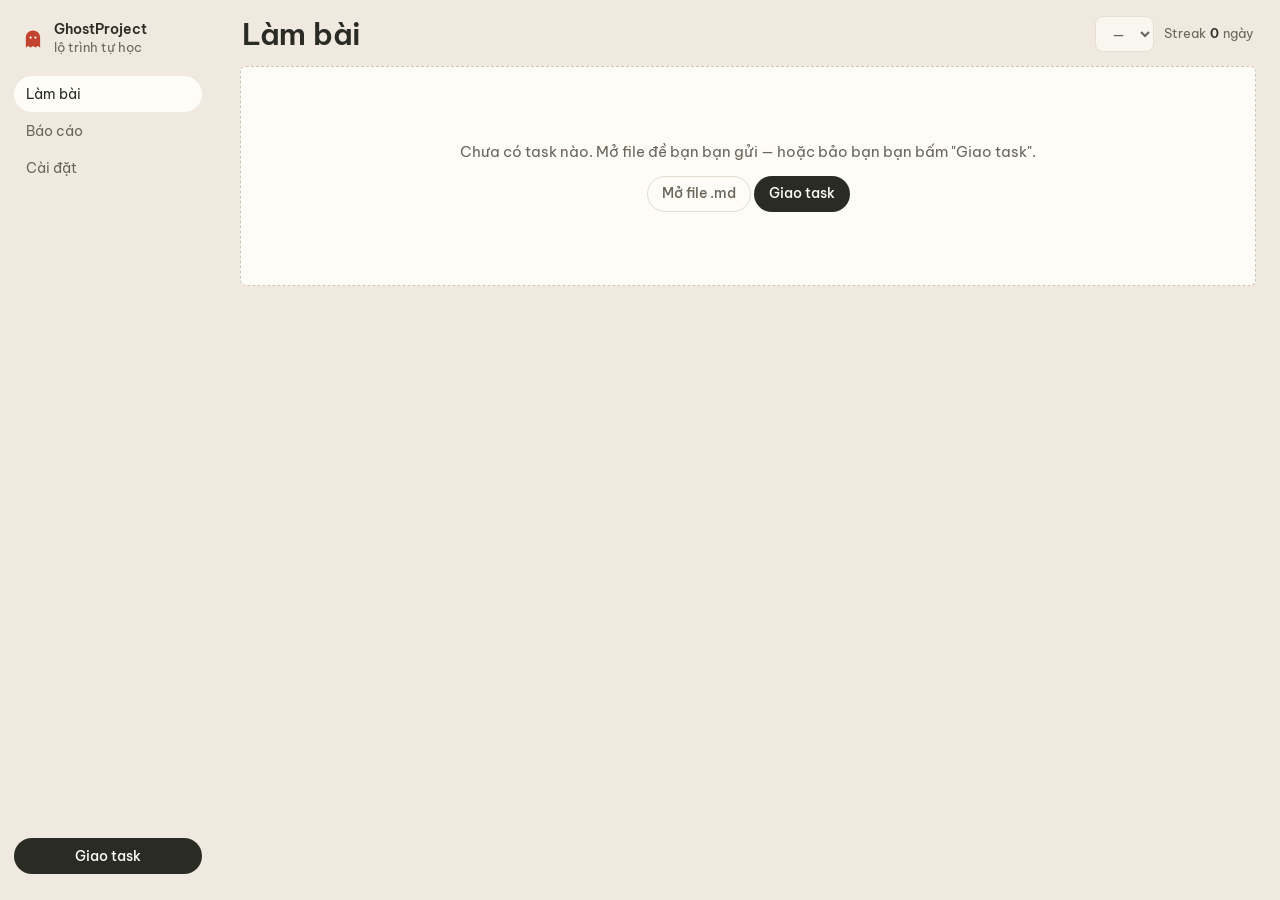
<file: index.html>
﻿<!doctype html>
<html lang="vi">
<head>
<meta charset="utf-8">
<meta name="viewport" content="width=device-width, initial-scale=1">
<title>GhostProject — Lộ trình tự học</title>
<link rel="preconnect" href="https://fonts.googleapis.com">
<link rel="preconnect" href="https://fonts.gstatic.com" crossorigin>
<link href="https://fonts.googleapis.com/css2?family=Be+Vietnam+Pro:wght@400;500;600&display=swap" rel="stylesheet">
<link rel="stylesheet" href="style.css">
</head>
<body>

<div class="app">
  <!-- shell: nav trên mặt bàn, trang giấy là nhân vật chính -->
  <aside class="sidebar" id="sidebar">
    <div class="who">
      <svg class="mark" viewBox="0 0 24 24" aria-hidden="true"><path d="M12 2.6c-4.3 0-7.8 3.3-7.8 7.6v11.2l2.6-1.8 2.6 1.8 2.6-1.8 2.6 1.8 2.6-1.8 2.6 1.8V10.2c0-4.3-3.5-7.6-7.8-7.6Z" fill="var(--margin)"/><circle cx="9.4" cy="10.4" r="1.25" fill="#fdfcf7"/><circle cx="14.6" cy="10.4" r="1.25" fill="#fdfcf7"/></svg>
      <div><b>GhostProject</b><span>lộ trình tự học</span></div>
      <button class="btn ghost close-sheet" id="menuClose" type="button" aria-label="Đóng menu">Đóng</button>
    </div>
    <nav aria-label="Mục chính">
      <a class="nav-item" href="#tab-dash" data-tab="dash">Làm bài</a>
      <a class="nav-item" href="#tab-report" data-tab="report">Báo cáo</a>
      <a class="nav-item" href="#tab-settings" data-tab="settings">Cài đặt</a>
    </nav>
    <div class="bottom">
      <button class="btn primary wide" data-assign type="button">Giao task</button>
    </div>
  </aside>

  <div class="canvas">
    <!-- phone: thanh 48px, menu mở sheet toàn màn hình -->
    <div class="phonebar">
      <svg class="mark" viewBox="0 0 24 24" aria-hidden="true"><path d="M12 2.6c-4.3 0-7.8 3.3-7.8 7.6v11.2l2.6-1.8 2.6 1.8 2.6-1.8 2.6 1.8 2.6-1.8 2.6 1.8V10.2c0-4.3-3.5-7.6-7.8-7.6Z" fill="var(--margin)"/><circle cx="9.4" cy="10.4" r="1.25" fill="#fdfcf7"/><circle cx="14.6" cy="10.4" r="1.25" fill="#fdfcf7"/></svg>
      <b>GhostProject</b>
      <button class="btn primary" data-assign type="button">Giao task</button>
      <button class="btn ghost" id="menuBtn" type="button" aria-label="Mở menu">Mở menu</button>
    </div>

    <!-- ============ LÀM BÀI — trang đề bên trái, trang vở bên phải ============ -->
    <section id="tab-dash" class="tab">
      <header class="ws-top">
        <h1 class="screen-title" id="wsTitle" data-screen="dash">Làm bài</h1>
        <span class="ws-name" id="wsName"></span>
        <span class="row-end" style="margin-left:auto">
          <select id="dayPick" class="input select-day" aria-label="Chọn day"></select>
          <span class="chip" id="chipCk" hidden></span>
          <span class="chip" id="chipDone" hidden></span>
          <span class="chip" id="chipStreak" hidden></span>
        </span>
      </header>

      <div class="split" id="wsSplit" hidden>
        <div class="pane pane-task" id="paneTask">
          <div class="pane-bar">
            <span id="taskTabs" style="display:contents"></span>
            <span class="spacer"></span>
            <button class="ghostbtn" id="collapseLeft" type="button" title="Gập trang đề">Gập đề ‹</button>
          </div>
          <div class="pane-scroll" id="taskBody"></div>
        </div>

        <div class="gutter" id="gutter" aria-hidden="true">
          <span class="grip"></span>
          <span class="split-num" id="splitNum">58%</span>
        </div>
        <button class="restore left" id="restoreLeft" type="button" hidden>Mở lại đề</button>
        <button class="restore right" id="restoreRight" type="button" hidden>Mở lại trang viết</button>

        <div class="pane pane-edit" id="paneEdit">
          <div class="pane-bar">
            <span class="savechip" id="saveState" role="status" aria-live="polite">Bản nháp: chưa có gì</span>
            <span class="meta" id="subInfo"></span>
            <span class="spacer"></span>
            <button class="ghostbtn" id="collapseRight" type="button" title="Gập trang viết">› Gập viết</button>
          </div>
          <div class="pane-scroll" style="padding-bottom:6px">
            <textarea id="repText" spellcheck="false" placeholder="Viết báo cáo ngay trên dòng kẻ — ngừng gõ là tự lưu."></textarea>
          </div>
          <div class="pane-preview" id="repPrevWrap" hidden>
            <div id="repPrev" class="md"></div>
          </div>
          <div class="pane-actions">
            <button class="ghostbtn" id="btnDlMd" type="button">Tạo file .md</button>
            <button class="ghostbtn" id="btnPreview" type="button" aria-expanded="false">Xem trước</button>
            <button class="ghostbtn" id="btnRefill" type="button" title="Điền lại mẫu báo cáo (hỏi trước khi thay nội dung)">Điền mẫu</button>
            <button class="ghostbtn" id="btnCopy" type="button">Sao chép</button>
            <button class="btn primary" id="btnSubmit" type="button" style="margin-left:auto">Nộp bài</button>
          </div>
        </div>
      </div>

      <div class="mtabs" id="mtabs" hidden>
        <button class="mtab on" data-pane="task" type="button">Task</button>
        <button class="mtab" data-pane="edit" type="button">Trả lời</button>
      </div>
      <div id="wsEmpty" hidden>
        <div class="empty" style="min-height:220px">
          <div>
            <p style="margin-bottom:12px">Chưa có task nào. Mở file đề bạn bạn gửi — hoặc bảo bạn bạn bấm "Giao task".</p>
            <button class="btn" id="importBtn" type="button">Mở file .md</button>
            <button class="btn primary" data-assign type="button">Giao task</button>
          </div>
        </div>
      </div>
      <input type="file" id="importFile" accept=".md,.markdown,.txt,.html,.htm,.css,.png,.jpg,.jpeg,.gif,.webp,.svg,.woff,.woff2,.ttf,.otf" multiple hidden>
    </section>

    <!-- ============ BÁO CÁO — cả hai bên đọc bài đã nộp ============ -->
    <section id="tab-report" class="tab col">
      <div class="title-row">
        <h2 class="screen-title" data-screen="report">Báo cáo</h2>
        <span class="row-end">
          <span class="meta" id="repListMeta"></span>
          <button class="btn" id="repFileBtn" type="button">Mở file .md</button>
          <button class="btn" id="dlAllReports" type="button">Tải tất cả .md</button>
        </span>
      </div>
      <div id="repList" class="rep-list"></div>
    </section>

    <!-- ============ CÀI ĐẶT ============ -->
    <section id="tab-settings" class="tab col-settings">
      <div class="title-row"><h2 class="screen-title" data-screen="settings">Cài đặt</h2></div>
      <div class="set-row">
        <div class="set-label">
          <h2>Turso (SQLite)</h2>
          <p>Hai máy dùng chung một database Turso: bạn bạn giao task, bạn nộp báo cáo (từng phiên bản), bản nháp cũng theo sang máy kia. Tạo database free ở turso.tech → copy URL + auth token dán vào đây (mỗi máy một lần).</p>
        </div>
        <div class="set-panel">
          <div class="set-fields">
            <label class="span2">URL database<input id="tursoUrl" class="input" placeholder="libsql://ten-db-org.turso.io" autocomplete="off"></label>
            <label class="span2">Token truy cập<input id="tursoToken" class="input" type="password" autocomplete="off"></label>
          </div>
          <div class="btnrow">
            <button class="btn primary" id="btnConnect" type="button">Kết nối &amp; đồng bộ</button>
            <span class="meta" id="syncStatus"></span>
          </div>
          <p class="meta" style="margin-top:10px">Token lưu trong trình duyệt máy này. Khi kết nối, dữ liệu máy này được gộp lên DB (bản mới hơn thắng) rồi kéo toàn bộ về.</p>
        </div>
      </div>
      <div class="set-row">
        <div class="set-label">
          <h2>Dữ liệu</h2>
          <p>Backup JSON của day, task (mọi file), checklist, báo cáo và bản nháp (không gồm token Turso).</p>
        </div>
        <div class="set-panel">
          <div class="btnrow" style="margin-top:0">
            <button class="btn" id="backupOut" type="button">Xuất backup .json</button>
            <button class="btn" id="backupIn" type="button">Nhập backup</button>
            <input type="file" id="backupFile" accept=".json" hidden>
          </div>
          <p class="meta" style="margin-top:10px">Nhập backup thay thế dữ liệu máy này; lần "Kết nối &amp; đồng bộ" sau sẽ gộp phần mới hơn lên Turso.</p>
        </div>
      </div>
      <div class="set-row">
        <div class="set-label">
          <h2>Báo cáo</h2>
          <p>Gộp mọi phiên bản mới nhất của từng day thành một file .md để lưu hoặc gửi đi.</p>
        </div>
        <div class="set-panel">
          <button class="btn" id="dlAllMd" type="button">Tải tất cả báo cáo .md</button>
          <p class="meta" style="margin-top:10px" id="allRepCount"></p>
        </div>
      </div>
      <div class="set-row">
        <div class="set-label">
          <h2>Xoá tất cả</h2>
          <p>Xoá day, task, checklist, báo cáo và bản nháp — cả trên Turso nếu đã kết nối. Không hoàn tác được.</p>
        </div>
        <div class="set-panel">
          <button class="btn danger" id="resetAll" type="button">Xoá dữ liệu GhostProject</button>
        </div>
      </div>
    </section>
  </div>
</div>

<!-- ============ GIAO TASK (modal) ============ -->
<div class="modal" id="assignModal" hidden>
  <div class="sheet" role="dialog" aria-modal="true" aria-labelledby="assignTitle">
    <header>
      <h2 id="assignTitle">Giao task</h2>
      <button class="btn ghost" id="assignClose" type="button">Đóng</button>
    </header>
    <div class="inline-field" style="margin-bottom:12px">
      <label for="crDay">Day</label>
      <input type="number" id="crDay" min="1" value="1" class="input num" style="width:88px">
      <label for="crTitle">Tiêu đề day</label>
      <input type="text" id="crTitle" class="input" style="flex:1;min-width:180px" placeholder="VD: Hàm và scope" autocomplete="off">
      <button class="btn" id="crFileBtn" type="button">Nhập file .md</button>
      <input type="file" id="crFile" accept=".md,.markdown,.txt,.html" hidden>
    </div>
    <p class="field-err" id="crTitleErr" hidden>Tiêu đề day là bắt buộc — đặt tên để hai bên nhận ra day này.</p>
    <p class="field-err" id="crDayErr" hidden>Day này đã có task — chọn số day khác.</p>
    <textarea id="crText" spellcheck="false"></textarea>
    <div class="btnrow">
      <button class="btn primary" id="btnCrSave" type="button">Đăng task</button>
      <button class="btn" id="btnCrDl" type="button">Tải taskday.md</button>
      <button class="btn ghost" id="btnCrPrev" type="button">Xem thử</button>
    </div>
    <div id="crPrev" class="md assign-prev"></div>
  </div>
</div>

<!-- ============ NHẬN FILE: xem trước + ghép CSS/ảnh rồi mới nhận ============ -->
<div class="modal" id="importModal" hidden>
  <div class="sheet" role="dialog" aria-modal="true" aria-labelledby="stageTitle">
    <header>
      <h2 id="stageTitle">Xem trước file</h2>
      <button class="btn ghost" id="stageClose" type="button">Đóng</button>
    </header>
    <div class="inline-field" style="margin-bottom:4px">
      <label for="stageDay">Day</label>
      <input type="number" id="stageDay" min="1" class="input num" style="width:88px">
      <label for="stageName">Tiêu đề day</label>
      <input type="text" id="stageName" class="input" style="flex:1;min-width:180px" placeholder="Bắt buộc — tên day" autocomplete="off">
    </div>
    <p class="field-err" id="stageTitleErr" hidden>Tiêu đề day là bắt buộc.</p>
    <p class="meta" id="stageNote" style="margin:6px 0 4px"></p>
    <p style="margin:0 0 4px"><span class="pill warn" id="stageOverwrite" hidden></span></p>
    <div id="stageList"></div>
    <div id="stageCss"></div>
    <div class="btnrow">
      <button class="btn primary" id="btnStageAccept" type="button" disabled>Nhận</button>
      <button class="btn ghost" id="stageCancel" type="button">Huỷ</button>
    </div>
  </div>
</div>

<div id="toast" class="toast" hidden></div>
<script src="app.js"></script>
</body>
</html>
</file>
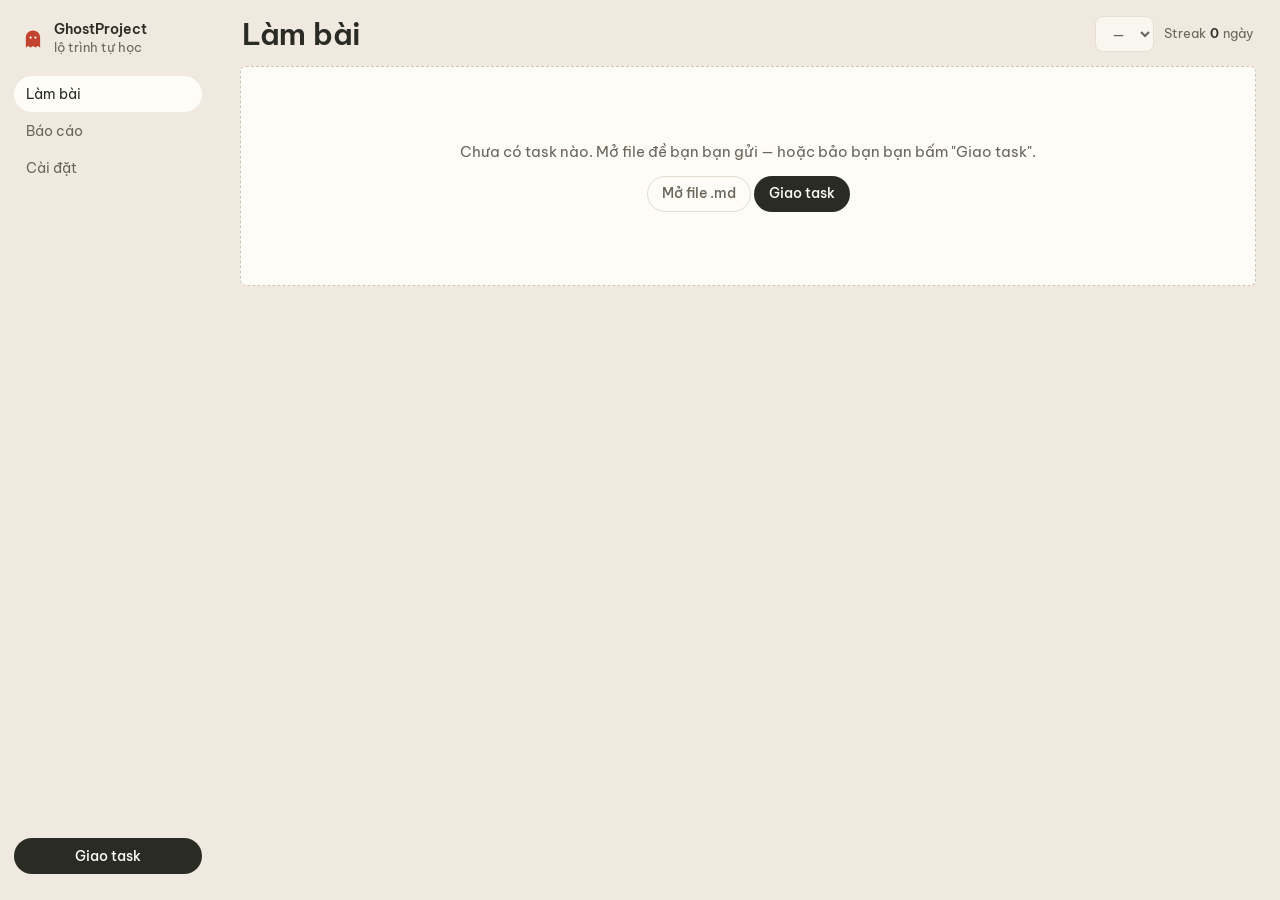
<file: ghostproject.html>
﻿<!doctype html>
<html lang="vi">
<head>
<meta charset="utf-8">
<meta name="viewport" content="width=device-width, initial-scale=1">
<title>GhostProject — Lộ trình tự học</title>
<link rel="preconnect" href="https://fonts.googleapis.com">
<link rel="preconnect" href="https://fonts.gstatic.com" crossorigin>
<link href="https://fonts.googleapis.com/css2?family=Be+Vietnam+Pro:wght@400;500;600&display=swap" rel="stylesheet">
<style>
/* GhostProject — thế giới "Vở ngang 5 dòng" (seed:d98988574edce53d, do người dùng chốt).
   Bàn học màu kem ấm; mỗi pane là một trang giấy: pane trái = trang đề, pane phải = trang vở
   kẻ dòng 34px với lề đỏ. Mực là màu chính; đỏ chỉ dành cho lề và trạng thái lỗi. */

:root{
  --desk:#efe9df;
  --paper:#fdfcf7; --paper-dim:#f4f0e6;
  --rule:#c9d6e2; --rule-soft:#e7ebee;
  --edge:#e4dccd; --edge-soft:#ede7da;
  --margin:#c2432f;
  --ink:#2b2b26; --ink-hover:#3d3b33;
  --muted:#6b655a;
  --positive-bg:#e2ece6; --positive-ink:#24503c;
  --negative:#b23a26; --negative-bg:#f6e4de;
  --neutral-bg:#efe9df; --neutral-ink:#5c564a;
  --font:"Be Vietnam Pro",system-ui,-apple-system,"Segoe UI",sans-serif;
  --fs-body:15px; --fs-small:12.5px;
  --radius-page:6px; --radius-input:8px;
  --gap:16px; --pad:24px; --line:34px; /* nhịp dòng kẻ */
  --shadow-page:0 2px 10px rgba(76,60,30,.10), 0 1px 3px rgba(76,60,30,.06);
  --ease-out:cubic-bezier(.22,1,.36,1); --t-press:120ms; --t-hover:150ms; --t-ui:200ms;
}

*,*::before,*::after{box-sizing:border-box}
[hidden]{display:none !important}
html{-webkit-text-size-adjust:100%;text-size-adjust:100%}
body{margin:0;background:var(--desk);color:var(--ink);font:var(--fs-body)/1.55 var(--font);-webkit-font-smoothing:antialiased}
h1,h2,h3,p,figure,ul,ol{margin:0}
ul[class],ol[class]{padding:0;list-style:none}
img,svg,video,iframe{display:block;max-width:100%}
button,input,select,textarea{font:inherit;color:inherit}
a{color:inherit;text-decoration:none}
.num,table{font-variant-numeric:tabular-nums}
code{background:var(--paper-dim);border-radius:4px;padding:1px 5px;font-size:.9em}
::selection{background:#d9e2ec}
:focus-visible{outline:2px solid var(--ink);outline-offset:2px;border-radius:4px}

/* thanh cuộn: cùng họ màu bàn, không mặc định trình duyệt */
*{scrollbar-width:thin;scrollbar-color:#cfc7b5 transparent}
::-webkit-scrollbar{width:10px;height:10px}
::-webkit-scrollbar-thumb{background:#cfc7b5;border-radius:999px;border:3px solid transparent;background-clip:content-box}
::-webkit-scrollbar-track{background:transparent}

/* ---------- shell ---------- */
.app{display:grid;grid-template-columns:216px minmax(0,1fr);min-height:100svh}
.sidebar{position:sticky;top:0;height:100svh;display:flex;flex-direction:column;padding:20px 14px 16px;overflow:auto}
.who{display:flex;align-items:center;gap:10px;padding:0 8px 18px}
.who .mark{width:22px;height:22px;flex:none}
.who b{display:block;font-size:14px;font-weight:600;line-height:18px}
.who span{display:block;font-size:var(--fs-small);color:var(--muted)}
.nav-item{display:flex;align-items:center;height:36px;margin:1px 0;padding:0 12px;border-radius:999px;font-size:14px;color:var(--muted);transition:background-color var(--t-hover) ease,color var(--t-hover) ease}
.nav-item:hover{background:var(--paper);color:var(--ink)}
.nav-item[aria-current="page"]{background:var(--paper);color:var(--ink)}
.sidebar .bottom{margin-top:auto;padding-top:20px}
.canvas{min-width:0;padding:0 var(--pad) var(--pad)}

/* phone: nav gập vào thanh 48px, menu mở sheet toàn màn hình */
.phonebar{display:none}
.who .close-sheet{display:none}
@media(max-width:860px){
  .app{grid-template-columns:minmax(0,1fr)}
  .phonebar{display:flex;align-items:center;gap:10px;position:sticky;top:0;z-index:15;height:48px;padding:0 18px;background:var(--desk)}
  .phonebar .mark{width:20px;height:20px}
  .phonebar b{font-size:14px;font-weight:600;margin-right:auto}
  .phonebar .btn{height:32px;padding:0 12px;font-size:13px}
  .sidebar{position:fixed;inset:0;z-index:30;height:100%;background:var(--desk);transform:translateX(-100%);transition:transform var(--t-ui) var(--ease-out);padding-top:12px}
  .sidebar.open{transform:none}
  .who{justify-content:space-between}
  .who .close-sheet{display:inline-flex}
  .canvas{padding:0 18px 14px}
}

/* ---------- title: mỗi màn đúng một h1 ---------- */
.tab{display:none;scroll-margin-top:56px}
.tab.active{display:block}
.title-row{display:flex;align-items:center;justify-content:space-between;gap:14px;padding:18px 2px 16px;flex-wrap:wrap}
.title-row .screen-title{font-size:22px;line-height:1.25;font-weight:600;letter-spacing:-0.01em}
.row-end{display:inline-flex;align-items:center;gap:10px;flex-wrap:wrap}
.meta{color:var(--muted);font-size:var(--fs-small)}
.footnote{color:var(--muted);font-size:var(--fs-small);margin:26px 2px 0}
.footnote a{text-decoration:underline;text-underline-offset:3px;text-decoration-color:var(--edge)}
.footnote a:hover{color:var(--ink)}

/* ---------- làm bài: thanh trên bàn học ---------- */
.ws-top{display:flex;align-items:center;gap:14px;padding:16px 2px 14px;flex-wrap:wrap}
.ws-top .screen-title{font-size:30px;line-height:1.1;font-weight:600;letter-spacing:-0.01em}
.ws-name{color:var(--muted);font-weight:500}
.select-day{max-width:150px}

/* chip trạng thái: giấy nhỏ trên bàn */
.chip{display:inline-flex;align-items:center;gap:4px;height:26px;font-size:var(--fs-small);color:var(--muted);white-space:nowrap}
.chip b{color:var(--ink);font-weight:600}

/* ---------- hai trang giấy ---------- */
.split{position:relative;display:flex;align-items:stretch;gap:0;height:calc(100svh - 96px);min-height:420px}
.pane{position:relative;display:flex;flex-direction:column;min-width:0;background:var(--paper);border-radius:var(--radius-page);box-shadow:var(--shadow-page)}
.pane::before{ /* lề đỏ dọc */
  content:"";position:absolute;top:0;bottom:0;left:44px;width:1px;background:var(--margin);opacity:.5;pointer-events:none}
.pane-task{width:calc(var(--split,58)*1%)}
.pane-edit{flex:1;min-width:220px}
.split.panes-right .pane-task{display:none}
.split.panes-left .pane-edit{display:none}
.split.panes-left .pane-task,.split.panes-right .pane-edit{flex:1;width:auto}
.split.panes-left .gutter,.split.panes-right .gutter{display:none}
/* một trang chiếm trọn khung: hết vỏ hộp, giấy chạm mép */
.pane.full{border-radius:0;box-shadow:none}

/* thanh công cụ trong trang (phía trên nội dung, xuống dòng kẻ riêng) */
.pane-bar{display:flex;align-items:center;gap:10px;min-height:44px;padding:6px 14px 6px 56px;border-bottom:1px solid var(--edge-soft);flex-wrap:nowrap;overflow-x:auto;scrollbar-width:none}
.pane-bar::-webkit-scrollbar{display:none}
.pane-bar .spacer{flex:1}
.filetab{flex:none;white-space:nowrap;border:1px solid transparent;background:transparent;border-radius:999px;height:26px;padding:0 10px;font-size:var(--fs-small);color:var(--muted);cursor:pointer}
.filetab:hover{background:var(--paper-dim);color:var(--ink)}
.filetab.on{background:var(--paper-dim);border-color:var(--edge);color:var(--ink);font-weight:500}
.ghostbtn{border:0;background:transparent;color:var(--muted);height:26px;padding:0 8px;border-radius:6px;font-size:var(--fs-small);cursor:pointer}
.ghostbtn:hover{background:var(--paper-dim);color:var(--ink)}

/* tay kéo chia pane — kéo hiện số % ngay tại tay cầm */
.gutter{flex:none;width:18px;display:grid;place-items:center;cursor:col-resize;position:relative;border-radius:999px}
.gutter .grip{width:3px;height:44px;border-radius:999px;background:#cfc7b5;transition:background-color var(--t-hover) ease}
.gutter:hover .grip,.split.dragging .grip{background:var(--ink)}
.split-num{position:absolute;top:14px;left:50%;transform:translateX(-50%);background:var(--ink);color:var(--paper);font-size:11px;font-weight:600;padding:3px 7px;border-radius:999px;opacity:0;pointer-events:none;transition:opacity var(--t-hover) ease}
.gutter:hover .split-num,.split.dragging .split-num{opacity:1}
.split.dragging{cursor:col-resize;user-select:none}

/* khôi phục trang đã gập: tab mảnh trong khe bàn */
.restore{position:absolute;top:18px;width:22px;height:64px;border:1px solid var(--edge);background:var(--paper);border-radius:0 6px 6px 0;color:var(--muted);font-size:11px;line-height:1.1;cursor:pointer;padding:0 3px}
.restore:hover{color:var(--ink)}
.restore.left{left:0;border-left:0;writing-mode:vertical-rl}
.restore.right{right:0;border-radius:6px 0 0 6px;writing-mode:vertical-rl}

/* nội dung trang đề */
.pane-scroll{flex:1;min-height:0;overflow:auto;padding:16px 20px 28px 56px}
.pane-scroll .frame-wrap{height:100%}
.task-frame{width:100%;height:100%;border:0;background:var(--paper)}
/* trang vở: textarea chiếm nốt trang, cuộn nội bên trong để dòng kẻ đi theo chữ */
.pane-edit .pane-scroll{display:flex;flex-direction:column}

/* trang vở: dòng kẻ 34px cuộn theo chữ */
#repText{
  display:block;width:100%;flex:1 0 auto;min-height:300px;
  border:0;background:transparent;color:var(--ink);caret-color:var(--ink);
  font:15px/var(--line) var(--font);padding:0 4px;outline:none;resize:none;
  background-image:repeating-linear-gradient(to bottom,transparent 0,transparent 33px,var(--rule) 33px,var(--rule) 34px);
  background-attachment:local;
}
#repText::placeholder{color:var(--muted)}
#repText:focus-visible{outline:2px solid var(--ink);outline-offset:-2px}

/* trạng thái lưu — ghi chú bút chì, nói thật điều đang xảy ra */
.savechip{color:var(--muted);font-size:var(--fs-small)}
.savechip.err{color:var(--negative);font-weight:500}

/* hành động ở đáy trang vở */
.pane-actions{display:flex;align-items:center;gap:12px;padding:10px 14px 12px 56px;border-top:1px solid var(--edge-soft);flex-wrap:wrap}
.pane-actions .btn.primary{margin-left:auto}
.pane-actions .ghostbtn{height:34px;padding:0 6px}.pane-preview{flex:none;max-height:32vh;overflow:auto;border-top:1px solid var(--edge-soft);padding:10px 14px 12px 56px}

/* mobile: hai tab thay chia đôi, giữ từng trang riêng */
.mtabs{display:none}
@media(max-width:999px){
  .canvas{display:flex;flex-direction:column;height:100svh;min-height:0}
  .tab.active{flex:1;min-height:0;overflow:auto}
  #tab-dash.active{display:flex;flex-direction:column;overflow:auto}
  .split{display:block;flex:1 1 auto;min-height:0;height:auto}
  .mtabs{display:flex;gap:8px;padding:10px 0;flex:none}
  .mtab{height:32px;padding:0 16px;border-radius:999px;border:1px solid var(--edge);background:var(--paper);color:var(--muted);font-size:13.5px;font-weight:500;cursor:pointer}
  .mtab.on{background:var(--ink);color:var(--paper);border-color:transparent}
  .pane{display:none}
  .split .pane.mobile-open{display:flex;height:100%;width:auto;flex:1}
  .pane.full{border-radius:var(--radius-page);box-shadow:var(--shadow-page)}
  .pane::before{left:22px}
  .gutter,.restore,#collapseLeft,#collapseRight{display:none}
  .pane-bar,.pane-actions{padding-left:44px}
  .pane-bar .filetab{max-width:calc(50% - 8px);overflow:hidden;text-overflow:ellipsis}
  .pane-scroll{padding-left:44px;padding-right:12px}
  .md th,.md td{padding-left:6px;padding-right:6px}
  .md th{white-space:normal}
}

/* ---------- báo cáo: danh sách phiên bản ---------- */
.rep-list{display:grid;gap:12px}
.rep-item{position:relative;background:var(--paper);border:1px solid var(--edge-soft);border-radius:var(--radius-page);padding:0 20px 0 52px;min-width:0}
.rep-item::before,.set-panel::before{ /* lề đỏ: cùng một trang giấy với pane đề */
  content:"";position:absolute;left:34px;top:0;bottom:0;width:1px;background:var(--margin);opacity:.4;pointer-events:none}
.rep-item>summary,.rep-head{display:flex;align-items:center;gap:12px;min-height:54px;padding:10px 0;list-style:none;cursor:pointer}
.rep-item>summary::-webkit-details-marker{display:none}
.rep-item>summary::after{content:"+";margin-left:4px;color:var(--muted);font-weight:500}
.rep-item[open]>summary::after{content:"–"}
.rep-item[open]>summary{border-bottom:1px solid var(--edge-soft);cursor:default}
.rep-item .d{width:64px;flex:none;font-weight:600}
.rep-item .name{flex:1;min-width:0;overflow:hidden;text-overflow:ellipsis;white-space:nowrap}
.rep-item .fig{width:70px;flex:none;text-align:right;color:var(--muted)}
.rep-item .when{white-space:nowrap}
@media(max-width:600px){.rep-item .when{display:none}}
.rep-item .md{padding:14px 0 20px;max-width:68ch}
.empty{display:grid;place-items:center;min-height:96px;padding:16px;border:1px dashed #cfc6b3;border-radius:var(--radius-page);color:var(--muted);text-align:center;background:var(--paper)}
/* lịch sử phiên bản: tách bằng hairline, không hộp lồng hộp */
.ver{border-top:1px solid var(--edge-soft);padding-top:10px;margin-top:10px}
.ver>summary{display:inline-flex;gap:8px;align-items:center;font-size:var(--fs-small);color:var(--muted);cursor:pointer;list-style:none}
.ver>summary::-webkit-details-marker{display:none}
.ver>summary::after{content:"+"}
.ver[open]>summary::after{content:"–"}

/* pill trạng thái: tint nhạt + mực cùng sắc */
.pill{display:inline-flex;align-items:center;height:22px;padding:0 9px;border-radius:999px;font-size:var(--fs-small);font-weight:500;background:var(--neutral-bg);color:var(--neutral-ink);white-space:nowrap;flex:none}
.pill.pos{background:var(--positive-bg);color:var(--positive-ink)}
.pill.warn{background:var(--negative-bg);color:var(--negative)}
#stageOverwrite{white-space:normal;height:auto;max-width:100%;padding:5px 10px;line-height:1.45;display:inline-block}

/* ---------- controls ---------- */
.btn{display:inline-flex;align-items:center;justify-content:center;gap:8px;height:36px;padding:0 14px;border-radius:999px;border:1px solid var(--edge);background:var(--paper);font-weight:500;font-size:13.5px;cursor:pointer;transition:background-color var(--t-hover) ease,transform var(--t-press) var(--ease-out)}
.btn.wide{width:100%}
.sidebar .bottom .btn.wide{margin-bottom:10px}
.btn:hover{background:var(--paper-dim)}
.btn:active{transform:translateY(1px)}
.btn.primary{background:var(--ink);color:var(--paper);border-color:transparent}
.btn.primary:hover{background:var(--ink-hover)}
.btn.ghost{border-color:transparent;background:transparent}
.btn.ghost:hover{background:var(--paper-dim)}
.btn.danger{border-color:transparent;background:transparent;color:var(--negative)}
.btn.danger:hover{background:var(--negative-bg)}
.btn:disabled{opacity:.4;cursor:not-allowed}
.input,select.input{height:36px;padding:0 12px;border:1px solid var(--edge);border-radius:var(--radius-input);background:var(--paper);color:var(--ink)}
.input:focus-visible{outline:2px solid var(--ink);outline-offset:1px}
.btnrow{display:flex;gap:10px;flex-wrap:wrap;margin-top:16px}
.inline-field{display:flex;align-items:center;gap:8px;flex-wrap:wrap}
.inline-field label{color:var(--muted);font-size:var(--fs-small)}
.field-err{color:var(--negative);font-size:var(--fs-small);margin-top:4px}

/* ---------- tài liệu md trong trang giấy ---------- */
.md{min-width:0}
.md h1{font-size:19px;line-height:1.3;font-weight:600;margin:0 0 10px}
.md .doc-title{font-size:18px;margin-bottom:10px}
.md h2{font-size:15.5px;font-weight:600;margin:20px 0 8px}
.md h3{font-size:14px;font-weight:600;margin:14px 0 6px}
.md h2:first-child,.md h1:first-child,.md .doc-title:first-child{margin-top:0}
.md p{margin:0 0 10px;line-height:1.55}
.md table{border-collapse:collapse;width:100%;margin:10px 0}
.md th{height:32px;padding:0 10px;text-align:left;font-weight:400;font-size:var(--fs-small);color:var(--muted);border-bottom:1px solid var(--edge);white-space:nowrap}
.md td{padding:6px 10px;border-bottom:1px solid var(--edge-soft);vertical-align:baseline}
.md th.n,.md td.n{text-align:right}
.md tbody tr:last-child td{border-bottom:0}
.md blockquote{margin:12px 0;padding:2px 0 2px 14px;border-left:1px solid var(--edge);color:var(--muted);font-size:13.5px}
.md pre{background:var(--paper-dim);border-radius:6px;padding:12px 14px;overflow:auto}
.md pre code{background:none;padding:0}
.md ul,.md ol{margin:4px 0;padding-left:1.4em}
.md li{margin:2px 0}
.md a{text-decoration:underline;text-underline-offset:2px;text-decoration-color:var(--edge)}
.md a:hover{text-decoration-color:currentColor}
.md img{max-width:100%;height:auto;border:1px solid var(--edge-soft);border-radius:4px;margin:6px 0}
.md hr{border:0;border-top:1px solid var(--edge-soft);margin:16px 0}
.md li.ckline{list-style:none;margin-left:-1.5em}
.ck{display:flex;gap:10px;align-items:flex-start;padding:3px 0;cursor:pointer}
.ck input{appearance:none;-webkit-appearance:none;width:16px;height:16px;flex:none;margin-top:9px;border:1.5px solid var(--ink);border-radius:3px;background:var(--paper);cursor:pointer}
.ck input:checked{background:var(--ink) url('data:image/svg+xml;utf8,<svg xmlns="http://www.w3.org/2000/svg" viewBox="0 0 16 16"><path d="M4 8.5 7 11.5 12 5" fill="none" stroke="%23fdfcf7" stroke-width="2" stroke-linecap="round" stroke-linejoin="round"/></svg>') center/11px no-repeat;border-color:var(--ink)}
.ck.done span{text-decoration:line-through;color:var(--muted)}

/* ---------- cài đặt: nhãn trái + trang giấy phải ---------- */
.col-settings,.col{max-width:1060px;margin-inline:auto}
.set-row{display:grid;grid-template-columns:400px minmax(0,640px);gap:var(--gap);padding:28px 0;border-top:1px solid var(--edge)}
.set-row:first-of-type{border-top:0;padding-top:6px}
.set-label h2{font-size:15.5px;font-weight:600;margin-bottom:6px}
.set-label p{color:var(--muted);font-size:14px;max-width:44ch}
.set-panel{position:relative;background:var(--paper);border:1px solid var(--edge-soft);border-radius:var(--radius-page);padding:18px 18px 18px 52px;min-width:0}
.set-fields{display:grid;grid-template-columns:1fr 1fr;gap:10px 12px}
.set-fields label{display:grid;gap:4px;font-size:var(--fs-small);color:var(--muted)}
.set-fields .span2{grid-column:1/-1}
.set-fields input{width:100%}
@media(max-width:720px){.set-fields{grid-template-columns:1fr}}
@media(max-width:860px){.set-row{grid-template-columns:1fr;gap:12px;padding:22px 0}}

/* ---------- toast: feedback nổi ---------- */
.toast{position:fixed;bottom:24px;left:50%;transform:translateX(-50%);background:var(--ink);color:var(--paper);padding:10px 18px;border-radius:999px;font-size:13px;z-index:99;box-shadow:0 6px 18px rgba(43,43,38,.18)}

/* ---------- modal: một trang giấy nổi lên ---------- */
.modal{position:fixed;inset:0;z-index:80;display:grid;place-items:center;padding:16px;background:rgba(43,43,38,.34)}
.sheet{width:min(760px,100%);max-height:calc(100svh - 32px);overflow:auto;background:var(--paper);border:1px solid var(--edge);border-radius:8px;padding:22px} /* không bóng: màn tối đã tách trang giấy khỏi bàn */
/* sheet nhập file: đầu + chân đứng yên, chỉ danh sách file cuộn */
#importModal .sheet{display:flex;flex-direction:column;overflow:hidden}
#importModal .sheet>header,#importModal .inline-field,#importModal .field-err,#importModal #stageNote,#importModal #stageOverwrite{flex:none}
#importModal #stageList{flex:1 1 auto;min-height:0;overflow:auto;padding-right:4px}
#importModal #stageCss{flex:none;max-height:30vh;overflow:auto}
#importModal .btnrow{flex:none;margin-top:10px;padding-top:12px;border-top:1px solid var(--edge-soft)}
.sheet>header{display:flex;align-items:center;justify-content:space-between;gap:12px;margin-bottom:14px}
.sheet h2{font-size:18px;font-weight:600}
.sheet textarea{min-height:240px;border:1px solid var(--edge);border-radius:var(--radius-input);background:var(--paper);width:100%;padding:12px;font:14px/22px var(--font);resize:vertical}
.assign-prev{border-top:1px solid var(--edge-soft);margin-top:16px;padding-top:14px}
.stage-file{border-top:1px solid var(--edge-soft);padding:12px 0}
.stage-file:first-child{border-top:0;padding-top:2px}
.stage-head{display:flex;align-items:center;gap:10px;flex-wrap:wrap;margin-bottom:6px}
.stage-head .name{font-weight:500;min-width:0;overflow:hidden;text-overflow:ellipsis;white-space:nowrap}
.stage-prev{max-height:40vh;overflow:auto;border-top:1px solid var(--edge-soft);margin-top:10px;padding-top:10px}
.stage-frame{width:100%;height:38vh;border:1px solid var(--edge);border-radius:4px;background:var(--paper)}
.mcss{display:grid;gap:4px;margin-top:8px}
.mcss label{font-size:var(--fs-small);color:var(--muted)}
.mcss textarea{min-height:90px;font:12.5px/18px ui-monospace,SFMono-Regular,Consolas,monospace}

/* một khoảnh khắc chuyển động duy nhất: trang giấy hiện ra (chỉ mờ dần — không trượt, để không đè lên tab mobile) */
.pane{animation:page-in .2s var(--ease-out) both}
@keyframes page-in{from{opacity:0}to{opacity:1}}
@media(prefers-reduced-motion:reduce){.pane{animation:none}}
@media(max-width:860px){
  .ws-top .screen-title{font-size:24px}
}
@media(prefers-reduced-motion:reduce){*,*::before,*::after{transition-duration:0.01ms !important}}

</style>
</head>
<body>

<div class="app">
  <!-- shell: nav trên mặt bàn, trang giấy là nhân vật chính -->
  <aside class="sidebar" id="sidebar">
    <div class="who">
      <svg class="mark" viewBox="0 0 24 24" aria-hidden="true"><path d="M12 2.6c-4.3 0-7.8 3.3-7.8 7.6v11.2l2.6-1.8 2.6 1.8 2.6-1.8 2.6 1.8 2.6-1.8 2.6 1.8V10.2c0-4.3-3.5-7.6-7.8-7.6Z" fill="var(--margin)"/><circle cx="9.4" cy="10.4" r="1.25" fill="#fdfcf7"/><circle cx="14.6" cy="10.4" r="1.25" fill="#fdfcf7"/></svg>
      <div><b>GhostProject</b><span>lộ trình tự học</span></div>
      <button class="btn ghost close-sheet" id="menuClose" type="button" aria-label="Đóng menu">Đóng</button>
    </div>
    <nav aria-label="Mục chính">
      <a class="nav-item" href="#tab-dash" data-tab="dash">Làm bài</a>
      <a class="nav-item" href="#tab-report" data-tab="report">Báo cáo</a>
      <a class="nav-item" href="#tab-settings" data-tab="settings">Cài đặt</a>
    </nav>
    <div class="bottom">
      <button class="btn primary wide" data-assign type="button">Giao task</button>
    </div>
  </aside>

  <div class="canvas">
    <!-- phone: thanh 48px, menu mở sheet toàn màn hình -->
    <div class="phonebar">
      <svg class="mark" viewBox="0 0 24 24" aria-hidden="true"><path d="M12 2.6c-4.3 0-7.8 3.3-7.8 7.6v11.2l2.6-1.8 2.6 1.8 2.6-1.8 2.6 1.8 2.6-1.8 2.6 1.8V10.2c0-4.3-3.5-7.6-7.8-7.6Z" fill="var(--margin)"/><circle cx="9.4" cy="10.4" r="1.25" fill="#fdfcf7"/><circle cx="14.6" cy="10.4" r="1.25" fill="#fdfcf7"/></svg>
      <b>GhostProject</b>
      <button class="btn primary" data-assign type="button">Giao task</button>
      <button class="btn ghost" id="menuBtn" type="button" aria-label="Mở menu">Mở menu</button>
    </div>

    <!-- ============ LÀM BÀI — trang đề bên trái, trang vở bên phải ============ -->
    <section id="tab-dash" class="tab">
      <header class="ws-top">
        <h1 class="screen-title" id="wsTitle" data-screen="dash">Làm bài</h1>
        <span class="ws-name" id="wsName"></span>
        <span class="row-end" style="margin-left:auto">
          <select id="dayPick" class="input select-day" aria-label="Chọn day"></select>
          <span class="chip" id="chipCk" hidden></span>
          <span class="chip" id="chipDone" hidden></span>
          <span class="chip" id="chipStreak" hidden></span>
        </span>
      </header>

      <div class="split" id="wsSplit" hidden>
        <div class="pane pane-task" id="paneTask">
          <div class="pane-bar">
            <span id="taskTabs" style="display:contents"></span>
            <span class="spacer"></span>
            <button class="ghostbtn" id="collapseLeft" type="button" title="Gập trang đề">Gập đề ‹</button>
          </div>
          <div class="pane-scroll" id="taskBody"></div>
        </div>

        <div class="gutter" id="gutter" aria-hidden="true">
          <span class="grip"></span>
          <span class="split-num" id="splitNum">58%</span>
        </div>
        <button class="restore left" id="restoreLeft" type="button" hidden>Mở lại đề</button>
        <button class="restore right" id="restoreRight" type="button" hidden>Mở lại trang viết</button>

        <div class="pane pane-edit" id="paneEdit">
          <div class="pane-bar">
            <span class="savechip" id="saveState" role="status" aria-live="polite">Bản nháp: chưa có gì</span>
            <span class="meta" id="subInfo"></span>
            <span class="spacer"></span>
            <button class="ghostbtn" id="collapseRight" type="button" title="Gập trang viết">› Gập viết</button>
          </div>
          <div class="pane-scroll" style="padding-bottom:6px">
            <textarea id="repText" spellcheck="false" placeholder="Viết báo cáo ngay trên dòng kẻ — ngừng gõ là tự lưu."></textarea>
          </div>
          <div class="pane-preview" id="repPrevWrap" hidden>
            <div id="repPrev" class="md"></div>
          </div>
          <div class="pane-actions">
            <button class="ghostbtn" id="btnDlMd" type="button">Tạo file .md</button>
            <button class="ghostbtn" id="btnPreview" type="button" aria-expanded="false">Xem trước</button>
            <button class="ghostbtn" id="btnRefill" type="button" title="Điền lại mẫu báo cáo (hỏi trước khi thay nội dung)">Điền mẫu</button>
            <button class="ghostbtn" id="btnCopy" type="button">Sao chép</button>
            <button class="btn primary" id="btnSubmit" type="button" style="margin-left:auto">Nộp bài</button>
          </div>
        </div>
      </div>

      <div class="mtabs" id="mtabs" hidden>
        <button class="mtab on" data-pane="task" type="button">Task</button>
        <button class="mtab" data-pane="edit" type="button">Trả lời</button>
      </div>
      <div id="wsEmpty" hidden>
        <div class="empty" style="min-height:220px">
          <div>
            <p style="margin-bottom:12px">Chưa có task nào. Mở file đề bạn bạn gửi — hoặc bảo bạn bạn bấm "Giao task".</p>
            <button class="btn" id="importBtn" type="button">Mở file .md</button>
            <button class="btn primary" data-assign type="button">Giao task</button>
          </div>
        </div>
      </div>
      <input type="file" id="importFile" accept=".md,.markdown,.txt,.html,.htm,.css,.png,.jpg,.jpeg,.gif,.webp,.svg,.woff,.woff2,.ttf,.otf" multiple hidden>
    </section>

    <!-- ============ BÁO CÁO — cả hai bên đọc bài đã nộp ============ -->
    <section id="tab-report" class="tab col">
      <div class="title-row">
        <h2 class="screen-title" data-screen="report">Báo cáo</h2>
        <span class="row-end">
          <span class="meta" id="repListMeta"></span>
          <button class="btn" id="repFileBtn" type="button">Mở file .md</button>
          <button class="btn" id="dlAllReports" type="button">Tải tất cả .md</button>
        </span>
      </div>
      <div id="repList" class="rep-list"></div>
    </section>

    <!-- ============ CÀI ĐẶT ============ -->
    <section id="tab-settings" class="tab col-settings">
      <div class="title-row"><h2 class="screen-title" data-screen="settings">Cài đặt</h2></div>
      <div class="set-row">
        <div class="set-label">
          <h2>Turso (SQLite)</h2>
          <p>Hai máy dùng chung một database Turso: bạn bạn giao task, bạn nộp báo cáo (từng phiên bản), bản nháp cũng theo sang máy kia. Tạo database free ở turso.tech → copy URL + auth token dán vào đây (mỗi máy một lần).</p>
        </div>
        <div class="set-panel">
          <div class="set-fields">
            <label class="span2">URL database<input id="tursoUrl" class="input" placeholder="libsql://ten-db-org.turso.io" autocomplete="off"></label>
            <label class="span2">Token truy cập<input id="tursoToken" class="input" type="password" autocomplete="off"></label>
          </div>
          <div class="btnrow">
            <button class="btn primary" id="btnConnect" type="button">Kết nối &amp; đồng bộ</button>
            <span class="meta" id="syncStatus"></span>
          </div>
          <p class="meta" style="margin-top:10px">Token lưu trong trình duyệt máy này. Khi kết nối, dữ liệu máy này được gộp lên DB (bản mới hơn thắng) rồi kéo toàn bộ về.</p>
        </div>
      </div>
      <div class="set-row">
        <div class="set-label">
          <h2>Dữ liệu</h2>
          <p>Backup JSON của day, task (mọi file), checklist, báo cáo và bản nháp (không gồm token Turso).</p>
        </div>
        <div class="set-panel">
          <div class="btnrow" style="margin-top:0">
            <button class="btn" id="backupOut" type="button">Xuất backup .json</button>
            <button class="btn" id="backupIn" type="button">Nhập backup</button>
            <input type="file" id="backupFile" accept=".json" hidden>
          </div>
          <p class="meta" style="margin-top:10px">Nhập backup thay thế dữ liệu máy này; lần "Kết nối &amp; đồng bộ" sau sẽ gộp phần mới hơn lên Turso.</p>
        </div>
      </div>
      <div class="set-row">
        <div class="set-label">
          <h2>Báo cáo</h2>
          <p>Gộp mọi phiên bản mới nhất của từng day thành một file .md để lưu hoặc gửi đi.</p>
        </div>
        <div class="set-panel">
          <button class="btn" id="dlAllMd" type="button">Tải tất cả báo cáo .md</button>
          <p class="meta" style="margin-top:10px" id="allRepCount"></p>
        </div>
      </div>
      <div class="set-row">
        <div class="set-label">
          <h2>Xoá tất cả</h2>
          <p>Xoá day, task, checklist, báo cáo và bản nháp — cả trên Turso nếu đã kết nối. Không hoàn tác được.</p>
        </div>
        <div class="set-panel">
          <button class="btn danger" id="resetAll" type="button">Xoá dữ liệu GhostProject</button>
        </div>
      </div>
    </section>
  </div>
</div>

<!-- ============ GIAO TASK (modal) ============ -->
<div class="modal" id="assignModal" hidden>
  <div class="sheet" role="dialog" aria-modal="true" aria-labelledby="assignTitle">
    <header>
      <h2 id="assignTitle">Giao task</h2>
      <button class="btn ghost" id="assignClose" type="button">Đóng</button>
    </header>
    <div class="inline-field" style="margin-bottom:12px">
      <label for="crDay">Day</label>
      <input type="number" id="crDay" min="1" value="1" class="input num" style="width:88px">
      <label for="crTitle">Tiêu đề day</label>
      <input type="text" id="crTitle" class="input" style="flex:1;min-width:180px" placeholder="VD: Hàm và scope" autocomplete="off">
      <button class="btn" id="crFileBtn" type="button">Nhập file .md</button>
      <input type="file" id="crFile" accept=".md,.markdown,.txt,.html" hidden>
    </div>
    <p class="field-err" id="crTitleErr" hidden>Tiêu đề day là bắt buộc — đặt tên để hai bên nhận ra day này.</p>
    <p class="field-err" id="crDayErr" hidden>Day này đã có task — chọn số day khác.</p>
    <textarea id="crText" spellcheck="false"></textarea>
    <div class="btnrow">
      <button class="btn primary" id="btnCrSave" type="button">Đăng task</button>
      <button class="btn" id="btnCrDl" type="button">Tải taskday.md</button>
      <button class="btn ghost" id="btnCrPrev" type="button">Xem thử</button>
    </div>
    <div id="crPrev" class="md assign-prev"></div>
  </div>
</div>

<!-- ============ NHẬN FILE: xem trước + ghép CSS/ảnh rồi mới nhận ============ -->
<div class="modal" id="importModal" hidden>
  <div class="sheet" role="dialog" aria-modal="true" aria-labelledby="stageTitle">
    <header>
      <h2 id="stageTitle">Xem trước file</h2>
      <button class="btn ghost" id="stageClose" type="button">Đóng</button>
    </header>
    <div class="inline-field" style="margin-bottom:4px">
      <label for="stageDay">Day</label>
      <input type="number" id="stageDay" min="1" class="input num" style="width:88px">
      <label for="stageName">Tiêu đề day</label>
      <input type="text" id="stageName" class="input" style="flex:1;min-width:180px" placeholder="Bắt buộc — tên day" autocomplete="off">
    </div>
    <p class="field-err" id="stageTitleErr" hidden>Tiêu đề day là bắt buộc.</p>
    <p class="meta" id="stageNote" style="margin:6px 0 4px"></p>
    <p style="margin:0 0 4px"><span class="pill warn" id="stageOverwrite" hidden></span></p>
    <div id="stageList"></div>
    <div id="stageCss"></div>
    <div class="btnrow">
      <button class="btn primary" id="btnStageAccept" type="button" disabled>Nhận</button>
      <button class="btn ghost" id="stageCancel" type="button">Huỷ</button>
    </div>
  </div>
</div>

<div id="toast" class="toast" hidden></div>
<script>
'use strict';
/* GhostProject — self-study tracker. Static site, dữ liệu ở localStorage + Turso (SQLite qua HTTP).
   Flow: bạn bạn gửi file (.md/.html + css/ảnh) → "Mở file" xem trước, ghép CSS → học trên trang đề,
   viết báo cáo trên trang vở (tự lưu bản nháp) → "Nộp bài" thành phiên bản mới, "Tạo file .md" gửi lại.
   Mỗi day có tiêu đề bắt buộc; một day giữ được nhiều file task; task .html chạy trong iframe sandbox. */

const $ = (id) => document.getElementById(id);
const KEY = 'ghostproject_v1';
const iso = (d) => d.getFullYear() + '-' + String(d.getMonth() + 1).padStart(2, '0') + '-' + String(d.getDate()).padStart(2, '0');
const today = () => iso(new Date());
const nowHM = () => new Date().toLocaleTimeString('vi-VN', { hour: '2-digit', minute: '2-digit' });

/* ---------------- state ----------------
   days:   { [day]: { title, updatedAt } }              — tiêu đề bắt buộc của từng day
   tasks:  { [day]: [ { name, type:'md'|'html', src, html, addedAt } ] }  — nhiều file/day;
             src = nội dung gốc, html = bản .html đã nhúng CSS (type html)
   checks: { [day]: { [taskIdx]: [bool,…] } }           — checklist theo từng file
   reports:{ [day]: { subs:[{v,md,ts,date,at}], draft:{md,savedAt}|null } } — nộp nhiều phiên bản,
             nháp tách riêng, không bao giờ đè bài đã nộp */
function defaultState() {
  return {
    days: {}, tasks: {}, checks: {}, reports: {},
    settings: { split: 58, panes: 'both' },
    turso: { url: '', token: '', lastSync: '' },
  };
}
/* dữ liệu từ các phiên bản cũ → hình dạng mới (thuần, dùng được ở cả test) */
function migrateState(s) {
  const st = {
    ...defaultState(), ...s,
    turso: { ...defaultState().turso, ...(s.turso || {}) },
    settings: { ...defaultState().settings, ...(s.settings || {}) },
  };
  st.settings.split = Math.min(78, Math.max(24, +st.settings.split || 58));
  if (!['both', 'left', 'right'].includes(st.settings.panes)) st.settings.panes = 'both';
  const tasks = {};
  for (const [d, t] of Object.entries(st.tasks || {})) {
    if (Array.isArray(t)) tasks[d] = t;
    else if (typeof t === 'string') tasks[d] = [{ name: 'task.md', type: 'md', src: t, html: null, addedAt: 0 }];
    else if (t && typeof t === 'object') tasks[d] = [{ name: 'task.md', type: t.type || 'md', src: t.content ?? t.src ?? '', html: t.html || null, addedAt: t.addedAt || 0 }];
  }
  st.tasks = tasks;
  const checks = {};
  for (const [d, c] of Object.entries(st.checks || {})) {
    if (c && typeof c === 'object' && !Array.isArray(c)) checks[d] = c;
    else if (Array.isArray(c)) checks[d] = { 0: c };
  }
  st.checks = checks;
  const reports = {};
  for (const [d, r] of Object.entries(st.reports || {})) {
    if (r && Array.isArray(r.subs)) reports[d] = r;
    else if (r && typeof r === 'object' && r.md != null) reports[d] = { subs: [{ v: 1, md: r.md, ts: r.ts || 0, date: r.date || '', at: r.at || '' }], draft: r.draft || null };
    else if (typeof r === 'string') reports[d] = { subs: [{ v: 1, md: r, ts: 0, date: '', at: '' }], draft: null };
  }
  st.reports = reports;
  st.days ||= {};
  return st;
}
function load() {
  try {
    const raw = localStorage.getItem(KEY);
    if (!raw) return null;
    return migrateState(JSON.parse(raw));
  } catch { return null; }
}
function save() { localStorage.setItem(KEY, JSON.stringify(state)); }

let state = load();
if (!state) { state = defaultState(); save(); }

const taskDays = () => Object.keys(state.tasks).map(Number).sort((a, b) => a - b);
const nextDay = () => (taskDays().at(-1) || 0) + 1;
function dayTitle(day) {
  const t = state.days[day]?.title;
  if (t) return t;
  const first = (state.tasks[day] || []).find((x) => x.type === 'md');
  const m = first && first.src.match(/^#\s*(.+)$/m);
  return m ? m[1].replace(/\*\*/g, '').trim() : `Day ${day}`;
}
/* checklist tính gộp theo từng file .md trong day */
function ckPair(day) {
  let done = 0, total = 0;
  (state.tasks[day] || []).forEach((t, ti) => {
    if (t.type !== 'md') return;
    const n = (t.src.match(/^- \[( |x|X)\]/gm) || []).length;
    const arr = state.checks[day]?.[ti] || [];
    let d = 0;
    for (let i = 0; i < Math.max(n, arr.length); i++) if (arr[i]) d++;
    done += d; total += Math.max(n, arr.length);
  });
  return [done, total];
}

/* ---------------- markdown renderer (small, offline) ---------------- */
function esc(s) { return s.replace(/&/g, '&amp;').replace(/</g, '&lt;').replace(/>/g, '&gt;'); }
function inline(s) {
  return s
    .replace(/`([^`]+)`/g, '<code>$1</code>')
    .replace(/!\[([^\]]*)\]\(([^)\s]+)\)/g, '<img src="$2" alt="$1" loading="lazy">')
    .replace(/\*\*([^*]+)\*\*/g, '<strong>$1</strong>')
    .replace(/(^|[\s(>])\*([^*\n]+)\*(?=[\s).,;:!?)<]|$)/g, '$1<em>$2</em>')
    .replace(/\[([^\]]+)\]\((https?:[^)\s]+)\)/g, '<a href="$2" target="_blank" rel="noopener">$1</a>');
}
function splitRow(r) {
  return r.trim().replace(/^\|/, '').replace(/\|$/, '').split('|').map((c) => c.trim());
}
/* HTML → md: đọc lại task/báo cáo dạng .html để checklist hoạt động như .md */
function htmlToMd(src) {
  const doc = new DOMParser().parseFromString(src, 'text/html');
  const inl = (n) => {
    let s = '';
    for (const c of n.childNodes) {
      if (c.nodeType === 3) s += c.nodeValue;
      else if (c.nodeType !== 1) continue;
      const t = c.tagName;
      if (t === 'STRONG' || t === 'B') s += '**' + inl(c) + '**';
      else if (t === 'EM' || t === 'I') s += '*' + inl(c) + '*';
      else if (t === 'CODE') s += '`' + c.textContent + '`';
      else if (t === 'BR') s += ' ';
      else s += inl(c); // span/other → đi tiếp
    }
    return s;
  };
  const cell = (n) => inl(n).replace(/\s+/g, ' ').trim();
  const out = [];
  const walk = (parent) => {
    for (const el of parent.children) {
      const t = el.tagName;
      if (/^H[1-5]$/.test(t)) {
        const lv = t === 'H1' || t === 'H2' ? 1 : +t[1] - 1; // mdToHtml: '# '→h2.doc-title, '## '→h3…
        out.push('#'.repeat(lv) + ' ' + cell(el));
      } else if (t === 'P' || t === 'DIV') {
        if (el.querySelector('table,ul,ol,blockquote,pre,h1,h2,h3,h4,h5')) { walk(el); continue; } // div bọc → đi sâu
        out.push(cell(el));
      } else if (t === 'TABLE') {
        const trs = [...el.rows];
        if (!trs.length) continue;
        const rowMd = (tr) => '| ' + [...tr.cells].map((c) => cell(c)).join(' | ') + ' |';
        out.push(rowMd(trs[0]) + '\n| ' + [...trs[0].cells].map(() => '---').join(' | ') + ' |\n'
          + trs.slice(1).map(rowMd).join('\n'));
      } else if (t === 'UL' || t === 'OL') {
        let n = 0;
        const items = [];
        for (const li of el.children) {
          if (li.tagName !== 'LI') continue;
          const box = li.querySelector('input[type="checkbox"]');
          const txt = cell(li.querySelector('.ck span') || li);
          if (box || li.classList.contains('ckline')) items.push(`- [${box?.checked ? 'x' : ' '}] ${txt}`);
          else if (t === 'OL') items.push(`${++n}. ${txt}`);
          else items.push(`- ${txt}`);
        }
        if (items.length) out.push(items.join('\n'));
      } else if (t === 'BLOCKQUOTE') {
        out.push('> ' + cell(el));
      } else if (t === 'PRE') {
        out.push('```\n' + el.textContent.replace(/\r?\n$/, '') + '\n```');
      } else if (t === 'HR') {
        out.push('---');
      } else walk(el); // section/article/… → đi sâu
    }
  };
  walk(doc.body);
  return out.join('\n\n');
}

function mdToHtml(src) {
  const lines = esc(src).split(/\r?\n/);
  const out = [];
  const p = [];
  let ck = 0; // checkbox index in document order
  const flushP = () => { if (p.length) { out.push('<p>' + inline(p.join(' ')) + '</p>'); p.length = 0; } };

  let i = 0;
  while (i < lines.length) {
    const L = lines[i];
    if (/^```/.test(L)) { // code fence
      flushP(); const buf = []; i++;
      while (i < lines.length && !/^```/.test(lines[i])) { buf.push(lines[i]); i++; }
      i++; out.push('<pre><code>' + buf.join('\n') + '</code></pre>'); continue;
    }
    if (/^\s*(-{3,}|\*{3,}|_{3,})\s*$/.test(L)) { flushP(); out.push('<hr>'); i++; continue; }
    const h = L.match(/^(#{1,4})\s+(.*)$/);
    // md '# ' là tiêu đề tài liệu trong app → h2.doc-title (chỉ screen-title được làm h1)
    if (h) { flushP(); const lvl = Math.min(5, h[1].length + 1);
      out.push(`<h${lvl}${h[1].length === 1 ? ' class="doc-title"' : ''}>` + inline(h[2]) + `</h${lvl}>`); i++; continue; }
    // table: header line + separator line
    if (/^\s*\|.*\|?\s*$/.test(L) && i + 1 < lines.length && /^\s*\|?[\s:\-|]+\|?\s*$/.test(lines[i + 1]) && lines[i + 1].includes('-')) {
      flushP();
      const head = splitRow(L); let j = i + 2; const body = [];
      while (j < lines.length && /\|/.test(lines[j]) && lines[j].trim() !== '') { body.push(splitRow(lines[j])); j++; }
      const numRe = /^-?\d[\d.,]*%?$/;
      const colNum = head.map((_, c) => body.filter((r) => numRe.test(r[c] || '')).length);
      const thCls = (c) => colNum[c] > 0 && colNum[c] >= Math.ceil(body.length * 0.6) ? ' class="n"' : '';
      let html = '<table><thead><tr>' + head.map((c, ci) => `<th${thCls(ci)}>` + inline(c) + '</th>').join('') + '</tr></thead><tbody>';
      for (const r of body) html += '<tr>' + r.map((c) => `<td${numRe.test(c) ? ' class="n"' : ''}>` + inline(c) + '</td>').join('') + '</tr>';
      out.push(html + '</tbody></table>');
      i = j; continue;
    }
    if (/^\s*&gt;/.test(L)) { // blockquote (nguồn đã escape nên '>' thành '&gt;')
      flushP(); const buf = [];
      while (i < lines.length && /^\s*&gt;/.test(lines[i])) { buf.push(lines[i].replace(/^\s*&gt;\s?/, '')); i++; }
      out.push('<blockquote><p>' + inline(buf.join(' ')) + '</p></blockquote>'); continue;
    }
    const ul = L.match(/^\s*[-*]\s+(.*)$/);
    const ol = L.match(/^\s*\d+[.)]\s+(.*)$/);
    if (ul || ol) {
      flushP();
      const ordered = !!ol; const items = [];
      while (i < lines.length) {
        const m = lines[i].match(/^\s*[-*]\s+(.*)$/) || lines[i].match(/^\s*\d+[.)]\s+(.*)$/);
        if (!m) break; items.push(m[1]); i++;
      }
      let html = ordered ? '<ol>' : '<ul>';
      for (const it of items) {
        const t = it.match(/^\[([ xX])\]\s+(.*)$/);
        if (t) {
          const idx = ck++;
          html += `<li class="ckline"><label class="ck"><input type="checkbox" data-ck="${idx}"><span>` + inline(t[2]) + '</span></label></li>';
        } else html += '<li>' + inline(it) + '</li>';
      }
      out.push(html + (ordered ? '</ol>' : '</ul>')); continue;
    }
    if (L.trim() === '') { flushP(); i++; continue; }
    p.push(L.trim()); i++;
  }
  flushP();
  return out.join('\n');
}

/* ---------------- helpers ---------------- */
function download(name, text, mime = 'text/markdown') {
  const a = document.createElement('a');
  a.href = URL.createObjectURL(new Blob([text], { type: mime + ';charset=utf-8' }));
  a.download = name; a.click();
  setTimeout(() => URL.revokeObjectURL(a.href), 500);
}
let toastT;
function toast(msg) {
  const el = $('toast'); el.textContent = msg; el.hidden = false;
  clearTimeout(toastT); toastT = setTimeout(() => { el.hidden = true; }, 2600);
}
async function copyText(t) {
  try { await navigator.clipboard.writeText(t); }
  catch {
    const ta = document.createElement('textarea'); ta.value = t; document.body.appendChild(ta);
    ta.select(); document.execCommand('copy'); ta.remove();
  }
  toast('Đã copy vào clipboard');
}

/* ---------------- tabs ---------------- */
function retag(el, tag) {
  if (!el || el.tagName === tag) return el;
  const n = document.createElement(tag);
  for (const a of el.attributes || []) n.setAttribute(a.name, a.value);
  n.innerHTML = el.innerHTML;
  el.replaceWith(n);
  return n;
}
function setScreenTitle(name) {
  // bất biến: đúng MỘT h1 trong DOM tại mọi thời điểm — tiêu đề của màn đang mở
  document.querySelectorAll('.screen-title').forEach((t) => retag(t, t.dataset.screen === name ? 'H1' : 'H2'));
}
function switchTab(name) {
  document.querySelectorAll('.tab').forEach((s) => s.classList.toggle('active', s.id === 'tab-' + name));
  document.querySelectorAll('.nav-item[data-tab]').forEach((a) => {
    if (a.dataset.tab === name) a.setAttribute('aria-current', 'page');
    else a.removeAttribute('aria-current');
  });
  setScreenTitle(name);
  $('sidebar')?.classList.remove('open');
  renderAll();
}

/* ---------------- import: ghép CSS + ảnh vào task .html trước khi nhận ----------------
   CSS nhúng thật: <link> → <style>, @import nội bộ giải theo file đã chọn, url(…) ảnh/font
   thành data URI. Thiếu file nào thì cảnh báo + có ô dán CSS thủ công. Không chạy script. */
const RES_MIME = {
  png: 'image/png', jpg: 'image/jpeg', jpeg: 'image/jpeg', gif: 'image/gif', webp: 'image/webp',
  svg: 'image/svg+xml', avif: 'image/avif', ico: 'image/x-icon',
  woff: 'font/woff', woff2: 'font/woff2', ttf: 'font/ttf', otf: 'font/otf', eot: 'application/vnd.ms-fontobject',
};
const tailOf = (p) => {
  const s = String(p || '').split(/[?#]/)[0].split(/[\\/]/).filter(Boolean);
  return s.length ? s[s.length - 1].toLowerCase() : '';
};
/* ghép đường dẫn tương đối với file đã chọn: khớp theo đuôi đường dẫn dài nhất */
function refMatch(ref, files) {
  const clean = (p) => String(p || '').split(/[?#]/)[0].replace(/\\/g, '/').split('/').filter((x) => x && x !== '.' && x !== '..');
  const refSegs = clean(ref).map((x) => x.toLowerCase());
  if (!refSegs.length) return null;
  let best = null, bestLen = 0;
  for (const f of files) {
    const fSegs = clean(f.name).map((x) => x.toLowerCase());
    let k = 0; const n = Math.min(refSegs.length, fSegs.length);
    while (k < n && fSegs[fSegs.length - 1 - k] === refSegs[refSegs.length - 1 - k]) k++;
    if (k > bestLen) { best = f; bestLen = k; }
  }
  return bestLen ? best : null;
}
function embedCss(cssText, cssName, files, warns, depth = 0) {
  if (depth > 4) { warns.push(`${cssName}: CSS lồng nhau quá sâu — bỏ qua phần @import`); return cssText; }
  cssText = cssText.replace(/url\(\s*(['"]?)([^'")]+)\1\s*\)/g, (m, q, u) => {
    if (/^(data:|https?:|blob:|#)/i.test(u)) return m;
    const f = refMatch(u, files);
    if (!f || !f.dataUrl) { warns.push(`${cssName}: không tìm thấy ${u} — giữ nguyên đường dẫn`); return m; }
    return 'url("' + f.dataUrl + '")';
  });
  cssText = cssText.replace(/@import\s+(?:url\(\s*)?(['"]?)([^'")\s]+)\1(?:\s*\))?\s*[^;]*;/g, (m, q, u) => {
    if (/^(https?:)?\/\//i.test(u)) { warns.push(`${cssName}: CSS ngoài ${u} — iframe cần mạng mới tải được`); return m; }
    const f = refMatch(u, files.filter((x) => x.text != null));
    if (!f) { warns.push(`${cssName}: không tìm thấy CSS ${u} — dán thủ công bên dưới`); return m; }
    return embedCss(f.text, f.name, files, warns, depth + 1);
  });
  return cssText;
}
function processHtml(src, name, files, warns) {
  const doc = new DOMParser().parseFromString(src, 'text/html');
  doc.querySelectorAll('script').forEach((s) => s.remove()); // sandbox cũng chặn, xoá cho sạch
  const cssFiles = files.filter((x) => x.text != null && /\.css$/i.test(x.name));
  const missing = [];
  let cssOk = 0, cssMissing = 0, imgMissing = 0;
  doc.querySelectorAll('link[href]').forEach((ln) => {
    const rel = (ln.getAttribute('rel') || '').toLowerCase();
    const href = ln.getAttribute('href') || '';
    if (!rel.includes('stylesheet')) return;
    if (/^(https?:)?\/\//i.test(href) || /^data:/i.test(href)) { warns.push(`${name}: stylesheet ngoài ${href} — iframe cần mạng mới tải được`); return; }
    const f = refMatch(href, cssFiles);
    if (!f) {
      warns.push(`${name}: không tìm thấy ${href} trong các file đã chọn — dán CSS thủ công bên dưới`);
      const k = tailOf(href);
      ln.dataset.missingCss = k; missing.push(k); cssMissing++;
      return;
    }
    const w = [];
    const css = embedCss(f.text, f.name, files, w);
    w.forEach((x) => warns.push(`${f.name}: ${x}`));
    const st = doc.createElement('style');
    st.textContent = css;
    ln.replaceWith(st); cssOk++;
  });
  doc.querySelectorAll('style').forEach((st) => { st.textContent = embedCss(st.textContent || '', name, files, warns); });
  doc.querySelectorAll('img[src], source[src]').forEach((el) => {
    const u = el.getAttribute('src') || '';
    if (/^(data:|https?:)/i.test(u)) return;
    const f = refMatch(u, files);
    if (f && f.dataUrl) el.setAttribute('src', f.dataUrl);
    else { warns.push(`${name}: không tìm thấy ảnh ${u} — ảnh sẽ trống`); imgMissing++; }
  });
  return { html: '<!doctype html>\n' + doc.documentElement.outerHTML, warns, missing, stats: { cssOk, cssMissing, imgMissing } };
}
/* ảnh trong .md: nhúng data URI, giữ nguyên đường dẫn nếu thiếu file (nguồn gốc vẫn lưu ở src) */
function inlineMdAssets(src, name, files, warns) {
  return String(src).replace(/!\[([^\]]*)\]\(([^)\s]+)\)/g, (m, alt, u) => {
    if (/^(data:|https?:)/i.test(u)) return m;
    const f = refMatch(u, files);
    if (f && f.dataUrl) return `![${alt}](${f.dataUrl})`;
    warns.push(`${name}: không tìm thấy ảnh ${u} — ảnh sẽ trống`);
    return m;
  });
}
/* lần nhận cuối: dán CSS thủ công vào các link còn thiếu */
function applyManualCss(html, manual) {
  if (!html || !manual || !Object.keys(manual).length) return html;
  const doc = new DOMParser().parseFromString(html, 'text/html');
  let filled = false;
  doc.querySelectorAll('link[data-missing-css]').forEach((ln) => {
    const k = ln.dataset.missingCss;
    const css = manual[k] || manual[tailOf(k)];
    if (css && css.trim()) {
      const st = doc.createElement('style'); st.textContent = css;
      ln.replaceWith(st); filled = true;
    }
  });
  return filled ? '<!doctype html>\n' + doc.documentElement.outerHTML : html;
}
const fileDataUrl = (f) => new Promise((res, rej) => {
  const r = new FileReader();
  r.onload = () => res(r.result);
  r.onerror = () => rej(new Error('Không đọc được ' + f.name));
  r.readAsDataURL(f);
});

/* ---------------- nhận file: xem trước rồi mới nhận ----------------
   Lô file = task .md/.html + css/ảnh đi kèm (vào cùng một Day, tiêu đề chỉ hỏi một lần)
   + file báo cáo nhận diện theo dòng đầu "# Báo cáo Day N". */
let staged = null;
async function stageFiles(files) {
  staged = await prepareImport(files);
  renderStage();
  $('importModal').hidden = false;
}
async function prepareImport(list) {
  const out = { files: [], tasks: [], reports: [], warns: [], manual: {}, title: '', day: null, dayHint: null,
    stats: { html: 0, cssOk: 0, cssMissing: 0, imgMissing: 0 } };
  for (const f of list) {
    const ext = (f.name.split('.').pop() || '').toLowerCase();
    const isText = ['md', 'markdown', 'txt', 'html', 'htm', 'css'].includes(ext);
    if (!(isText || RES_MIME[ext])) { out.warns.push(`Bỏ qua file lạ: ${f.name}`); continue; }
    const rec = { name: f.name, text: null, dataUrl: null };
    if (isText) rec.text = await f.text();
    else rec.dataUrl = await fileDataUrl(f);
    out.files.push(rec);
    if (!isText || ext === 'css') continue; // css/asset chỉ là nguyên liệu ghép
    if (ext === 'html' || ext === 'htm') out.tasks.push({ name: f.name, type: 'html', src: rec.text, html: null, warnings: [] });
    else {
      const rep = rec.text.match(/^#\s*Báo cáo\s*Day\s*(\d+)/m);
      if (rep) out.reports.push({ name: f.name, md: rec.text, day: +rep[1], warnings: [] });
      else {
        const m = f.name.match(/day\s*(\d+)/i) || f.name.match(/(\d+)/);
        out.tasks.push({ name: f.name, type: 'md', src: rec.text, html: null, day: m ? +m[1] : null, warnings: [] });
      }
    }
  }
  const hintDays = [...new Set(out.tasks.map((t) => t.day).filter((x) => x != null))];
  out.day = hintDays.length === 1 ? hintDays[0] : nextDay();
  if (hintDays.length > 1) out.dayHint = out.tasks.filter((t) => t.day != null).map((t) => t.name).join(', ');
  for (const t of out.tasks) {
    if (t.type !== 'html') {
      t.md = inlineMdAssets(t.src, t.name, out.files, t.warnings);
      out.stats.imgMissing += t.warnings.filter((w) => /không tìm thấy ảnh/.test(w)).length;
      continue;
    }
    const r = processHtml(t.src, t.name, out.files, t.warnings);
    t.html = r.html; t.missing = r.missing;
    out.stats.html++; out.stats.cssOk += r.stats.cssOk;
    out.stats.cssMissing += r.stats.cssMissing; out.stats.imgMissing += r.stats.imgMissing;
  }
  // day đã có → dùng lại tiêu đề của nó (vẫn sửa được, không xoá task/bài nộp cũ)
  out.title = state.days[out.day]?.title || '';
  if (out.files.some((x) => /\.css$/i.test(x.name)) && !out.tasks.some((t) => t.type === 'html')) {
    out.warns.push('Có file CSS nhưng không có file HTML nào trong lô — CSS chỉ ghép với task .html.');
  }
  return out;
}
function existingTasks(day) { return state.tasks[day] || []; }
function stageBadges() {
  const cur = existingTasks(staged.day);
  if (!cur.length) return '';
  const names = new Set(cur.map((t) => t.name));
  const willReplace = staged.tasks.filter((t) => names.has(t.name)).length;
  const willAdd = staged.tasks.length - willReplace;
  return `Day ${staged.day} đã có ${cur.length} file — `
    + [willAdd ? `thêm ${willAdd} file mới` : '', willReplace ? `thay ${willReplace} file trùng tên` : ''].filter(Boolean).join(', ')
    + ' (checklist và bài nộp cũ giữ nguyên)';
}
function renderStage() {
  const s = staged;
  $('stageDay').value = s.day;
  $('stageName').value = s.title;
  $('stageTitleErr').hidden = true; // chỉ hiện sau khi người dùng gõ rồi xoá trắng
  $('btnStageAccept').disabled = !s.title.trim();

  const nT = s.tasks.length, nR = s.reports.length;
  const ow = stageBadges();
  const owEl = $('stageOverwrite');
  owEl.hidden = !ow; if (ow) owEl.textContent = ow;
  const st = s.stats || {};
  $('stageNote').textContent =
    (nT + nR ? `${nT ? nT + ' file task' : ''}${nT && nR ? ' · ' : ''}${nR ? nR + ' file báo cáo' : ''}` : 'Không có file task/báo cáo nào trong lô.')
    + (st.html ? ` · ${st.html} file HTML` : '')
    + (st.cssOk ? ` · nhúng ${st.cssOk} stylesheet` : '')
    + (st.cssMissing ? ` · thiếu ${st.cssMissing} stylesheet` : '')
    + (st.imgMissing ? ` · thiếu ${st.imgMissing} ảnh` : '')
    + (s.dayHint ? ` — các file trỏ tới Day khác nhau (${s.dayHint}); cả lô task sẽ vào một Day, sửa ô Day nếu cần.` : '')
    + (s.warns.length ? ` — ${s.warns.length} cảnh báo: xem ghi chú tại từng file.` : '');

  const rows = [];
  for (const t of s.tasks) {
    const badge = t.type === 'html' ? 'Task .html' : 'Task .md';
    const warn = t.warnings.length ? `<div>${t.warnings.map((w) => `<p class="field-err">${esc(w)}</p>`).join('')}</div>` : '';
    rows.push(`<div class="stage-file"><div class="stage-head"><span class="name">${esc(t.name)}</span><span class="pill">${badge}</span></div>${warn}<div class="stage-prev" data-prev-t="${rows.length}"></div></div>`);
  }
  for (const r of s.reports) {
    const has = !!state.reports[r.day]?.subs?.length;
    const pill = has ? `<span class="pill">Báo cáo Day ${r.day} đã có — chỉ xem</span>` : `<span class="pill pos">Báo cáo Day ${r.day} — sẽ lưu</span>`;
    rows.push(`<div class="stage-file"><div class="stage-head"><span class="name">${esc(r.name)}</span>${pill}</div><div class="md stage-prev" data-prev-r="${rows.length - nT}"></div></div>`);
  }
  $('stageList').innerHTML = rows.join('');

  // preview: task .md + báo cáo render thẳng; task .html → iframe sandbox (dựng bằng DOM cho khỏi lo escape)
  $('stageList').querySelectorAll('[data-prev-t]').forEach((holder) => {
    const t = s.tasks[+holder.dataset.prevT];
    if (!t) return;
    if (t.type === 'html') {
      const f = document.createElement('iframe');
      f.className = 'stage-frame';
      f.sandbox = ''; f.title = 'Xem trước ' + t.name; f.srcdoc = t.html || t.src;
      holder.replaceWith(f);
    } else {
      holder.classList.add('md');
      holder.innerHTML = mdToHtml(t.md || t.src);
    }
  });
  $('stageList').querySelectorAll('[data-prev-r]').forEach((holder) => {
    const r = s.reports[+holder.dataset.prevR];
    if (r) holder.innerHTML = mdToHtml(r.md);
  });

  // dán CSS thủ công cho link thiếu (không tìm thấy trong các file đã chọn)
  const keys = [...new Set(s.tasks.flatMap((t) => t.missing || []))];
  $('stageCss').innerHTML = keys.map((k) =>
    `<div class="mcss"><label>CSS thủ công cho «${esc(k)}»</label><textarea data-mcss="${esc(k)}" spellcheck="false" placeholder="Dán toàn bộ nội dung file ${esc(k)} vào đây"></textarea></div>`).join('');
  $('stageCss').querySelectorAll('textarea[data-mcss]').forEach((ta) => {
    ta.value = s.manual[ta.dataset.mcss] || '';
  });
}
function acceptStaged() {
  if (!staged) return;
  const title = staged.title.trim();
  if (!title) { renderStage(); return; }
  flushDraft(); // chữ đang viết ở day cũ chưa qua 900ms
  const day = Math.max(1, +staged.day || nextDay());
  let nTask = 0, nAdd = 0, nReplace = 0;
  if (staged.tasks.length) {
    const next = existingTasks(day).slice();
    for (const t of staged.tasks) {
      if (t.type === 'html') t.html = applyManualCss(t.html, staged.manual);
      const rec = { name: t.name, type: t.type, src: t.src, md: t.md || null, html: t.html || null, warns: t.warnings || [], addedAt: Date.now() };
      const i = next.findIndex((x) => x.name === t.name);
      if (i >= 0) { rec.addedAt = next[i].addedAt || rec.addedAt; next[i] = rec; nReplace++; } // thay đúng file trùng tên
      else { next.push(rec); nAdd++; }
    }
    state.tasks[day] = next;
    state.days[day] = { title, updatedAt: Date.now() }; // đổi tiêu đề không xoá task/bài nộp
    nTask = staged.tasks.length;
    bg(() => pushDay(day)); bg(() => pushTaskFiles(day));
  }
  const repDays = [];
  for (const r of staged.reports) {
    const R = state.reports[r.day] ||= { subs: [], draft: null };
    if (!R.subs.length) { // không đè bài đã nộp
      const dm = r.md.match(/^-\s*Ngày:\s*(\d{4}-\d{2}-\d{2})/m);
      R.subs.push({ v: 1, md: r.md, ts: Date.now(), date: dm ? dm[1] : today(), at: nowHM() });
      repDays.push(r.day); bg(() => pushSub(r.day, R.subs[0]));
    }
  }
  staged = null;
  $('importModal').hidden = true;
  pickDay = nTask ? day : null; repLoadedDay = null; view.tIdx = 0;
  save(); renderAll();
  toast(nTask
    ? `Day ${day}: ${nAdd ? `thêm ${nAdd} file` : ''}${nAdd && nReplace ? ', ' : ''}${nReplace ? `thay ${nReplace} file` : ''} — ${title}`
    : repDays.length ? `Đã lưu báo cáo Day ${repDays.join(', ')}` : 'Không có gì mới để nhận');
}

/* ---------------- Turso — SQLite qua HTTP (v2/pipeline) ---------------- */
const tursoCfg = () => ({ url: '', token: '', lastSync: '', ...(state.turso || {}) });
/* chấp nhận libsql://…, https://…/v2/pipeline, hoặc bản sao URL từ dashboard */
const tursoBase = (u) => u.trim().replace(/^libsql:\/\//, 'https://').replace(/\/+$/, '').replace(/\/v2\/pipeline$/, '');
async function tsql(sql, args = []) {
  const cfg = tursoCfg();
  if (!cfg.url || !cfg.token) throw new Error('Chưa điền URL + token Turso');
  let res;
  try {
    res = await fetch(tursoBase(cfg.url) + '/v2/pipeline', {
      method: 'POST',
      headers: { authorization: 'Bearer ' + cfg.token, 'content-type': 'application/json' },
      body: JSON.stringify({ requests: [{ type: 'execute', stmt: { sql, args } }, { type: 'close' }] }),
    });
  } catch {
    throw new Error('Không gọi được Turso' + (location.protocol === 'file:' ? ' (mở trang qua https — file:// bị chặn)' : ''));
  }
  if (!res.ok) throw new Error(`Turso HTTP ${res.status}` + (res.status === 401 ? ' — token sai?' : ''));
  const j = await res.json();
  const r = j?.results?.[0];
  if (!r || r.type !== 'ok') throw new Error(r?.error?.message || 'Turso từ chối truy vấn');
  return r.response?.result || null;
}
const qs = (v) => ({ type: 'text', value: String(v) });
const qi = (v) => ({ type: 'integer', value: String(Math.round(v)) });
const qn = () => ({ type: 'null' });
function tsqlRows(result) {
  if (!result || !result.rows) return [];
  return result.rows.map((row) => Object.fromEntries((result.cols || []).map((c, i) => {
    const v = row[i] || { type: 'null' };
    return [c.name, v.type === 'integer' || v.type === 'float' ? Number(v.value) : v.type === 'null' ? null : v.value];
  })));
}
async function tursoBootstrap() {
  await tsql('CREATE TABLE IF NOT EXISTS days (day INTEGER PRIMARY KEY, title TEXT NOT NULL, updated_at INTEGER NOT NULL)');
  await tsql('CREATE TABLE IF NOT EXISTS taskfiles (day INTEGER NOT NULL, idx INTEGER NOT NULL, name TEXT, type TEXT, src TEXT NOT NULL, html TEXT, md TEXT, warns TEXT, updated_at INTEGER NOT NULL, PRIMARY KEY (day, idx))');
  await tsql('CREATE TABLE IF NOT EXISTS drafts (day INTEGER PRIMARY KEY, content TEXT NOT NULL, updated_at INTEGER NOT NULL)');
  const names = tsqlRows(await tsql("SELECT name FROM sqlite_master WHERE type='table'")).map((x) => x.name);
  if (!names.includes('reports')) await tsql('CREATE TABLE reports (day INTEGER NOT NULL, v INTEGER NOT NULL, md TEXT NOT NULL, ts INTEGER NOT NULL, date TEXT, at TEXT, PRIMARY KEY (day, v))');
  if (!names.includes('checks')) await tsql('CREATE TABLE checks (day INTEGER NOT NULL, task INTEGER NOT NULL, idx INTEGER NOT NULL, done INTEGER NOT NULL, PRIMARY KEY (day, task, idx))');
  /* --- schema cũ → mới --- */
  let hasTfMd = false;
  try { await tsql('SELECT md, warns FROM taskfiles LIMIT 1'); hasTfMd = true; } catch { /* bảng cũ thiếu cột */ }
  if (!hasTfMd) {
    try { await tsql('ALTER TABLE taskfiles ADD COLUMN md TEXT'); } catch { /* đã có */ }
    try { await tsql('ALTER TABLE taskfiles ADD COLUMN warns TEXT'); } catch { /* đã có */ }
  }
  if (names.includes('tasks')) { // 1 task/day → taskfiles
    const old = tsqlRows(await tsql('SELECT day, content, updated_at FROM tasks'));
    await tsql('DROP TABLE tasks');
    for (const x of old) {
      await tsql('INSERT OR IGNORE INTO taskfiles (day, idx, name, type, src, html, md, warns, updated_at) VALUES (?, 0, ?, ?, ?, NULL, NULL, ?, ?)',
        [qi(x.day), qs('task.md'), qs('md'), qs(x.content), qs('[]'), qi(x.updated_at)]);
      await tsql('INSERT OR IGNORE INTO days (day, title, updated_at) VALUES (?, ?, ?)', [qi(x.day), qs('Day ' + x.day), qi(x.updated_at)]);
    }
  }
  let hasV = false;
  try { await tsql('SELECT v FROM reports LIMIT 1'); hasV = true; } catch { /* bảng schema cũ */ }
  if (!hasV) {
    const old = tsqlRows(await tsql('SELECT day, content, updated_at FROM reports'));
    await tsql('DROP TABLE reports');
    await tsql('CREATE TABLE reports (day INTEGER NOT NULL, v INTEGER NOT NULL, md TEXT NOT NULL, ts INTEGER NOT NULL, date TEXT, at TEXT, PRIMARY KEY (day, v))');
    for (const x of old) await tsql('INSERT OR IGNORE INTO reports (day, v, md, ts, date, at) VALUES (?, 1, ?, ?, ?, ?)',
      [qi(x.day), qs(x.content), qi(x.updated_at), qs(iso(new Date(x.updated_at))), qs('')]);
  }
  let hasTask = false;
  try { await tsql('SELECT task FROM checks LIMIT 1'); hasTask = true; } catch { /* bảng schema cũ */ }
  if (!hasTask) {
    const old = tsqlRows(await tsql('SELECT day, idx, done FROM checks'));
    await tsql('DROP TABLE checks');
    await tsql('CREATE TABLE checks (day INTEGER NOT NULL, task INTEGER NOT NULL, idx INTEGER NOT NULL, done INTEGER NOT NULL, PRIMARY KEY (day, task, idx))');
    for (const x of old) await tsql('INSERT OR IGNORE INTO checks (day, task, idx, done) VALUES (?, 0, ?, ?)', [qi(x.day), qi(x.idx), qi(x.done ? 1 : 0)]);
  }
}
const pushDay = (day) => {
  const d = state.days[day];
  return tsql('INSERT INTO days (day, title, updated_at) VALUES (?, ?, ?) ON CONFLICT(day) DO UPDATE SET title = excluded.title, updated_at = excluded.updated_at',
    [qi(day), qs(d.title), qi(d.updatedAt || Date.now())]);
};
const pushTaskFile = (day, idx, t) => tsql(
  'INSERT INTO taskfiles (day, idx, name, type, src, html, md, warns, updated_at) VALUES (?, ?, ?, ?, ?, ?, ?, ?, ?) ON CONFLICT(day, idx) DO UPDATE SET name = excluded.name, type = excluded.type, src = excluded.src, html = excluded.html, md = excluded.md, warns = excluded.warns, updated_at = excluded.updated_at',
  [qi(day), qi(idx), qs(t.name || 'task.md'), qs(t.type || 'md'), qs(t.src), t.html ? qs(t.html) : qn(), t.md ? qs(t.md) : qn(), qs(JSON.stringify(t.warns || [])), qi(t.addedAt || Date.now())]);
const pushTaskFiles = async (day) => {
  await tsql('DELETE FROM taskfiles WHERE day = ?', [qi(day)]);
  const arr = state.tasks[day] || [];
  for (let i = 0; i < arr.length; i++) await pushTaskFile(day, i, arr[i]);
};
const pushSub = (day, s) => tsql(
  'INSERT INTO reports (day, v, md, ts, date, at) VALUES (?, ?, ?, ?, ?, ?) ON CONFLICT(day, v) DO UPDATE SET md = excluded.md, ts = excluded.ts, date = excluded.date, at = excluded.at',
  [qi(day), qi(s.v), qs(s.md), qi(s.ts || Date.now()), qs(s.date || ''), qs(s.at || '')]);
const pushCheck = (day, task, idx, done) => tsql(
  'INSERT INTO checks (day, task, idx, done) VALUES (?, ?, ?, ?) ON CONFLICT(day, task, idx) DO UPDATE SET done = excluded.done',
  [qi(day), qi(task), qi(idx), qi(done ? 1 : 0)]);
const pushDraft = (day) => {
  const R = state.reports[day];
  if (!R?.draft) return Promise.resolve();
  return tsql('INSERT INTO drafts (day, content, updated_at) VALUES (?, ?, ?) ON CONFLICT(day) DO UPDATE SET content = excluded.content, updated_at = excluded.updated_at',
    [qi(day), qs(R.draft.md), qi(R.draft.savedAt || Date.now())]);
};
const clearDraftRemote = (day) => tsql('DELETE FROM drafts WHERE day = ?', [qi(day)]);

function setSyncStatus(msg) { const el = $('syncStatus'); if (el) el.textContent = msg; }
/* ghi nền: UI cập nhật local trước, lỗi chỉ hiện ở dòng trạng thái.
   Nhận thunk để chưa nối Turso thì không chạy gì (không tạo promise vô nghĩa). */
function bg(p) {
  const cfg = tursoCfg();
  if (!cfg.url || !cfg.token) return; // chế độ chỉ-trong-máy
  Promise.resolve(typeof p === 'function' ? p() : p)
    .then(() => setSyncStatus('Đã lưu Turso · ' + nowHM()))
    .catch((e) => setSyncStatus('Lỗi Turso: ' + e.message));
}

async function tursoPull() {
  const [d, tf, c, r, dr] = await Promise.all([
    tsql('SELECT day, title, updated_at FROM days'),
    tsql('SELECT day, idx, name, type, src, html, md, warns, updated_at FROM taskfiles'),
    tsql('SELECT day, task, idx, done FROM checks'),
    tsql('SELECT day, v, md, ts, date, at FROM reports'),
    tsql('SELECT day, content, updated_at FROM drafts'),
  ]);
  const days = {};
  for (const x of tsqlRows(d)) days[x.day] = { title: x.title, updatedAt: x.updated_at };
  const byDay = {};
  for (const x of tsqlRows(tf)) (byDay[x.day] ||= []).push(x);
  const tasks = {};
  for (const [k, arr] of Object.entries(byDay)) {
    tasks[k] = arr.sort((a, b) => a.idx - b.idx).map((x) => ({
      name: x.name || 'task.md', type: x.type || 'md', src: x.src || '', html: x.html || null, md: x.md || null,
      warns: (() => { try { return JSON.parse(x.warns || '[]'); } catch { return []; } })(),
      addedAt: x.updated_at,
    }));
  }
  const checks = {};
  for (const x of tsqlRows(c)) {
    const t = (checks[x.day] ||= {});
    (t[x.task] ||= [])[x.idx] = !!x.done;
  }
  const subsByDay = {};
  for (const x of tsqlRows(r)) {
    (subsByDay[x.day] ||= []).push({ v: x.v, md: x.md, ts: x.ts, date: x.date || iso(new Date(x.ts)), at: x.at || '' });
  }
  const reports = {};
  for (const [k, arr] of Object.entries(subsByDay)) {
    arr.sort((a, b) => a.v - b.v);
    const o = state.reports[k];
    reports[k] = { subs: o && (o.subs.at(-1)?.ts || 0) > (arr.at(-1)?.ts || 0) ? o.subs : arr, draft: null };
  }
  const drafts = {};
  for (const x of tsqlRows(dr)) drafts[x.day] = { md: x.content, savedAt: x.updated_at };
  /* gộp giữ bản mới hơn: day, task, bài nộp, nháp */
  for (const [k, nt] of Object.entries(days)) {
    const o = state.days[k];
    if (o && (o.updatedAt || 0) > (nt.updatedAt || 0)) days[k] = o;
  }
  for (const [k, arr] of Object.entries(tasks)) {
    const o = state.tasks[k];
    const stamp = (a) => Math.max(0, ...a.map((t) => t.addedAt || 0));
    if (o && stamp(o) > stamp(arr)) tasks[k] = o;
  }
  for (const [k, R] of Object.entries(reports)) {
    const o = state.reports[k];
    const cands = [o?.draft, drafts[k] ? { md: drafts[k].md, savedAt: drafts[k].savedAt } : null].filter(Boolean);
    R.draft = cands.sort((a, b) => b.savedAt - a.savedAt)[0] || null;
  }
  Object.assign(state, { days, tasks, checks, reports });
  save();
}
/* đẩy dữ liệu local lên (lần đầu kết nối / sau nhập backup) */
async function pushLocalNewer() {
  for (const d of Object.keys(state.days)) await pushDay(+d);
  for (const [d, arr] of Object.entries(state.tasks)) {
    for (let i = 0; i < arr.length; i++) await pushTaskFile(+d, i, arr[i]);
  }
  for (const [d, R] of Object.entries(state.reports)) {
    for (const s of R.subs) await pushSub(+d, s);
    if (R.draft) await pushDraft(+d);
  }
  for (const [d, tt] of Object.entries(state.checks)) {
    for (const [ti, arr] of Object.entries(tt)) {
      for (let i = 0; i < arr.length; i++) await pushCheck(+d, +ti, i, arr[i]);
    }
  }
}

async function tursoConnect(manual) {
  if (tursoConnect.busy) return;
  const cfg = tursoCfg();
  if (!cfg.url || !cfg.token) { if (manual) toast('Điền URL + token Turso trước'); return; }
  tursoConnect.busy = true;
  setSyncStatus('Đang kết nối Turso…');
  try {
    await tursoBootstrap();
    await pushLocalNewer();
    await tursoPull();
    state.turso = { ...cfg, lastSync: new Date().toISOString(), pushed: true }; save();
    repLoadedDay = null;
    renderAll();
    setSyncStatus('Turso · đồng bộ ' + nowHM());
    if (manual) toast('Đã kết nối Turso');
  } catch (e) {
    setSyncStatus('Lỗi Turso: ' + e.message);
    if (manual) toast('Lỗi: ' + e.message);
  } finally { tursoConnect.busy = false; }
}

/* ---------------- làm bài ---------------- */
let pickDay = null; // day đang mở; null = tự chọn day mới nhất chưa nộp
let repLoadedDay = null; // day đang nạp trong ô viết — đổi day mới nạp lại nội dung
const view = { tIdx: 0, mtab: 'task', scrolls: { task: 0, edit: 0 } };
function curDay() {
  const days = taskDays();
  if (!days.length) return null;
  if (pickDay != null && state.tasks[pickDay]?.length) return pickDay;
  pickDay = days.filter((d) => !state.reports[d]?.subs?.length).at(-1) ?? days.at(-1);
  return pickDay;
}
function calcStreak() {
  const dates = new Set();
  for (const R of Object.values(state.reports)) for (const s of R.subs || []) if (s.date) dates.add(s.date);
  const d = new Date();
  if (!dates.has(iso(d))) { d.setDate(d.getDate() - 1); if (!dates.has(iso(d))) return 0; }
  let n = 0;
  while (dates.has(iso(d))) { n++; d.setDate(d.getDate() - 1); }
  return n;
}
function setSaveChip(txt, err) {
  const el = $('saveState'); if (!el) return;
  el.textContent = txt; el.classList.toggle('err', !!err);
}
function htmlTaskFrame(srcHtml) {
  const f = document.createElement('iframe');
  f.className = 'task-frame';
  f.setAttribute('sandbox', ''); // không script, không same-origin — đề chỉ cần hiển thị
  f.title = 'Nội dung task';
  f.srcdoc = srcHtml;
  return f;
}
function applyPanes() {
  const s = $('wsSplit'); if (!s) return;
  const mode = state.settings.panes || 'both';
  s.classList.toggle('panes-left', mode === 'left');
  s.classList.toggle('panes-right', mode === 'right');
  $('paneTask').classList.toggle('full', mode === 'left');
  $('paneEdit').classList.toggle('full', mode === 'right');
  $('restoreLeft').hidden = mode !== 'right';
  $('restoreRight').hidden = mode !== 'left';
  $('collapseLeft').hidden = mode !== 'both';
  $('collapseRight').hidden = mode !== 'both';
}
const narrow = () => typeof matchMedia === 'function' && matchMedia('(max-width:999px)').matches;
function applyMobileTab() {
  const s = $('wsSplit'), mt = $('mtabs');
  if (!s) return;
  const isN = narrow();
  mt.hidden = !isN;
  $('paneTask').classList.toggle('mobile-open', !isN || view.mtab === 'task');
  $('paneEdit').classList.toggle('mobile-open', !isN || view.mtab === 'edit');
  document.querySelectorAll('.mtab').forEach((b) => b.classList.toggle('on', b.dataset.pane === view.mtab));
  const pane = view.mtab === 'task' ? $('paneTask') : $('paneEdit');
  const sc = pane.querySelector('.pane-scroll');
  if (sc) sc.scrollTop = view.scrolls[view.mtab] || 0;
}
function renderWork() {
  const days = taskDays();
  const day = curDay();
  const split = $('wsSplit');
  const sel = $('dayPick');
  sel.innerHTML = days.length
    ? days.slice().reverse().map((d) => `<option value="${d}"${d === day ? ' selected' : ''}>Day ${d}</option>`).join('')
    : '<option value="">—</option>';
  sel.disabled = !days.length;

  const streak = calcStreak();
  $('chipStreak').hidden = false;
  $('chipStreak').innerHTML = `Streak <b>${streak}</b> ngày`;

  if (!day) {
    $('wsTitle').textContent = 'Làm bài';
    $('wsName').textContent = '';
    $('chipCk').hidden = true; $('chipDone').hidden = true;
    split.hidden = true; $('wsEmpty').hidden = false;
    return;
  }
  $('wsEmpty').hidden = true;
  split.hidden = false;
  const R = state.reports[day] ||= { subs: [], draft: null };
  $('wsTitle').textContent = `Day ${day}`;
  $('wsName').textContent = dayTitle(day);
  const [dn, tot] = ckPair(day);
  const done = days.filter((d) => state.reports[d]?.subs?.length).length;
  $('chipCk').hidden = !tot;
  if (tot) $('chipCk').innerHTML = `Checklist <b>${dn}/${tot}</b>`;
  $('chipDone').hidden = false;
  $('chipDone').innerHTML = `<span><b>${done}</b>/${days.length} day nộp</span>`;

  /* trang đề */
  const list = state.tasks[day] || [];
  if (view.tIdx >= list.length) view.tIdx = 0;
  $('taskTabs').innerHTML = list.length > 1
    ? list.map((t, i) => `<button class="filetab${i === view.tIdx ? ' on' : ''}" data-tidx="${i}" type="button">${esc(t.name)}</button>`).join('')
    : '';
  const body = $('taskBody');
  body.innerHTML = '';
  const t = list[view.tIdx];
  if (t && t.type === 'html') {
    const wrap = document.createElement('div');
    wrap.className = 'frame-wrap';
    wrap.appendChild(htmlTaskFrame(t.html || t.src));
    body.appendChild(wrap);
  } else if (t) {
    body.innerHTML = `<div class="md">${mdToHtml(t.md || t.src)}</div>`;
  }
  const cks = (state.checks[day] || {})[view.tIdx] || [];
  body.querySelectorAll('input[data-ck]').forEach((inp) => {
    const k = +inp.dataset.ck;
    if (cks[k]) { inp.checked = true; inp.closest('.ck')?.classList.add('done'); }
  });

  /* trang vở */
  const ta = $('repText');
  ta.disabled = false;
  ta.setAttribute('aria-label', `Báo cáo Day ${day} (Markdown)`);
  if (repLoadedDay !== day) {
    repLoadedDay = day;
    ta.value = R.draft?.md ?? R.subs.at(-1)?.md ?? reportTemplate(day);
    $('repPrev').innerHTML = mdToHtml(ta.value);
  }
  const latest = R.subs.at(-1);
  $('subInfo').textContent = latest ? `Đã nộp v${latest.v} · ${latest.date} ${latest.at}` : 'Chưa nộp bài nào';
  if (R.draft) setSaveChip(`Nháp lưu ${new Date(R.draft.savedAt).toLocaleTimeString('vi-VN', { hour: '2-digit', minute: '2-digit' })}`);
  else if (latest) setSaveChip(`Đã nộp v${latest.v} — viết thêm sẽ thành bản nháp mới`);
  else setSaveChip('Bản nháp: chưa có gì');

  split.style.setProperty('--split', state.settings.split);
  applyPanes(); applyMobileTab();
}

/* ---------------- báo cáo — danh sách phiên bản, cả hai bên đọc ---------------- */
function renderReports() {
  const days = taskDays().slice().sort((a, b) => b - a);
  const withSubs = days.filter((d) => state.reports[d]?.subs?.length).length;
  $('repListMeta').textContent = days.length ? `${withSubs}/${days.length} day đã nộp` : '';
  const list = $('repList');
  if (!days.length) {
    list.innerHTML = '<div class="empty">Chưa có task — chưa có gì để báo cáo.</div>';
    return;
  }
  let opened = false;
  list.innerHTML = days.map((d) => {
    const R = state.reports[d] ||= { subs: [], draft: null };
    const [dn, tot] = ckPair(d);
    const latest = R.subs.at(-1);
    const pill = latest
      ? `<span class="pill pos">Đã nộp v${latest.v}</span>`
      : R.draft ? '<span class="pill">Bản nháp</span>' : '<span class="pill">Chưa nộp</span>';
    const head = `<span class="d num">Day ${d}</span><span class="name">${esc(dayTitle(d))}</span><span class="fig num">${tot ? `${dn}<small>/${tot}</small>` : '—'}</span>${latest ? `<span class="meta when">${latest.date} ${latest.at}</span>` : ''}${pill}`;
    if (!latest) return `<div class="rep-item"><div class="rep-head">${head}</div>
      <div class="btnrow" style="margin:0 0 16px"><button class="btn" data-open-report="${d}">${R.draft ? 'Mở bản nháp' : 'Viết báo cáo'}</button></div></div>`;
    const isOpen = !opened;
    opened = true; // mở sẵn day mới nhất có bài cho người đọc
    const old = R.subs.slice(0, -1).reverse();
    const hist = old.length ? `<details class="ver"><summary>${old.length} phiên bản trước</summary>
      ${old.map((s) => `<details class="ver"><summary>v${s.v} · ${s.date || ''} ${s.at || ''}</summary><div class="md">${mdToHtml(s.md)}</div></details>`).join('')}</details>` : '';
    return `<details class="rep-item"${isOpen ? ' open' : ''}><summary>${head}</summary><div class="md">${mdToHtml(latest.md)}</div>${hist}</details>`;
  }).join('');
}

/* ---------------- report ---------------- */
function reportTemplate(day) {
  const [dn, tot] = ckPair(day);
  return `# Báo cáo Day ${day}
- Ngày: ${today()}
- Checklist: ${dn}/${tot}${tot ? ' (' + Math.round((dn / tot) * 100) + '%)' : ''}

## Đã làm
- ...

## Không làm / lý do
- ...

## Học được
- ...

## Câu hỏi cho bạn
- ...

## Bằng chứng
- (link ghi chú / code / ảnh)
`;
}
let draftT, draftDirty = false;
/* đổi day / đóng trang khi còn chữ chưa qua 900ms → lưu ngay, không mất chữ */
function flushDraft() { if (draftDirty) { clearTimeout(draftT); saveDraftNow(); } }
function saveDraftNow() {
  const day = curDay(); if (day == null) return;
  const R = state.reports[day] ||= { subs: [], draft: null };
  try {
    R.draft = { md: $('repText').value, savedAt: Date.now() };
    save(); draftDirty = false;
    setSaveChip(`Đã lưu ${nowHM()}${tursoCfg().url && tursoCfg().token ? '' : ' · máy này'}`);
  } catch {
    setSaveChip('Không lưu được — bộ nhớ máy đầy? Xoá bớt day cũ ở Cài đặt.', true);
    return;
  }
  if (tursoCfg().url && tursoCfg().token) {
    pushDraft(day)
      .then(() => setSyncStatus('Turso · đã đồng bộ ' + nowHM()))
      .catch((e) => { setSyncStatus('Lỗi Turso: ' + e.message); setSaveChip(`Đã lưu ${nowHM()} · chưa đồng bộ`, true); });
  }
}
function submitReport() {
  const day = curDay(); if (day == null) return;
  const md = $('repText').value;
  if (!md.trim()) { toast('Chưa có nội dung để nộp'); return; }
  const R = state.reports[day] ||= { subs: [], draft: null };
  const v = R.subs.length + 1;
  const sub = { v, md, ts: Date.now(), date: today(), at: nowHM() };
  R.subs.push(sub);
  const hadDraft = !!R.draft;
  R.draft = null; draftDirty = false;
  save(); bg(() => pushSub(day, sub));
  if (hadDraft && tursoCfg().url && tursoCfg().token) bg(() => clearDraftRemote(day));
  setSaveChip(`Đã nộp v${v} — sửa tiếp sẽ lưu thành nháp mới`);
  $('subInfo').textContent = `Đã nộp v${v} · ${sub.date} ${sub.at}`;
  renderReports();
  toast(`Đã nộp Day ${day} (v${v}) — các phiên bản cũ giữ nguyên ở tab Báo cáo`);
}

/* ---------------- create task (cho người giao task) ---------------- */
let crAuto = true;
function createTemplate(n, title) {
  return `# Day ${n} — ${title || '<tiêu đề>'}

**Mục tiêu hôm nay:** <mục tiêu 1 dòng>

## Bối cảnh
- <ràng buộc, tài liệu đọc, rule...>

## Inside a 2-hour weekday evening

| TIME | MIN | PART |
|------|-----|------|
| 19:30 | 10 | Đọc lại ghi chú hôm qua |
| 19:40 | 60 | **§1 Knowledge — <chủ đề>** |
| 20:40 | 35 | **§2 Predict → Run → Explain** |
| 21:15 | 15 | **§3 AI-Verify + §4 Drill** |
| 21:30 | — | **Hard stop. Dừng cả giữa câu.** |

> **21:30 là điểm dừng, không phải mục tiêu.** Đánh dấu chỗ dừng và làm tiếp ở phiên sau.

## Checklist
- [ ] <việc 1>
- [ ] <việc 2>
- [ ] <việc 3>
- [ ] Ghi lại chỗ dừng nếu dừng sớm
`;
}

/* ---------------- wiring ---------------- */
function renderAll() {
  renderWork(); renderReports();
  const n = taskDays().filter((d) => state.reports[d]?.subs?.length).length;
  $('allRepCount').textContent = n ? `${n} day đã có báo cáo trong app.` : 'Chưa day nào có báo cáo.';
}
function init() {
  // điều hướng + hàng loại nút trong trang
  document.addEventListener('click', (e) => {
    const tab = e.target.closest('[data-tab]');
    if (tab) { e.preventDefault(); switchTab(tab.dataset.tab); return; }
    const orp = e.target.closest('[data-open-report]');
    if (orp) { flushDraft(); pickDay = +orp.dataset.openReport; repLoadedDay = null; view.tIdx = 0; switchTab('dash'); return; }
    const ft = e.target.closest('[data-tidx]');
    if (ft) { view.tIdx = +ft.dataset.tidx; renderWork(); return; }
    const mtb = e.target.closest('[data-pane]');
    if (mtb) {
      const cur = view.mtab === 'task' ? $('paneTask') : $('paneEdit');
      view.scrolls[cur.dataset.pane] = cur.querySelector('.pane-scroll').scrollTop;
      view.mtab = mtb.dataset.pane;
      applyMobileTab();
      return;
    }
  });
  $('menuBtn').onclick = () => $('sidebar').classList.add('open');
  $('menuClose').onclick = () => $('sidebar').classList.remove('open');

  // chọn day
  $('dayPick').addEventListener('change', (e) => {
    const v = +e.target.value;
    if (!state.tasks[v]?.length) return;
    flushDraft();
    pickDay = v; repLoadedDay = null; view.tIdx = 0;
    renderWork();
  });

  // gập / mở trang + kéo chia pane
  $('collapseLeft').onclick = () => { state.settings.panes = 'right'; save(); applyPanes(); };
  $('collapseRight').onclick = () => { state.settings.panes = 'left'; save(); applyPanes(); };
  $('restoreLeft').onclick = () => { state.settings.panes = 'both'; save(); applyPanes(); };
  $('restoreRight').onclick = () => { state.settings.panes = 'both'; save(); applyPanes(); };
  const split = $('wsSplit');
  $('gutter').addEventListener('pointerdown', (e) => {
    if (narrow()) return;
    e.preventDefault();
    $('gutter').setPointerCapture(e.pointerId);
    split.classList.add('dragging');
    const move = (ev) => {
      const r = split.getBoundingClientRect();
      let p = Math.round(((ev.clientX - r.left) / r.width) * 100);
      p = Math.min(78, Math.max(24, p));
      state.settings.split = p;
      split.style.setProperty('--split', p);
      $('splitNum').textContent = p + '%';
    };
    const up = (ev) => {
      $('gutter').removeEventListener('pointermove', move);
      $('gutter').removeEventListener('pointerup', up);
      $('gutter').removeEventListener('pointercancel', up);
      split.classList.remove('dragging');
      try { save(); } catch { /* bỏ qua */ }
    };
    move(e);
    $('gutter').addEventListener('pointermove', move);
    $('gutter').addEventListener('pointerup', up);
    $('gutter').addEventListener('pointercancel', up);
  });
  window.addEventListener('resize', () => { applyPanes(); applyMobileTab(); });

  // giao task (modal)
  const modal = $('assignModal');
  const closeAssign = () => { modal.hidden = true; };
  const openAssign = () => {
    const n = nextDay();
    $('crDay').value = n;
    $('crTitle').value = '';
    $('crTitleErr').hidden = true;
    $('crDayErr').hidden = true;
    $('crText').value = createTemplate(n); crAuto = true;
    renderCrPrev();
    modal.hidden = false;
    $('sidebar').classList.remove('open');
    $('crText').focus();
    $('crText').setSelectionRange(0, 0);
  };
  document.querySelectorAll('[data-assign]').forEach((b) => { b.onclick = openAssign; });
  $('assignClose').onclick = closeAssign;
  modal.addEventListener('click', (e) => { if (e.target === modal) closeAssign(); });

  // nhận file (nút + kéo thả toàn trang) → modal xem trước
  const im = $('importModal');
  const closeImport = () => { staged = null; im.hidden = true; };
  $('stageClose').onclick = $('stageCancel').onclick = closeImport;
  $('btnStageAccept').onclick = acceptStaged;
  im.addEventListener('click', (e) => { if (e.target === im) closeImport(); });
  $('stageDay').addEventListener('input', (e) => {
    if (!staged) return;
    const prevTitle = state.days[staged.day]?.title || '';
    staged.day = Math.max(1, +e.target.value || staged.day);
    const inherited = state.days[staged.day]?.title; // day đã có → dùng lại tiêu đề của nó
    if (inherited && (!staged.title.trim() || staged.title === prevTitle)) {
      staged.title = inherited;
      $('stageName').value = inherited;
      $('stageTitleErr').hidden = true;
      $('btnStageAccept').disabled = false;
    }
    const ow = stageBadges();
    const owEl = $('stageOverwrite');
    owEl.hidden = !ow; if (ow) owEl.textContent = ow;
  });
  $('stageName').addEventListener('input', (e) => {
    if (!staged) return;
    staged.title = e.target.value;
    $('stageTitleErr').hidden = !!staged.title.trim();
    $('btnStageAccept').disabled = !staged.title.trim();
  });
  $('stageCss').addEventListener('input', (e) => {
    const ta = e.target.closest('textarea[data-mcss]');
    if (ta && staged) staged.manual[ta.dataset.mcss] = ta.value;
  });
  document.addEventListener('keydown', (e) => {
    if (e.key !== 'Escape') return;
    if (!modal.hidden) closeAssign();
    if (!im.hidden) closeImport();
  });

  $('importBtn').onclick = () => $('importFile').click();
  $('importFile').onchange = (e) => { stageFiles([...e.target.files]); e.target.value = ''; };
  document.addEventListener('dragover', (e) => { if ([...e.dataTransfer.types].includes('Files')) e.preventDefault(); });
  document.addEventListener('drop', (e) => {
    if (![...e.dataTransfer.types].includes('Files')) return;
    e.preventDefault(); stageFiles([...e.dataTransfer.files]);
  });

  // backup — không đưa token Turso vào file
  $('backupOut').onclick = () => {
    const { turso, ...data } = state;
    download('ghostproject-backup.json', JSON.stringify(data, null, 2), 'application/json');
  };
  $('backupIn').onclick = () => $('backupFile').click();
  $('backupFile').onchange = async (e) => {
    const f = e.target.files[0]; if (!f) return;
    try {
      const data = JSON.parse(await f.text());
      if (!data || typeof data.tasks !== 'object') throw new Error('bad');
      if (!confirm('Nhập backup sẽ thay thế dữ liệu máy này. Tiếp tục?')) return;
      state = migrateState({ ...data, turso: { ...state.turso, pushed: false } });
      pickDay = null; repLoadedDay = null; view.tIdx = 0;
      save(); renderAll(); toast('Đã nhập backup');
    } catch { alert('File backup không hợp lệ.'); }
    e.target.value = '';
  };
  $('resetAll').onclick = () => {
    if (!confirm('Xoá TOÀN BỘ day, task, checklist, báo cáo, bản nháp — cả trên Turso nếu đã kết nối? Không hoàn tác được.')) return;
    state = migrateState({});
    pickDay = null; repLoadedDay = null; view.tIdx = 0;
    save(); renderAll();
    if (tursoCfg().url && tursoCfg().token) {
      bg(async () => { for (const t of ['days', 'taskfiles', 'checks', 'reports', 'drafts']) await tsql('DELETE FROM ' + t); });
    }
    toast('Đã xoá hết');
  };

  // Turso
  const tMap = { tursoUrl: 'url', tursoToken: 'token' };
  for (const [id, k] of Object.entries(tMap)) {
    const inp = $(id);
    inp.value = tursoCfg()[k] || '';
    inp.addEventListener('input', () => {
      state.turso = { ...tursoCfg(), [k]: inp.value.trim() };
      save(); setSyncStatus('Điền xong bấm "Kết nối & đồng bộ"');
    });
  }
  $('btnConnect').onclick = () => tursoConnect(true);
  setSyncStatus(tursoCfg().lastSync ? 'Đồng bộ lần cuối: ' + new Date(tursoCfg().lastSync).toLocaleString('vi-VN') : 'Chưa kết nối Turso');

  // checklist của trang đề
  $('taskBody').addEventListener('change', (e) => {
    const k = e.target.dataset.ck; if (k === undefined) return;
    const day = curDay(); if (day == null) return;
    const ti = view.tIdx;
    ((state.checks[day] ||= {})[ti] ||= [])[+k] = e.target.checked;
    e.target.closest('.ck')?.classList.toggle('done', e.target.checked);
    save(); bg(() => pushCheck(day, ti, +k, e.target.checked));
    const [dn, tot] = ckPair(day);
    if (tot) $('chipCk').innerHTML = `Checklist <b>${dn}/${tot}</b>`;
  });

  // trang vở: ngừng gõ là tự lưu (900ms) + xem trước (250ms)
  let deb;
  $('repText').addEventListener('input', () => {
    clearTimeout(deb); deb = setTimeout(() => { $('repPrev').innerHTML = mdToHtml($('repText').value); }, 250);
    setSaveChip('Đang lưu…'); draftDirty = true;
    clearTimeout(draftT); draftT = setTimeout(saveDraftNow, 900);
  });
  window.addEventListener('beforeunload', flushDraft);
  $('btnRefill').onclick = () => {
    const day = curDay(); if (day == null) return;
    const cur = $('repText').value;
    const tpl = reportTemplate(day);
    if (cur.trim() && cur !== tpl && !confirm('Điền mẫu sẽ thay nội dung đang viết. Bản nháp cũ vẫn nằm trong lịch sử nộp bài. Tiếp tục?')) return;
    $('repText').value = tpl;
    $('repPrev').innerHTML = mdToHtml(tpl);
    draftDirty = true;
    toast('Đã điền mẫu báo cáo');
  };
  $('btnPreview').onclick = () => {
    const w = $('repPrevWrap');
    const open = w.hidden;
    w.hidden = !open;
    $('btnPreview').setAttribute('aria-expanded', String(open));
    $('btnPreview').textContent = open ? 'Ẩn xem trước' : 'Xem trước';
    if (open) $('repPrev').innerHTML = mdToHtml($('repText').value);
  };
  $('btnSubmit').onclick = submitReport;
  $('btnCopy').onclick = () => copyText($('repText').value);
  $('btnDlMd').onclick = () => {
    const day = curDay(); if (day == null) return;
    saveDraftNow();
    download(`baocaoday${day}.md`, $('repText').value);
    toast(`Đã tạo baocaoday${day}.md — gửi file này cho bạn bạn`);
  };

  // giao task — nội dung
  $('crText').value = createTemplate(1); crAuto = true;
  $('crDay').addEventListener('input', () => {
    const n = Math.max(1, +$('crDay').value || 1);
    const dup = !!state.tasks[n]?.length;
    $('crDayErr').hidden = !dup;
    if (crAuto) { $('crText').value = createTemplate(n, $('crTitle').value.trim()); renderCrPrev(); }
  });
  $('crTitle').addEventListener('input', () => {
    $('crTitleErr').hidden = !!$('crTitle').value.trim();
    if (crAuto) { $('crText').value = createTemplate(Math.max(1, +$('crDay').value || 1), $('crTitle').value.trim()); renderCrPrev(); }
  });
  $('crText').addEventListener('input', () => { crAuto = false; renderCrPrev(); });
  // nạp sẵn file vào ô soạn (người giao task đã có nội dung ngoài app)
  $('crFileBtn').onclick = () => $('crFile').click();
  $('crFile').onchange = async (e) => {
    const f = e.target.files[0]; if (!f) return;
    const text = await f.text();
    const isHtml = /\.html?$/i.test(f.name) || /^\s*<(!doctype|html)/i.test(text);
    $('crText').value = isHtml ? htmlToMd(text) : text;
    crAuto = false; // nội dung thật, không tự dính template nữa
    const m = f.name.match(/day\s*(\d+)/i) || f.name.match(/(\d+)/);
    if (m) $('crDay').value = Math.max(1, +m[1]);
    renderCrPrev();
    e.target.value = '';
    toast(`Đã nạp ${f.name} — nhớ điền tiêu đề day rồi bấm Đăng task`);
  };
  $('btnCrPrev').onclick = renderCrPrev;
  $('btnCrDl').onclick = () => {
    const n = Math.max(1, +$('crDay').value || 1);
    download(`taskday${n}.md`, $('crText').value);
    toast(`Đã tải taskday${n}.md`);
  };
  $('btnCrSave').onclick = () => {
    const n = Math.max(1, +$('crDay').value || 1);
    const title = $('crTitle').value.trim();
    $('crTitleErr').hidden = !!title;
    $('crDayErr').hidden = !state.tasks[n]?.length;
    if (state.tasks[n]?.length) { $('crDayErr').scrollIntoView({ block: 'nearest' }); $('crDay').focus(); return; } // số day không được trùng
    if (!title) { $('crTitle').focus(); return; }
    state.tasks[n] = [{ name: 'task.md', type: 'md', src: $('crText').value, md: null, html: null, warns: [], addedAt: Date.now() }];
    state.days[n] = { title, updatedAt: Date.now() };
    delete state.checks[n];
    save(); bg(() => pushDay(n)); bg(() => pushTaskFiles(n));
    modal.hidden = true;
    pickDay = n; repLoadedDay = null; view.tIdx = 0;
    renderAll();
    toast(`Đã giao Day ${n} — ${title}`);
  };
  function renderCrPrev() { $('crPrev').innerHTML = mdToHtml($('crText').value); }
  renderCrPrev();

  // nút "Mở file .md" ở tab Báo cáo dùng chung ô chọn file với Làm bài
  $('repFileBtn').onclick = () => $('importFile').click();
  const dlAll = () => {
    const days = taskDays().filter((d) => state.reports[d]?.subs?.length);
    if (!days.length) { toast('Chưa có báo cáo nào'); return; }
    download(`baocao-day${days[0]}-den-day${days.at(-1)}.md`, days.map((d) => state.reports[d].subs.at(-1).md).join('\n\n---\n\n'));
    toast(`Đã tải ${days.length} báo cáo (bản mới nhất từng day) gộp một file`);
  };
  $('dlAllReports').onclick = dlAll;
  $('dlAllMd').onclick = dlAll;

  const TABS = ['dash', 'report', 'settings'];
  const hashTab = () => (location.hash.startsWith('#tab-') && TABS.includes(location.hash.slice(5)) ? location.hash.slice(5) : 'dash');
  switchTab(hashTab());
  window.addEventListener('hashchange', () => { // deep-link: /#tab-report mở thẳng màn Báo cáo
    switchTab(hashTab());
  });

  // có cấu hình Turso thì kéo dữ liệu về khi mở trang
  if (tursoCfg().url && tursoCfg().token) tursoConnect(false);
}
init();

</script>
</body>
</html>
</file>
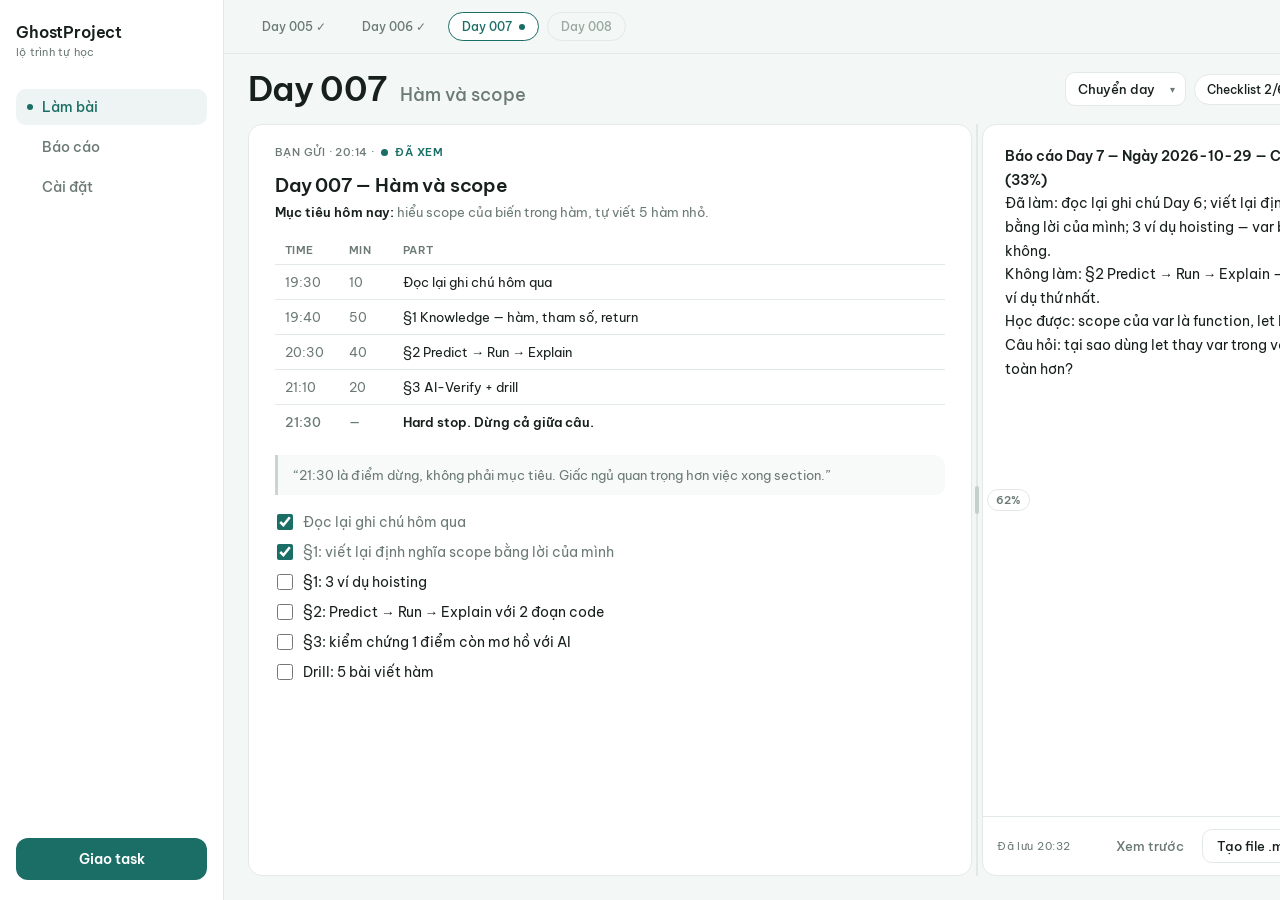
<file: .impeccable/mocks/decision/assigned.html>
<!DOCTYPE html>
<html lang="vi">
<head>
<meta charset="UTF-8">
<title>GhostProject — Làm bài · Day 007</title>
<link href="https://fonts.googleapis.com/css2?family=Be+Vietnam+Pro:wght@400;500;600&display=swap" rel="stylesheet">
<style>
*{margin:0;padding:0;box-sizing:border-box}
:root{--hl:#e3e9e6;--mut:#6b7a74;--tea:#1b6e66}
html,body{height:900px;overflow:hidden}
body{width:1440px;font-family:'Be Vietnam Pro',sans-serif;background:#f3f7f5;color:#17201d;font-size:14px}
.app{display:flex;width:1440px;height:900px}
/* sidebar */
.side{width:224px;flex:none;background:#fff;border-right:1px solid var(--hl);display:flex;flex-direction:column;padding:22px 16px 20px}
.logo{font-size:16px;font-weight:600;letter-spacing:-.01em}
.logo small{display:block;font-size:11px;font-weight:400;color:var(--mut);letter-spacing:.02em;margin-top:3px}
nav{margin-top:30px;display:flex;flex-direction:column;gap:4px}
nav a{display:flex;align-items:center;gap:9px;padding:9px 11px;border-radius:10px;font-size:13.5px;font-weight:500;color:var(--mut);text-decoration:none}
nav a .d{width:6px;height:6px;border-radius:50%;background:transparent;flex:none}
nav a.on{background:rgba(27,110,102,.08);color:var(--tea)}
nav a.on .d{background:var(--tea)}
.grow{flex:1}
.btn{font-family:inherit;border:0;cursor:pointer;font-weight:600;font-size:13.5px;border-radius:12px}
.btn.teal{background:var(--tea);color:#fff}
.side .btn{width:100%;padding:12px 0}
/* main column */
main{flex:1;min-width:0;display:flex;flex-direction:column}
/* day-thread strip */
.thread{display:flex;align-items:center;gap:8px;padding:12px 24px;border-bottom:1px solid var(--hl)}
.pill{font-size:12px;font-weight:500;padding:6px 13px;border-radius:999px;border:1px solid transparent;color:var(--mut)}
.pill.off{color:#9aa7a1;border-color:var(--hl)}
.pill.on{background:#fff;border-color:var(--tea);color:var(--tea);display:inline-flex;align-items:center;gap:7px}
.pill.on .d{width:6px;height:6px;border-radius:50%;background:var(--tea)}
/* workspace header */
.head{display:flex;align-items:center;padding:18px 24px 16px}
.big{font-size:34px;font-weight:600;letter-spacing:-.02em;line-height:1}
.sub{font-size:18px;font-weight:500;color:var(--mut);margin-left:14px}
.hr{display:flex;align-items:center;gap:8px;margin-left:auto}
.sel{position:relative}
select{appearance:none;-webkit-appearance:none;font:500 13px 'Be Vietnam Pro',sans-serif;color:#17201d;background:#fff;border:1px solid var(--hl);border-radius:10px;padding:8px 30px 8px 12px;cursor:pointer}
.sel::after{content:"▾";position:absolute;right:11px;top:50%;transform:translateY(-50%);font-size:10px;color:var(--mut);pointer-events:none}
.chip{font-size:12px;font-weight:500;background:#fff;border:1px solid var(--hl);border-radius:999px;padding:7px 12px;color:#17201d}
/* split panes + divider */
.split{flex:1;min-height:0;display:flex;padding:2px 24px 24px}
.pane{min-width:0;overflow:hidden}
.pl{flex:0 0 62%}
.pr{flex:1}
.divider{position:relative;flex:0 0 10px}
.rail{position:absolute;left:4px;top:0;bottom:0;width:2px;background:var(--hl)}
.grip{position:absolute;left:3px;top:50%;transform:translateY(-50%);width:4px;height:28px;border-radius:999px;background:#c5d0cb}
.pct{position:absolute;left:15px;top:50%;transform:translateY(-50%);font-size:11px;font-weight:600;color:var(--mut);background:#fff;border:1px solid var(--hl);border-radius:999px;padding:3px 8px;white-space:nowrap}
/* left pane — task card */
.card{background:#fff;border:1px solid var(--hl);border-radius:14px;height:100%;padding:20px 26px;overflow:hidden}
.receipt{display:flex;align-items:center;gap:7px;font-size:11px;font-weight:500;letter-spacing:.04em;text-transform:uppercase;color:var(--mut);margin-bottom:14px}
.receipt .d{width:7px;height:7px;border-radius:50%;background:var(--tea)}
.receipt b{color:var(--tea);font-weight:600;letter-spacing:.04em}
h2{font-size:19px;font-weight:600;letter-spacing:-.01em}
.goal{font-size:13px;color:var(--mut);margin:7px 0 16px}
.goal b{color:#17201d;font-weight:600}
table{width:100%;border-collapse:collapse;font-size:13px}
th{font-size:11px;font-weight:600;letter-spacing:.04em;text-transform:uppercase;color:var(--mut);text-align:left;padding:7px 10px;border-bottom:1px solid var(--hl)}
td{padding:9px 10px;border-bottom:1px solid var(--hl)}
td.time{width:64px;color:var(--mut);font-variant-numeric:tabular-nums}
td.min{width:54px;color:var(--mut);font-variant-numeric:tabular-nums}
tr.stop td{font-weight:600;border-bottom:0;color:#17201d}
tr.stop td.time,tr.stop td.min{color:var(--mut);font-weight:500}
blockquote{margin:16px 0 4px;padding:10px 16px;border-left:3px solid #c9d5cf;background:#f8faf9;font-size:13px;line-height:1.55;color:var(--mut);border-radius:0 10px 10px 0}
.check{list-style:none;margin-top:12px}
.check li{display:flex;align-items:center;gap:10px;padding:6px 2px;font-size:13.5px}
.check li.ok{color:var(--mut)}
input[type=checkbox]{width:16px;height:16px;accent-color:var(--tea);flex:none}
/* right pane — editor */
.write{background:#fff;border:1px solid var(--hl);border-radius:14px;height:100%;display:flex;flex-direction:column;overflow:hidden}
.draft{flex:1;padding:20px 22px;font-size:13.5px;line-height:1.75;white-space:pre-wrap;color:#17201d;overflow:hidden}
.draft b{font-weight:600}
.foot{display:flex;align-items:center;gap:8px;border-top:1px solid var(--hl);padding:12px 14px}
.saved{font-size:11px;letter-spacing:.04em;color:var(--mut);margin-right:auto}
.btn.ghost{background:transparent;color:var(--mut);font-weight:500;font-size:13px;padding:8px 10px;border-radius:10px}
.btn.line{background:#fff;border:1px solid var(--hl);color:#17201d;font-weight:500;font-size:13px;padding:8px 14px;border-radius:10px}
.btn.sm{padding:8px 16px;font-size:13px;border-radius:10px}
</style>
</head>
<body>
<div class="app">
  <aside class="side">
    <div class="logo">GhostProject<small>lộ trình tự học</small></div>
    <nav>
      <a class="on" href="#"><span class="d" aria-hidden="true"></span>Làm bài</a>
      <a href="#"><span class="d" aria-hidden="true"></span>Báo cáo</a>
      <a href="#"><span class="d" aria-hidden="true"></span>Cài đặt</a>
    </nav>
    <div class="grow"></div>
    <button class="btn teal">Giao task</button>
  </aside>
  <main>
    <div class="thread">
      <span class="pill">Day 005 ✓</span>
      <span class="pill">Day 006 ✓</span>
      <span class="pill on">Day 007<span class="d" aria-hidden="true"></span></span>
      <span class="pill off">Day 008</span>
    </div>
    <header class="head">
      <div><span class="big">Day 007</span><span class="sub">Hàm và scope</span></div>
      <div class="hr">
        <span class="sel"><select aria-label="Chuyển day"><option>Chuyển day</option><option>Day 005</option><option>Day 006</option><option>Day 007</option><option>Day 008</option></select></span>
        <span class="chip">Checklist 2/6</span>
        <span class="chip">Streak 5 ngày</span>
      </div>
    </header>
    <div class="split">
      <section class="pane pl">
        <div class="card">
          <div class="receipt">Bạn gửi · 20:14 ·<span class="d" aria-hidden="true"></span><b>Đã xem</b></div>
          <h2>Day 007 — Hàm và scope</h2>
          <p class="goal"><b>Mục tiêu hôm nay:</b> hiểu scope của biến trong hàm, tự viết 5 hàm nhỏ.</p>
          <table>
            <tr><th>Time</th><th>Min</th><th>Part</th></tr>
            <tr><td class="time">19:30</td><td class="min">10</td><td>Đọc lại ghi chú hôm qua</td></tr>
            <tr><td class="time">19:40</td><td class="min">50</td><td>§1 Knowledge — hàm, tham số, return</td></tr>
            <tr><td class="time">20:30</td><td class="min">40</td><td>§2 Predict → Run → Explain</td></tr>
            <tr><td class="time">21:10</td><td class="min">20</td><td>§3 AI-Verify + drill</td></tr>
            <tr class="stop"><td class="time">21:30</td><td class="min">—</td><td>Hard stop. Dừng cả giữa câu.</td></tr>
          </table>
          <blockquote>“21:30 là điểm dừng, không phải mục tiêu. Giấc ngủ quan trọng hơn việc xong section.”</blockquote>
          <ul class="check">
            <li class="ok"><input type="checkbox" checked>Đọc lại ghi chú hôm qua</li>
            <li class="ok"><input type="checkbox" checked>§1: viết lại định nghĩa scope bằng lời của mình</li>
            <li><input type="checkbox">§1: 3 ví dụ hoisting</li>
            <li><input type="checkbox">§2: Predict → Run → Explain với 2 đoạn code</li>
            <li><input type="checkbox">§3: kiểm chứng 1 điểm còn mơ hồ với AI</li>
            <li><input type="checkbox">Drill: 5 bài viết hàm</li>
          </ul>
        </div>
      </section>
      <div class="divider" role="separator" aria-label="Chia khung"><span class="rail"></span><span class="grip"></span><span class="pct">62%</span></div>
      <section class="pane pr">
        <div class="write">
          <div class="draft"><b>Báo cáo Day 7 — Ngày 2026-10-29 — Checklist 2/6 (33%)</b>
Đã làm: đọc lại ghi chú Day 6; viết lại định nghĩa scope bằng lời của mình; 3 ví dụ hoisting — var bay lên, let không.
Không làm: §2 Predict → Run → Explain — đang làm dở ở ví dụ thứ nhất.
Học được: scope của var là function, let là block.
Câu hỏi: tại sao dùng let thay var trong vòng lặp lại an toàn hơn?</div>
          <div class="foot">
            <span class="saved">Đã lưu 20:32</span>
            <button class="btn ghost">Xem trước</button>
            <button class="btn line">Tạo file .md</button>
            <button class="btn teal sm">Nộp bài</button>
          </div>
        </div>
      </section>
    </div>
  </main>
</div>
</body>
</html>
</file>
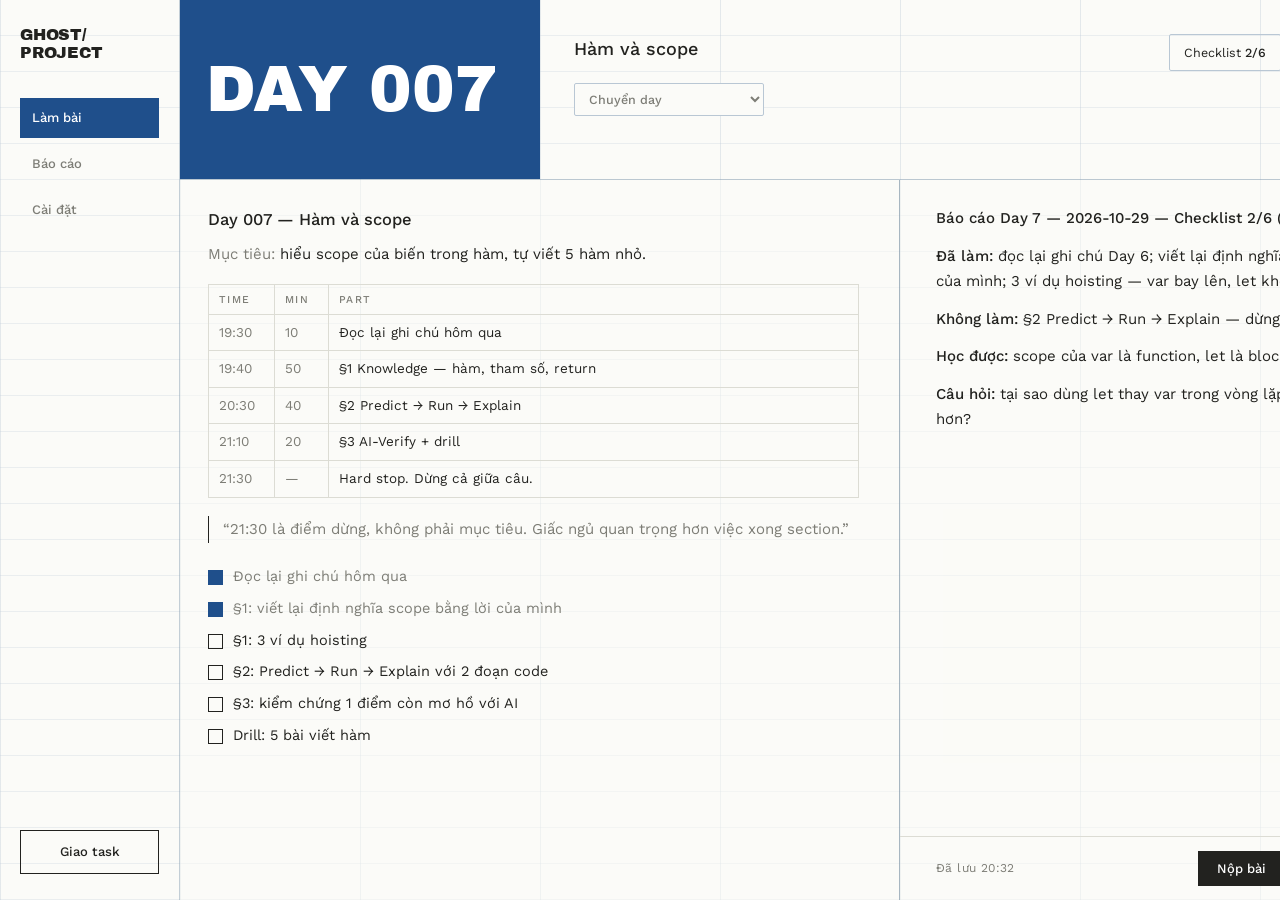
<file: .impeccable/mocks/decision/challenger-crouwel.html>
<!doctype html>
<html lang="vi">
<head>
<meta charset="utf-8">
<meta name="viewport" content="width=1440">
<title>Ghost/Project — Lưới hiển hiện</title>
<link rel="stylesheet" href="https://fonts.googleapis.com/css2?family=Archivo+Black&family=Work+Sans:wght@400;500&display=swap">
<style>
*{margin:0;padding:0;box-sizing:border-box;border-radius:0}
html,body{height:900px;overflow:hidden}
body{position:relative;width:1440px;background:#fbfbf8;color:#22221f;font:400 15px/1.7 "Work Sans",sans-serif;-webkit-font-smoothing:antialiased}
/* visible construction grid: 8 columns + baseline rows, entire workspace */
.grid{position:fixed;inset:0;pointer-events:none;z-index:1;background-image:
 repeating-linear-gradient(90deg,rgba(185,199,212,.35) 0 1px,transparent 1px 180px),
 repeating-linear-gradient(0deg,rgba(185,199,212,.26) 0 1px,transparent 1px 36px)}
/* left rail — column 1 */
.rail{position:absolute;z-index:2;left:0;top:0;bottom:0;width:180px;padding:26px 20px;display:flex;flex-direction:column;border-right:1px solid rgba(139,161,180,.5)}
.logo{font-family:"Archivo Black",sans-serif;font-size:16px;line-height:1.12;letter-spacing:-.2px}
.rail nav{margin-top:36px;display:flex;flex-direction:column;gap:6px}
.rail nav a{display:block;font-size:13px;font-weight:500;color:#7d7d76;padding:9px 12px}
.rail nav a.on{background:#1f4f8b;color:#fff}
.ghostbtn{display:block;margin-top:auto;border:1px solid #22221f;text-align:center;padding:10px 0;font-size:13px;font-weight:500;color:#22221f}
/* top band — columns 2–8, bottom edge on a baseline row */
.band{position:absolute;z-index:2;left:180px;top:0;width:1260px;height:180px;display:flex;border-bottom:1px solid rgba(139,161,180,.5)}
.daynum{width:360px;background:#1f4f8b;color:#fff;font-family:"Archivo Black",sans-serif;font-size:64px;line-height:1;display:flex;align-items:center;padding-left:26px}
.bandmain{flex:1;display:flex;justify-content:space-between;align-items:flex-start;padding:34px 36px 0 34px}
.band h1{font-size:18px;font-weight:500}
.band select{margin-top:18px;font:500 12.5px/1 "Work Sans",sans-serif;color:#7d7d76;border:1px solid #b9c7d4;background:#fbfbf8;padding:7px 10px;border-radius:2px;min-width:160px}
.chips{display:flex;gap:10px}
.chips span{border:1px solid #b9c7d4;border-radius:2px;padding:7px 14px;font-size:12.5px}
.chips b{font-weight:500}
/* the split — divider sits exactly on column line x=900; wash lets grid recede under text */
.split{position:absolute;z-index:2;left:180px;top:180px;width:1260px;height:720px;display:flex;background:rgba(251,251,248,.5)}
.pane{min-width:0}
.task{width:720px;padding:26px 40px 20px 28px;border-right:1px solid rgba(122,145,165,.65)}
.draft{flex:1;display:flex;flex-direction:column}
.drafttext{padding:26px 36px 12px}
.task h3{font-size:16.5px;font-weight:500;margin-bottom:8px}
.goal{margin-bottom:16px}
.goal span{color:#7d7d76}
table{width:100%;border-collapse:collapse;font-size:13.5px;line-height:1.45;margin-bottom:18px}
th{font-weight:500;font-size:10.5px;letter-spacing:1.4px;color:#7d7d76;text-align:left;padding:7px 10px;border:1px solid #dcdcd4}
td{padding:8px 10px;border:1px solid #dcdcd4}
td.t{width:66px;color:#7d7d76}
td.m{width:54px;color:#7d7d76}
blockquote{border-left:1px solid #22221f;padding:1px 0 1px 14px;margin-bottom:18px;color:#7d7d76}
.checks{list-style:none}
.checks li{display:flex;gap:10px;padding:5px 0;font-size:14.5px;line-height:1.5}
.checks li.done{color:#7d7d76}
.cb{flex:0 0 15px;height:15px;border:1px solid #22221f;margin-top:4px}
.checks li.done .cb{background:#1f4f8b;border-color:#1f4f8b}
.dtitle{font-weight:500;margin-bottom:12px}
.drafttext p{margin-bottom:12px}
.drafttext b{font-weight:500}
.draftfoot{margin-top:auto;border-top:1px solid #dcdcd4;padding:14px 36px;display:flex;justify-content:space-between;align-items:center}
.draftfoot span{font-size:12px;letter-spacing:.4px;color:#7d7d76}
.draftfoot div{display:flex;gap:10px}
button{font-family:"Work Sans",sans-serif;font-size:13px;font-weight:500;cursor:default}
.solid{background:#22221f;color:#fff;border:1px solid #22221f;padding:9px 18px}
.outl{background:transparent;color:#22221f;border:1px solid #22221f;padding:9px 16px}
</style>
</head>
<body>
<div class="grid"></div>
<aside class="rail">
  <div class="logo">GHOST/<br>PROJECT</div>
  <nav>
    <a class="on">Làm bài</a>
    <a>Báo cáo</a>
    <a>Cài đặt</a>
  </nav>
  <a class="ghostbtn">Giao task</a>
</aside>
<header class="band">
  <div class="daynum">DAY 007</div>
  <div class="bandmain">
    <div>
      <h1>Hàm và scope</h1>
      <select>
        <option selected disabled>Chuyển day</option>
        <option>Day 007 · Hàm và scope</option>
        <option>Day 006 · Vòng lặp</option>
        <option>Day 005 · Mảng</option>
      </select>
    </div>
    <div class="chips"><span>Checklist <b>2/6</b></span><span>Streak <b>5 ngày</b></span></div>
  </div>
</header>
<main class="split">
  <section class="pane task">
    <h3>Day 007 — Hàm và scope</h3>
    <p class="goal"><span>Mục tiêu:</span> hiểu scope của biến trong hàm, tự viết 5 hàm nhỏ.</p>
    <table>
      <tr><th>TIME</th><th>MIN</th><th>PART</th></tr>
      <tr><td class="t">19:30</td><td class="m">10</td><td>Đọc lại ghi chú hôm qua</td></tr>
      <tr><td class="t">19:40</td><td class="m">50</td><td>§1 Knowledge — hàm, tham số, return</td></tr>
      <tr><td class="t">20:30</td><td class="m">40</td><td>§2 Predict → Run → Explain</td></tr>
      <tr><td class="t">21:10</td><td class="m">20</td><td>§3 AI-Verify + drill</td></tr>
      <tr><td class="t">21:30</td><td class="m">—</td><td>Hard stop. Dừng cả giữa câu.</td></tr>
    </table>
    <blockquote>“21:30 là điểm dừng, không phải mục tiêu. Giấc ngủ quan trọng hơn việc xong section.”</blockquote>
    <ul class="checks">
      <li class="done"><span class="cb"></span>Đọc lại ghi chú hôm qua</li>
      <li class="done"><span class="cb"></span>§1: viết lại định nghĩa scope bằng lời của mình</li>
      <li><span class="cb"></span>§1: 3 ví dụ hoisting</li>
      <li><span class="cb"></span>§2: Predict → Run → Explain với 2 đoạn code</li>
      <li><span class="cb"></span>§3: kiểm chứng 1 điểm còn mơ hồ với AI</li>
      <li><span class="cb"></span>Drill: 5 bài viết hàm</li>
    </ul>
  </section>
  <section class="pane draft">
    <div class="drafttext">
      <p class="dtitle">Báo cáo Day 7 — 2026-10-29 — Checklist 2/6 (33%)</p>
      <p><b>Đã làm:</b> đọc lại ghi chú Day 6; viết lại định nghĩa scope bằng lời của mình; 3 ví dụ hoisting — var bay lên, let không.</p>
      <p><b>Không làm:</b> §2 Predict → Run → Explain — dừng ở ví dụ thứ nhất.</p>
      <p><b>Học được:</b> scope của var là function, let là block.</p>
      <p><b>Câu hỏi:</b> tại sao dùng let thay var trong vòng lặp lại an toàn hơn?</p>
    </div>
    <footer class="draftfoot">
      <span>Đã lưu 20:32</span>
      <div><button class="solid">Nộp bài</button><button class="outl">Tạo file .md</button></div>
    </footer>
  </section>
</main>
</body>
</html>
</file>
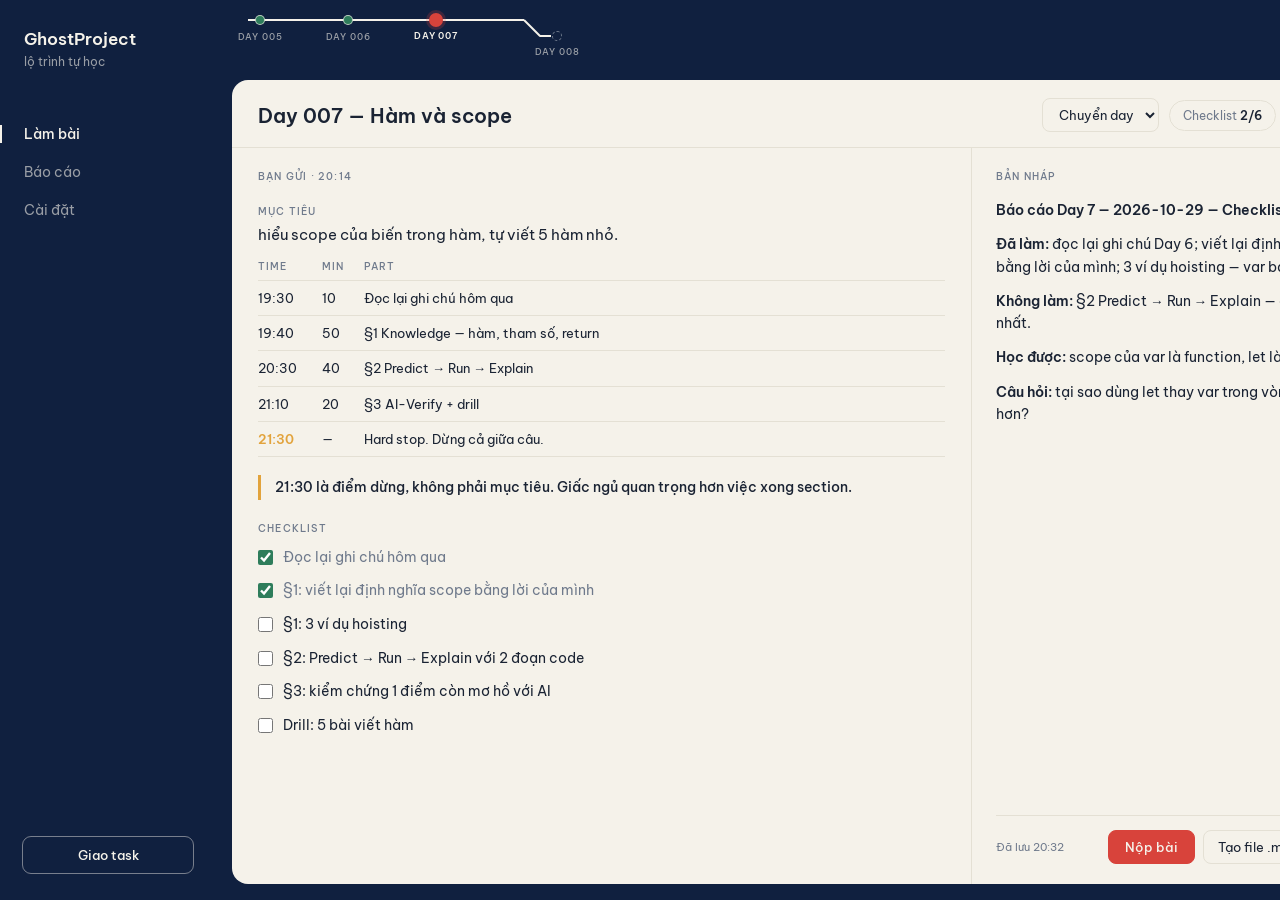
<file: .impeccable/mocks/decision/challenger-transit.html>
<!DOCTYPE html>
<html lang="vi">
<head>
<meta charset="UTF-8">
<title>GhostProject · Sơ đồ tuyến đêm — Day 007</title>
<link href="https://fonts.googleapis.com/css2?family=Be+Vietnam+Pro:wght@400;500;600&display=swap" rel="stylesheet">
<style>
  *{margin:0;padding:0;box-sizing:border-box}
  html,body { height:900px; overflow:hidden; }
  body{position:relative;width:1440px;height:900px;background:#10203f;font-family:'Be Vietnam Pro',sans-serif;color:#1a2333;-webkit-font-smoothing:antialiased}
  button,select{font-family:inherit}
  .side{position:absolute;left:0;top:0;width:216px;height:900px;background:#10203f}
  .brand{padding:28px 24px 0;color:#f5f2ea;font-size:17px;font-weight:600}
  .brand em{display:block;margin-top:4px;font-style:normal;font-size:11.5px;font-weight:400;color:rgba(245,242,234,.6)}
  .nav{margin-top:46px}
  .nav a{display:block;position:relative;padding:10px 24px;font-size:13.5px;color:rgba(245,242,234,.6);text-decoration:none}
  .nav a.on{color:#f5f2ea;font-weight:500}
  .nav a.on::before{content:"";position:absolute;left:0;top:50%;width:2px;height:18px;margin-top:-9px;background:#f5f2ea}
  .assign{position:absolute;left:22px;right:22px;bottom:26px;padding:10px 0;background:none;border:1px solid rgba(245,242,234,.45);border-radius:9px;color:#f5f2ea;font-size:13px;font-weight:500;cursor:pointer}
  .rail{position:absolute;left:216px;top:0;width:1224px;height:64px}
  .ln{position:absolute;height:2px;background:#f5f2ea}
  .ln.a{left:32px;top:19px;width:276px}
  .ln.b{left:308px;top:19px;width:22.6px;transform:rotate(45deg);transform-origin:0 50%}
  .ln.c{left:324px;top:35px;width:11px}
  .dt{position:absolute;border-radius:50%}
  .d5{left:39px;top:15px;width:10px;height:10px;background:#2e7d5b;border:1px solid rgba(245,242,234,.7)}
  .d6{left:127px;top:15px;width:10px;height:10px;background:#2e7d5b;border:1px solid rgba(245,242,234,.7)}
  .d7{left:213px;top:13px;width:14px;height:14px;background:#d8433b;box-shadow:0 0 0 3px rgba(216,67,59,.22)}
  .d8{left:336px;top:31px;width:10px;height:10px;border:1px dashed #6f7a8c}
  .st{position:absolute;transform:translateX(-50%);font-size:9px;font-weight:500;letter-spacing:.09em;text-transform:uppercase;color:rgba(245,242,234,.6);white-space:nowrap}
  .s5{left:44px;top:31px}
  .s6{left:132px;top:31px}
  .s7{left:220px;top:30px;color:#f5f2ea;font-weight:600}
  .s8{left:341px;top:46px}
  .surface{position:absolute;left:232px;top:80px;width:1192px;height:804px;background:#f5f2ea;border-radius:16px;display:flex;flex-direction:column;overflow:hidden}
  .topbar{display:flex;align-items:center;justify-content:space-between;padding:18px 26px 15px;border-bottom:1px solid #e4e0d4}
  h1{font-size:20px;font-weight:600}
  .meta{display:flex;align-items:center;gap:10px}
  .meta select{padding:7px 8px 7px 12px;border:1px solid #e4e0d4;border-radius:8px;background:none;font-size:12.5px;color:#1a2333;cursor:pointer}
  .chip{padding:7px 13px;border:1px solid #e4e0d4;border-radius:999px;font-size:12px;color:#6f7a8c;white-space:nowrap}
  .chip b{font-weight:600;color:#1a2333}
  .split{flex:1;display:flex;min-height:0}
  .task{width:62%;padding:22px 26px}
  .cap{font-size:10px;font-weight:500;letter-spacing:.12em;text-transform:uppercase;color:#6f7a8c}
  .lbl{margin-top:22px}
  .goal{margin-top:6px;font-size:14.5px;line-height:1.5}
  table{width:100%;margin-top:14px;border-collapse:collapse;font-size:13px;line-height:1.4}
  th{padding:0 12px 7px 0;border-bottom:1px solid #e4e0d4;text-align:left;font-size:9.5px;font-weight:500;letter-spacing:.1em;text-transform:uppercase;color:#6f7a8c}
  td{padding:8px 12px 8px 0;border-bottom:1px solid #e4e0d4;vertical-align:top}
  .w1{width:64px}.w2{width:42px}
  .stop td:first-child{color:#e2a33c;font-weight:600}
  blockquote{margin-top:18px;padding:2px 0 2px 14px;border-left:3px solid #e2a33c;font-size:13.5px;font-weight:500;line-height:1.55}
  ul{margin-top:6px;list-style:none}
  li{display:flex;gap:10px;padding:7px 0;font-size:13.5px;line-height:1.45}
  li input{width:15px;height:15px;margin-top:2px;accent-color:#2e7d5b;cursor:pointer;flex:none}
  li.ok{color:#6f7a8c}
  .draft{flex:1;min-width:0;padding:22px 24px 20px;border-left:1px solid #e4e0d4;display:flex;flex-direction:column}
  .text{margin-top:16px;font-size:13.5px;line-height:1.65}
  .text p{margin-bottom:12px}
  .text p.h{font-weight:600}
  .text b{font-weight:600}
  .dft{margin-top:auto;padding-top:14px;border-top:1px solid #e4e0d4;display:flex;align-items:center;gap:8px}
  .dft span{margin-right:auto;font-size:11px;color:#6f7a8c}
  .pri{padding:8px 16px;background:#d8433b;border:1px solid #d8433b;border-radius:8px;color:#f5f2ea;font-size:12.5px;font-weight:500;cursor:pointer}
  .out{padding:8px 14px;background:none;border:1px solid #e4e0d4;border-radius:8px;color:#1a2333;font-size:12.5px;cursor:pointer}
  .gho{padding:8px 10px;background:none;border:none;color:#6f7a8c;font-size:12.5px;cursor:pointer}
</style>
</head>
<body>
<aside class="side">
  <div class="brand">GhostProject<em>lộ trình tự học</em></div>
  <nav class="nav">
    <a class="on" href="#">Làm bài</a>
    <a href="#">Báo cáo</a>
    <a href="#">Cài đặt</a>
  </nav>
  <button class="assign">Giao task</button>
</aside>
<header class="rail">
  <i class="ln a"></i><i class="ln b"></i><i class="ln c"></i>
  <i class="dt d5"></i><i class="dt d6"></i><i class="dt d7"></i><i class="dt d8"></i>
  <span class="st s5">Day 005</span><span class="st s6">Day 006</span><span class="st s7">Day 007</span><span class="st s8">Day 008</span>
</header>
<main class="surface">
  <div class="topbar">
    <h1>Day 007 — Hàm và scope</h1>
    <div class="meta">
      <select>
        <option selected>Chuyển day</option>
        <option>Day 005</option><option>Day 006</option><option>Day 007</option><option>Day 008</option>
      </select>
      <span class="chip">Checklist <b>2/6</b></span>
      <span class="chip">Streak <b>5 ngày</b></span>
    </div>
  </div>
  <div class="split">
    <section class="task">
      <p class="cap">BẠN GỬI · 20:14</p>
      <p class="cap lbl">Mục tiêu</p>
      <p class="goal">hiểu scope của biến trong hàm, tự viết 5 hàm nhỏ.</p>
      <table>
        <tr><th class="w1">Time</th><th class="w2">Min</th><th>Part</th></tr>
        <tr><td>19:30</td><td>10</td><td>Đọc lại ghi chú hôm qua</td></tr>
        <tr><td>19:40</td><td>50</td><td>§1 Knowledge — hàm, tham số, return</td></tr>
        <tr><td>20:30</td><td>40</td><td>§2 Predict → Run → Explain</td></tr>
        <tr><td>21:10</td><td>20</td><td>§3 AI-Verify + drill</td></tr>
        <tr class="stop"><td>21:30</td><td>—</td><td>Hard stop. Dừng cả giữa câu.</td></tr>
      </table>
      <blockquote>21:30 là điểm dừng, không phải mục tiêu. Giấc ngủ quan trọng hơn việc xong section.</blockquote>
      <p class="cap lbl">Checklist</p>
      <ul>
        <li class="ok"><input type="checkbox" checked>Đọc lại ghi chú hôm qua</li>
        <li class="ok"><input type="checkbox" checked>§1: viết lại định nghĩa scope bằng lời của mình</li>
        <li><input type="checkbox">§1: 3 ví dụ hoisting</li>
        <li><input type="checkbox">§2: Predict → Run → Explain với 2 đoạn code</li>
        <li><input type="checkbox">§3: kiểm chứng 1 điểm còn mơ hồ với AI</li>
        <li><input type="checkbox">Drill: 5 bài viết hàm</li>
      </ul>
    </section>
    <section class="draft">
      <p class="cap">Bản nháp</p>
      <div class="text">
        <p class="h">Báo cáo Day 7 — 2026-10-29 — Checklist 2/6 (33%)</p>
        <p><b>Đã làm:</b> đọc lại ghi chú Day 6; viết lại định nghĩa scope bằng lời của mình; 3 ví dụ hoisting — var bay lên, let không.</p>
        <p><b>Không làm:</b> §2 Predict → Run → Explain — dừng ở ví dụ thứ nhất.</p>
        <p><b>Học được:</b> scope của var là function, let là block.</p>
        <p><b>Câu hỏi:</b> tại sao dùng let thay var trong vòng lặp lại an toàn hơn?</p>
      </div>
      <footer class="dft">
        <span>Đã lưu 20:32</span>
        <button class="pri">Nộp bài</button>
        <button class="out">Tạo file .md</button>
        <button class="gho">Xem trước</button>
      </footer>
    </section>
  </div>
</main>
</body>
</html>
</file>
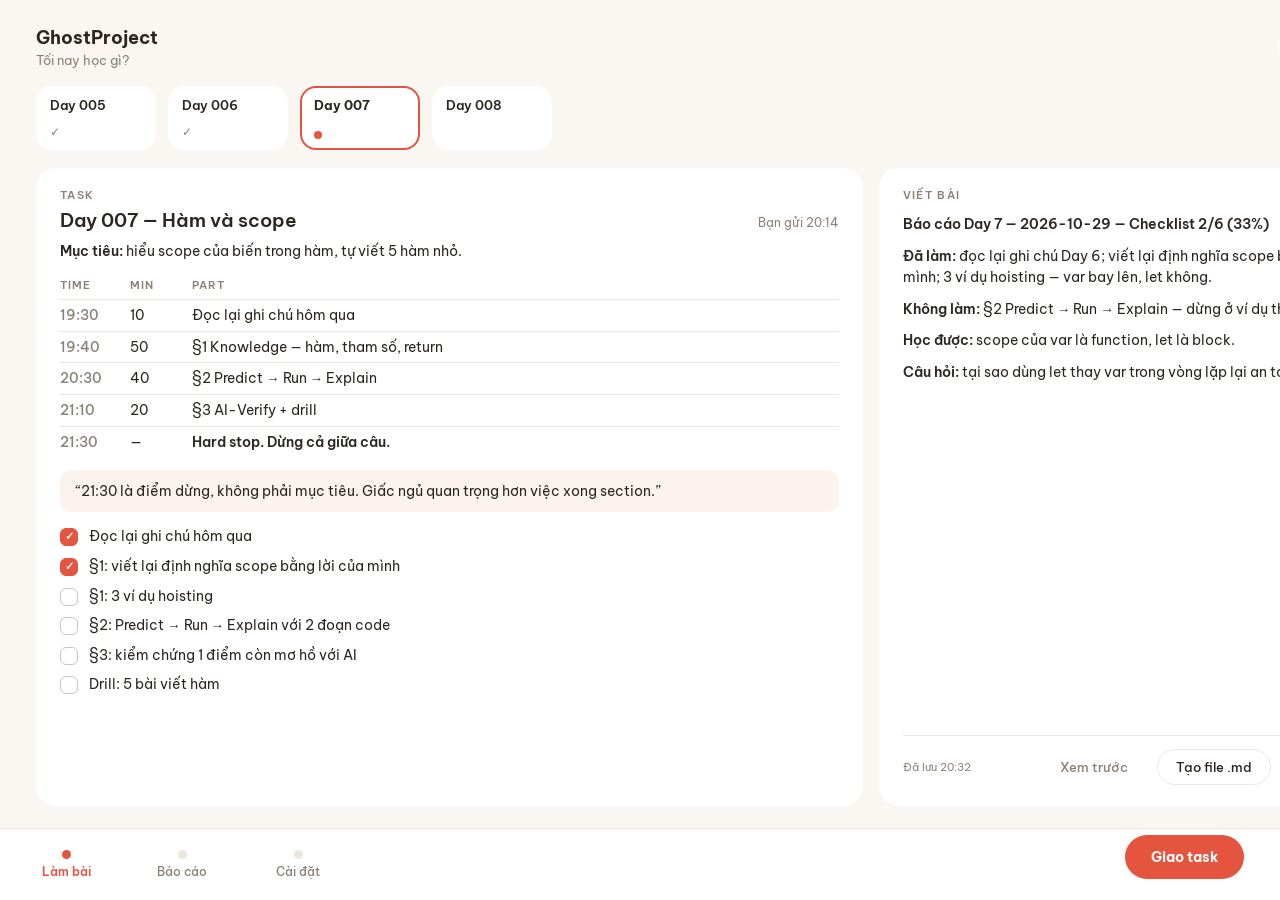
<file: .impeccable/mocks/decision/challenger-warmapp.html>
<!DOCTYPE html>
<html lang="vi">
<head>
<meta charset="utf-8">
<title>GhostProject — Tối nay học gì?</title>
<link href="https://fonts.googleapis.com/css2?family=Be+Vietnam+Pro:wght@400;500;600;700&display=swap" rel="stylesheet">
<style>
*{margin:0;padding:0;box-sizing:border-box}
html,body{height:900px;overflow:hidden}
body{width:1440px;background:#faf6f1;color:#2c2621;font-family:'Be Vietnam Pro',sans-serif;font-size:15px;-webkit-font-smoothing:antialiased}
.app{height:828px;padding:26px 36px 22px;display:flex;flex-direction:column}
.top{display:flex;justify-content:space-between;align-items:center}
.brand{font-size:18px;font-weight:700}
.hello{font-size:13px;color:#8a8177;margin-top:3px}
.streak{background:#fff;border-radius:999px;padding:10px 18px;font-size:13px;font-weight:500}
.days{display:flex;gap:12px;margin-top:18px}
.day{width:120px;height:64px;background:#fff;border-radius:16px;padding:11px 14px;display:flex;flex-direction:column;justify-content:space-between}
.dname{font-size:13px;font-weight:600}
.dst{font-size:12px;color:#8a8177}
.day.active{border:2px solid #e5543f;padding:9px 12px}
.day.active .dname{font-weight:700}
.ddot{width:8px;height:8px;border-radius:50%;background:#e5543f}
.split{display:flex;gap:16px;margin-top:18px;flex:1;min-height:0}
.card{background:#fff;border-radius:20px;padding:20px 24px;display:flex;flex-direction:column;min-height:0;overflow:hidden}
.task{flex:62}
.draft{flex:38}
.kicker{font-size:11px;font-weight:600;letter-spacing:.12em;text-transform:uppercase;color:#8a8177}
.titlerow{display:flex;justify-content:space-between;align-items:baseline;margin-top:6px}
.titlerow h2{font-size:19px;font-weight:600}
.meta{font-size:12px;color:#8a8177}
.goal{font-size:14px;margin-top:10px}
.lb{font-weight:600}
.table{margin-top:12px}
.tr{display:grid;grid-template-columns:60px 52px 1fr;gap:10px;padding:6px 0;border-top:1px solid #eee6dc;font-size:13.5px;line-height:1.4}
.tr.h{border-top:none;font-size:10.5px;letter-spacing:.1em;color:#8a8177;font-weight:600}
.tr .time{color:#8a8177;font-weight:500}
blockquote{margin-top:12px;background:#fdf3ee;border-radius:12px;padding:11px 16px;font-size:13.5px;line-height:1.5}
.check{list-style:none;margin-top:10px}
.check li{display:flex;gap:11px;align-items:flex-start;padding:5px 0;font-size:13.5px;line-height:1.45}
.cb{flex:none;width:18px;height:18px;border-radius:6px;border:1.5px solid rgba(138,129,119,.45);margin-top:1px;display:flex;align-items:center;justify-content:center;font-size:11px;font-weight:700;color:#fff}
.cb.on{background:#e5543f;border-color:#e5543f}
.dtext{margin-top:12px;display:flex;flex-direction:column;gap:10px;font-size:13.5px;line-height:1.6;overflow:hidden}
.dfoot{margin-top:auto;padding-top:12px;border-top:1px solid #eee6dc;display:flex;align-items:center;gap:10px}
.saved{font-size:11px;color:#8a8177;margin-right:auto}
.btn{border-radius:999px;font-family:inherit;font-size:13px;font-weight:500;padding:9px 18px;border:1.5px solid #eee6dc;background:#fff;color:#2c2621}
.btn.primary{background:#e5543f;border-color:#e5543f;color:#fff;font-weight:700;padding:10px 22px}
.btn.ghost{border-color:transparent;color:#8a8177}
.bar{position:fixed;left:0;right:0;bottom:0;height:72px;background:#fff;border-top:1px solid #eee6dc;display:flex;align-items:center;padding:0 36px}
.tabs{display:flex;gap:56px}
.tab{display:flex;flex-direction:column;align-items:center;gap:5px;font-size:12px;font-weight:500;color:#8a8177;min-width:60px}
.tdot{width:9px;height:9px;border-radius:50%;background:#eee6dc}
.tab.active{color:#e5543f;font-weight:600}
.tab.active .tdot{background:#e5543f}
.fab{margin-left:auto;background:#e5543f;color:#fff;font-weight:700;font-size:14px;border-radius:999px;padding:13px 26px;transform:translateY(-8px)}
</style>
</head>
<body>
<div class="app">
  <header class="top">
    <div>
      <div class="brand">GhostProject</div>
      <div class="hello">Tối nay học gì?</div>
    </div>
    <div class="streak">Streak 5 ngày</div>
  </header>

  <section class="days">
    <div class="day done"><span class="dname">Day 005</span><span class="dst">✓</span></div>
    <div class="day done"><span class="dname">Day 006</span><span class="dst">✓</span></div>
    <div class="day active"><span class="dname">Day 007</span><span class="ddot"></span></div>
    <div class="day"><span class="dname">Day 008</span><span class="dst"></span></div>
  </section>

  <main class="split">
    <section class="card task">
      <div class="kicker">Task</div>
      <div class="titlerow"><h2>Day 007 — Hàm và scope</h2><span class="meta">Bạn gửi 20:14</span></div>
      <p class="goal"><span class="lb">Mục tiêu:</span> hiểu scope của biến trong hàm, tự viết 5 hàm nhỏ.</p>
      <div class="table">
        <div class="tr h"><span>TIME</span><span>MIN</span><span>PART</span></div>
        <div class="tr"><span class="time">19:30</span><span>10</span><span>Đọc lại ghi chú hôm qua</span></div>
        <div class="tr"><span class="time">19:40</span><span>50</span><span>§1 Knowledge — hàm, tham số, return</span></div>
        <div class="tr"><span class="time">20:30</span><span>40</span><span>§2 Predict → Run → Explain</span></div>
        <div class="tr"><span class="time">21:10</span><span>20</span><span>§3 AI-Verify + drill</span></div>
        <div class="tr"><span class="time">21:30</span><span>—</span><span class="lb">Hard stop. Dừng cả giữa câu.</span></div>
      </div>
      <blockquote>“21:30 là điểm dừng, không phải mục tiêu. Giấc ngủ quan trọng hơn việc xong section.”</blockquote>
      <ul class="check">
        <li><span class="cb on">✓</span>Đọc lại ghi chú hôm qua</li>
        <li><span class="cb on">✓</span>§1: viết lại định nghĩa scope bằng lời của mình</li>
        <li><span class="cb"></span>§1: 3 ví dụ hoisting</li>
        <li><span class="cb"></span>§2: Predict → Run → Explain với 2 đoạn code</li>
        <li><span class="cb"></span>§3: kiểm chứng 1 điểm còn mơ hồ với AI</li>
        <li><span class="cb"></span>Drill: 5 bài viết hàm</li>
      </ul>
    </section>

    <section class="card draft">
      <div class="kicker">Viết bài</div>
      <div class="dtext">
        <p class="lb">Báo cáo Day 7 — 2026-10-29 — Checklist 2/6 (33%)</p>
        <p><span class="lb">Đã làm:</span> đọc lại ghi chú Day 6; viết lại định nghĩa scope bằng lời của mình; 3 ví dụ hoisting — var bay lên, let không.</p>
        <p><span class="lb">Không làm:</span> §2 Predict → Run → Explain — dừng ở ví dụ thứ nhất.</p>
        <p><span class="lb">Học được:</span> scope của var là function, let là block.</p>
        <p><span class="lb">Câu hỏi:</span> tại sao dùng let thay var trong vòng lặp lại an toàn hơn?</p>
      </div>
      <div class="dfoot">
        <span class="saved">Đã lưu 20:32</span>
        <button class="btn ghost">Xem trước</button>
        <button class="btn">Tạo file .md</button>
        <button class="btn primary">Nộp bài</button>
      </div>
    </section>
  </main>
</div>

<nav class="bar">
  <div class="tabs">
    <div class="tab active"><span class="tdot"></span><span>Làm bài</span></div>
    <div class="tab"><span class="tdot"></span><span>Báo cáo</span></div>
    <div class="tab"><span class="tdot"></span><span>Cài đặt</span></div>
  </div>
  <div class="fab">Giao task</div>
</nav>
</body>
</html>
</file>
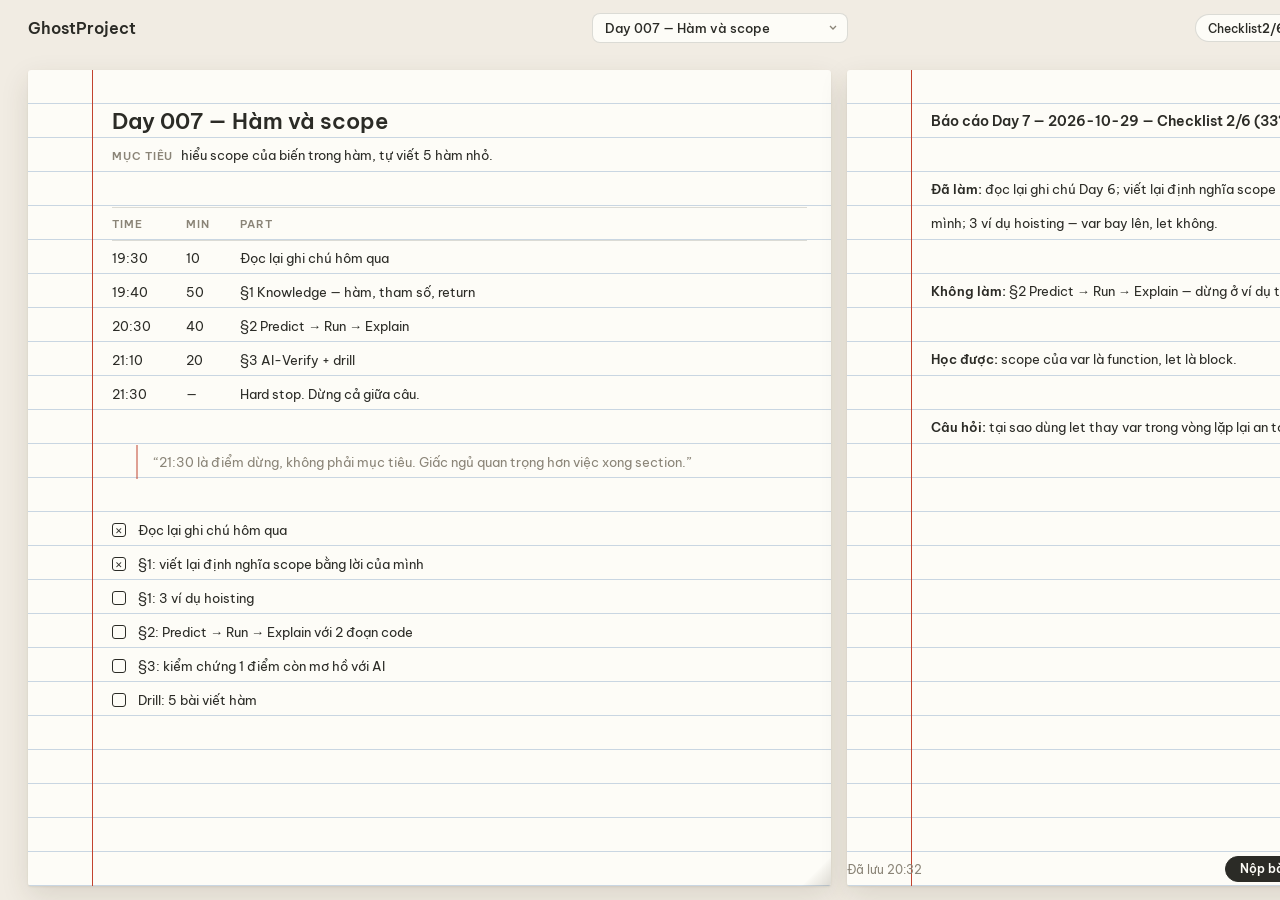
<file: .impeccable/mocks/decision/model-pick.html>
<!DOCTYPE html>
<html lang="vi">
<head>
<meta charset="utf-8">
<title>GhostProject — Day 007 — Hàm và scope</title>
<link rel="stylesheet" href="https://fonts.googleapis.com/css2?family=Be+Vietnam+Pro:wght@400;500;600&display=swap">
<style>
:root{--desk:#f1ece3;--paper:#fdfcf7;--rule:#c9d6e2;--red:#c2432f;--ink:#2b2b26;--mut:#8a8477;--hair:rgba(43,43,38,.16)}
*{box-sizing:border-box;margin:0}
html,body{height:900px;overflow:hidden}
body{width:1440px;background:var(--desk);color:var(--ink);font-family:'Be Vietnam Pro',sans-serif;-webkit-font-smoothing:antialiased}
/* ---- top bar ---- */
.top{height:56px;display:flex;align-items:center;padding:0 28px;position:relative}
.brand{font-size:16px;font-weight:600}
.day{position:absolute;left:50%;transform:translateX(-50%);height:30px;padding:0 30px 0 12px;font-family:inherit;font-size:12.5px;font-weight:500;color:var(--ink);background:var(--paper) url("data:image/svg+xml;charset=utf-8,%3Csvg%20xmlns='http://www.w3.org/2000/svg'%20width='8'%20height='6'%3E%3Cpath%20d='M1%201l3%203%203-3'%20fill='none'%20stroke='%238a8477'%20stroke-width='1.3'/%3E%3C/svg%3E") no-repeat right 10px center;border:1px solid var(--hair);border-radius:8px;appearance:none}
.chips{margin-left:auto;display:flex;gap:8px}
.chip{display:inline-flex;align-items:center;height:28px;padding:0 12px;background:var(--paper);border:1px solid var(--hair);border-radius:999px;font-size:12px;font-weight:500}
.chip b{font-weight:600}
/* ---- desk + two paper pages ---- */
.desk{height:calc(100% - 56px);padding:14px 28px;display:flex;gap:16px}
.page{position:relative;overflow:hidden;padding:0 24px 0 84px;background-color:var(--paper);background-image:repeating-linear-gradient(to bottom,transparent 0 33px,var(--rule) 33px 34px);border-radius:3px;box-shadow:0 1px 2px rgba(64,52,32,.09),0 10px 28px rgba(64,52,32,.13)}
.page::before{content:'';position:absolute;top:0;bottom:0;left:64px;width:1px;background:var(--red)}
.page::after{content:'';position:absolute;right:0;bottom:0;width:30px;height:30px;border-bottom-right-radius:3px;background:linear-gradient(315deg,rgba(64,52,32,.16),rgba(64,52,32,.04) 40%,transparent 50%)}
.pgL{flex:0 0 58%}
.pgR{flex:1}
/* ---- everything sits on the 34px rule pitch ---- */
.page h1{margin-top:34px;font-size:22px;font-weight:600;line-height:34px}
.page p,.page td{font-size:13px;line-height:34px}
.goal span{font-size:11px;font-weight:600;letter-spacing:.07em;text-transform:uppercase;color:var(--mut);margin-right:8px}
table{width:100%;border-collapse:separate;border-spacing:0;margin-top:34px}
th{height:34px;line-height:32px;padding:0;text-align:left;font-size:10.5px;font-weight:600;letter-spacing:.09em;text-transform:uppercase;color:var(--mut);border-top:1px solid var(--hair);border-bottom:1px solid var(--hair)}
td{height:34px;padding:0;text-align:left;vertical-align:middle}
th.t,td.t{width:74px}
th.m,td.m{width:54px}
blockquote{margin:34px 0 0 24px;padding-left:16px;border-left:2px solid rgba(194,67,47,.5);max-width:560px;font-size:12.5px;line-height:34px;color:var(--mut)}
ul{list-style:none;padding:0;margin:34px 0 0}
li{display:flex;align-items:center;gap:12px;height:34px;font-size:13px}
.cb{flex:none;width:14px;height:14px;border:1.5px solid var(--ink);border-radius:3px;display:flex;align-items:center;justify-content:center;font-size:9px;line-height:1}
li.on .cb::after{content:'✕'}
/* ---- right page ---- */
.pgR p{margin-top:34px}
.pgR .hd{font-size:14px;font-weight:600}
.pgR b{font-weight:600}
/* ---- footer row on the last rule ---- */
.foot{position:absolute;left:0;right:0;bottom:0;height:34px;display:flex;align-items:center;gap:10px;font-size:12px;color:var(--mut)}
.foot .sp{flex:1}
.btn{height:26px;padding:0 14px;border-radius:999px;font-family:inherit;font-size:12px;font-weight:600;line-height:1;cursor:pointer}
.btn.dark{background:var(--ink);color:var(--paper);border:1px solid var(--ink)}
.btn.ghost{background:transparent;color:var(--ink);border:1px solid rgba(43,43,38,.38)}
</style>
</head>
<body>
<header class="top">
<span class="brand">GhostProject</span>
<select class="day" aria-label="Chọn ngày học">
<option>Day 005 — Điều kiện và vòng lặp</option>
<option>Day 006 — Mảng và đối tượng</option>
<option selected>Day 007 — Hàm và scope</option>
</select>
<div class="chips">
<span class="chip">Checklist <b>2/6</b></span>
<span class="chip">Streak <b>5 ngày</b></span>
</div>
</header>
<main class="desk">
<section class="page pgL">
<h1>Day 007 — Hàm và scope</h1>
<p class="goal"><span>Mục tiêu</span>hiểu scope của biến trong hàm, tự viết 5 hàm nhỏ.</p>
<table>
<thead><tr><th class="t">Time</th><th class="m">Min</th><th>Part</th></tr></thead>
<tbody>
<tr><td class="t">19:30</td><td class="m">10</td><td>Đọc lại ghi chú hôm qua</td></tr>
<tr><td class="t">19:40</td><td class="m">50</td><td>§1 Knowledge — hàm, tham số, return</td></tr>
<tr><td class="t">20:30</td><td class="m">40</td><td>§2 Predict → Run → Explain</td></tr>
<tr><td class="t">21:10</td><td class="m">20</td><td>§3 AI-Verify + drill</td></tr>
<tr><td class="t">21:30</td><td class="m">—</td><td>Hard stop. Dừng cả giữa câu.</td></tr>
</tbody>
</table>
<blockquote>“21:30 là điểm dừng, không phải mục tiêu. Giấc ngủ quan trọng hơn việc xong section.”</blockquote>
<ul>
<li class="on"><span class="cb"></span>Đọc lại ghi chú hôm qua</li>
<li class="on"><span class="cb"></span>§1: viết lại định nghĩa scope bằng lời của mình</li>
<li><span class="cb"></span>§1: 3 ví dụ hoisting</li>
<li><span class="cb"></span>§2: Predict → Run → Explain với 2 đoạn code</li>
<li><span class="cb"></span>§3: kiểm chứng 1 điểm còn mơ hồ với AI</li>
<li><span class="cb"></span>Drill: 5 bài viết hàm</li>
</ul>
</section>
<section class="page pgR">
<p class="hd">Báo cáo Day 7 — 2026-10-29 — Checklist 2/6 (33%)</p>
<p><b>Đã làm:</b> đọc lại ghi chú Day 6; viết lại định nghĩa scope bằng lời của mình; 3 ví dụ hoisting — var bay lên, let không.</p>
<p><b>Không làm:</b> §2 Predict → Run → Explain — dừng ở ví dụ thứ nhất.</p>
<p><b>Học được:</b> scope của var là function, let là block.</p>
<p><b>Câu hỏi:</b> tại sao dùng let thay var trong vòng lặp lại an toàn hơn?</p>
<div class="foot">
<span>Đã lưu 20:32</span>
<span class="sp"></span>
<button class="btn dark" type="button">Nộp bài</button>
<button class="btn ghost" type="button">Tạo file .md</button>
</div>
</section>
</main>
</body>
</html>
</file>
<file: style.css>
/* GhostProject — thế giới "Vở ngang 5 dòng" (seed:d98988574edce53d, do người dùng chốt).
   Bàn học màu kem ấm; mỗi pane là một trang giấy: pane trái = trang đề, pane phải = trang vở
   kẻ dòng 34px với lề đỏ. Mực là màu chính; đỏ chỉ dành cho lề và trạng thái lỗi. */

:root{
  --desk:#efe9df;
  --paper:#fdfcf7; --paper-dim:#f4f0e6;
  --rule:#c9d6e2; --rule-soft:#e7ebee;
  --edge:#e4dccd; --edge-soft:#ede7da;
  --margin:#c2432f;
  --ink:#2b2b26; --ink-hover:#3d3b33;
  --muted:#6b655a;
  --positive-bg:#e2ece6; --positive-ink:#24503c;
  --negative:#b23a26; --negative-bg:#f6e4de;
  --neutral-bg:#efe9df; --neutral-ink:#5c564a;
  --font:"Be Vietnam Pro",system-ui,-apple-system,"Segoe UI",sans-serif;
  --fs-body:15px; --fs-small:12.5px;
  --radius-page:6px; --radius-input:8px;
  --gap:16px; --pad:24px; --line:34px; /* nhịp dòng kẻ */
  --shadow-page:0 2px 10px rgba(76,60,30,.10), 0 1px 3px rgba(76,60,30,.06);
  --ease-out:cubic-bezier(.22,1,.36,1); --t-press:120ms; --t-hover:150ms; --t-ui:200ms;
}

*,*::before,*::after{box-sizing:border-box}
[hidden]{display:none !important}
html{-webkit-text-size-adjust:100%;text-size-adjust:100%}
body{margin:0;background:var(--desk);color:var(--ink);font:var(--fs-body)/1.55 var(--font);-webkit-font-smoothing:antialiased}
h1,h2,h3,p,figure,ul,ol{margin:0}
ul[class],ol[class]{padding:0;list-style:none}
img,svg,video,iframe{display:block;max-width:100%}
button,input,select,textarea{font:inherit;color:inherit}
a{color:inherit;text-decoration:none}
.num,table{font-variant-numeric:tabular-nums}
code{background:var(--paper-dim);border-radius:4px;padding:1px 5px;font-size:.9em}
::selection{background:#d9e2ec}
:focus-visible{outline:2px solid var(--ink);outline-offset:2px;border-radius:4px}

/* thanh cuộn: cùng họ màu bàn, không mặc định trình duyệt */
*{scrollbar-width:thin;scrollbar-color:#cfc7b5 transparent}
::-webkit-scrollbar{width:10px;height:10px}
::-webkit-scrollbar-thumb{background:#cfc7b5;border-radius:999px;border:3px solid transparent;background-clip:content-box}
::-webkit-scrollbar-track{background:transparent}

/* ---------- shell ---------- */
.app{display:grid;grid-template-columns:216px minmax(0,1fr);min-height:100svh}
.sidebar{position:sticky;top:0;height:100svh;display:flex;flex-direction:column;padding:20px 14px 16px;overflow:auto}
.who{display:flex;align-items:center;gap:10px;padding:0 8px 18px}
.who .mark{width:22px;height:22px;flex:none}
.who b{display:block;font-size:14px;font-weight:600;line-height:18px}
.who span{display:block;font-size:var(--fs-small);color:var(--muted)}
.nav-item{display:flex;align-items:center;height:36px;margin:1px 0;padding:0 12px;border-radius:999px;font-size:14px;color:var(--muted);transition:background-color var(--t-hover) ease,color var(--t-hover) ease}
.nav-item:hover{background:var(--paper);color:var(--ink)}
.nav-item[aria-current="page"]{background:var(--paper);color:var(--ink)}
.sidebar .bottom{margin-top:auto;padding-top:20px}
.canvas{min-width:0;padding:0 var(--pad) var(--pad)}

/* phone: nav gập vào thanh 48px, menu mở sheet toàn màn hình */
.phonebar{display:none}
.who .close-sheet{display:none}
@media(max-width:860px){
  .app{grid-template-columns:minmax(0,1fr)}
  .phonebar{display:flex;align-items:center;gap:10px;position:sticky;top:0;z-index:15;height:48px;padding:0 18px;background:var(--desk)}
  .phonebar .mark{width:20px;height:20px}
  .phonebar b{font-size:14px;font-weight:600;margin-right:auto}
  .phonebar .btn{height:32px;padding:0 12px;font-size:13px}
  .sidebar{position:fixed;inset:0;z-index:30;height:100%;background:var(--desk);transform:translateX(-100%);transition:transform var(--t-ui) var(--ease-out);padding-top:12px}
  .sidebar.open{transform:none}
  .who{justify-content:space-between}
  .who .close-sheet{display:inline-flex}
  .canvas{padding:0 18px 14px}
}

/* ---------- title: mỗi màn đúng một h1 ---------- */
.tab{display:none;scroll-margin-top:56px}
.tab.active{display:block}
.title-row{display:flex;align-items:center;justify-content:space-between;gap:14px;padding:18px 2px 16px;flex-wrap:wrap}
.title-row .screen-title{font-size:22px;line-height:1.25;font-weight:600;letter-spacing:-0.01em}
.row-end{display:inline-flex;align-items:center;gap:10px;flex-wrap:wrap}
.meta{color:var(--muted);font-size:var(--fs-small)}
.footnote{color:var(--muted);font-size:var(--fs-small);margin:26px 2px 0}
.footnote a{text-decoration:underline;text-underline-offset:3px;text-decoration-color:var(--edge)}
.footnote a:hover{color:var(--ink)}

/* ---------- làm bài: thanh trên bàn học ---------- */
.ws-top{display:flex;align-items:center;gap:14px;padding:16px 2px 14px;flex-wrap:wrap}
.ws-top .screen-title{font-size:30px;line-height:1.1;font-weight:600;letter-spacing:-0.01em}
.ws-name{color:var(--muted);font-weight:500}
.select-day{max-width:150px}

/* chip trạng thái: giấy nhỏ trên bàn */
.chip{display:inline-flex;align-items:center;gap:4px;height:26px;font-size:var(--fs-small);color:var(--muted);white-space:nowrap}
.chip b{color:var(--ink);font-weight:600}

/* ---------- hai trang giấy ---------- */
.split{position:relative;display:flex;align-items:stretch;gap:0;height:calc(100svh - 96px);min-height:420px}
.pane{position:relative;display:flex;flex-direction:column;min-width:0;background:var(--paper);border-radius:var(--radius-page);box-shadow:var(--shadow-page)}
.pane::before{ /* lề đỏ dọc */
  content:"";position:absolute;top:0;bottom:0;left:44px;width:1px;background:var(--margin);opacity:.5;pointer-events:none}
.pane-task{width:calc(var(--split,58)*1%)}
.pane-edit{flex:1;min-width:220px}
.split.panes-right .pane-task{display:none}
.split.panes-left .pane-edit{display:none}
.split.panes-left .pane-task,.split.panes-right .pane-edit{flex:1;width:auto}
.split.panes-left .gutter,.split.panes-right .gutter{display:none}
/* một trang chiếm trọn khung: hết vỏ hộp, giấy chạm mép */
.pane.full{border-radius:0;box-shadow:none}

/* thanh công cụ trong trang (phía trên nội dung, xuống dòng kẻ riêng) */
.pane-bar{display:flex;align-items:center;gap:10px;min-height:44px;padding:6px 14px 6px 56px;border-bottom:1px solid var(--edge-soft);flex-wrap:nowrap;overflow-x:auto;scrollbar-width:none}
.pane-bar::-webkit-scrollbar{display:none}
.pane-bar .spacer{flex:1}
.filetab{flex:none;white-space:nowrap;border:1px solid transparent;background:transparent;border-radius:999px;height:26px;padding:0 10px;font-size:var(--fs-small);color:var(--muted);cursor:pointer}
.filetab:hover{background:var(--paper-dim);color:var(--ink)}
.filetab.on{background:var(--paper-dim);border-color:var(--edge);color:var(--ink);font-weight:500}
.ghostbtn{border:0;background:transparent;color:var(--muted);height:26px;padding:0 8px;border-radius:6px;font-size:var(--fs-small);cursor:pointer}
.ghostbtn:hover{background:var(--paper-dim);color:var(--ink)}

/* tay kéo chia pane — kéo hiện số % ngay tại tay cầm */
.gutter{flex:none;width:18px;display:grid;place-items:center;cursor:col-resize;position:relative;border-radius:999px}
.gutter .grip{width:3px;height:44px;border-radius:999px;background:#cfc7b5;transition:background-color var(--t-hover) ease}
.gutter:hover .grip,.split.dragging .grip{background:var(--ink)}
.split-num{position:absolute;top:14px;left:50%;transform:translateX(-50%);background:var(--ink);color:var(--paper);font-size:11px;font-weight:600;padding:3px 7px;border-radius:999px;opacity:0;pointer-events:none;transition:opacity var(--t-hover) ease}
.gutter:hover .split-num,.split.dragging .split-num{opacity:1}
.split.dragging{cursor:col-resize;user-select:none}

/* khôi phục trang đã gập: tab mảnh trong khe bàn */
.restore{position:absolute;top:18px;width:22px;height:64px;border:1px solid var(--edge);background:var(--paper);border-radius:0 6px 6px 0;color:var(--muted);font-size:11px;line-height:1.1;cursor:pointer;padding:0 3px}
.restore:hover{color:var(--ink)}
.restore.left{left:0;border-left:0;writing-mode:vertical-rl}
.restore.right{right:0;border-radius:6px 0 0 6px;writing-mode:vertical-rl}

/* nội dung trang đề */
.pane-scroll{flex:1;min-height:0;overflow:auto;padding:16px 20px 28px 56px}
.pane-scroll .frame-wrap{height:100%}
.task-frame{width:100%;height:100%;border:0;background:var(--paper)}
/* trang vở: textarea chiếm nốt trang, cuộn nội bên trong để dòng kẻ đi theo chữ */
.pane-edit .pane-scroll{display:flex;flex-direction:column}

/* trang vở: dòng kẻ 34px cuộn theo chữ */
#repText{
  display:block;width:100%;flex:1 0 auto;min-height:300px;
  border:0;background:transparent;color:var(--ink);caret-color:var(--ink);
  font:15px/var(--line) var(--font);padding:0 4px;outline:none;resize:none;
  background-image:repeating-linear-gradient(to bottom,transparent 0,transparent 33px,var(--rule) 33px,var(--rule) 34px);
  background-attachment:local;
}
#repText::placeholder{color:var(--muted)}
#repText:focus-visible{outline:2px solid var(--ink);outline-offset:-2px}

/* trạng thái lưu — ghi chú bút chì, nói thật điều đang xảy ra */
.savechip{color:var(--muted);font-size:var(--fs-small)}
.savechip.err{color:var(--negative);font-weight:500}

/* hành động ở đáy trang vở */
.pane-actions{display:flex;align-items:center;gap:12px;padding:10px 14px 12px 56px;border-top:1px solid var(--edge-soft);flex-wrap:wrap}
.pane-actions .btn.primary{margin-left:auto}
.pane-actions .ghostbtn{height:34px;padding:0 6px}.pane-preview{flex:none;max-height:32vh;overflow:auto;border-top:1px solid var(--edge-soft);padding:10px 14px 12px 56px}

/* mobile: hai tab thay chia đôi, giữ từng trang riêng */
.mtabs{display:none}
@media(max-width:999px){
  .canvas{display:flex;flex-direction:column;height:100svh;min-height:0}
  .tab.active{flex:1;min-height:0;overflow:auto}
  #tab-dash.active{display:flex;flex-direction:column;overflow:auto}
  .split{display:block;flex:1 1 auto;min-height:0;height:auto}
  .mtabs{display:flex;gap:8px;padding:10px 0;flex:none}
  .mtab{height:32px;padding:0 16px;border-radius:999px;border:1px solid var(--edge);background:var(--paper);color:var(--muted);font-size:13.5px;font-weight:500;cursor:pointer}
  .mtab.on{background:var(--ink);color:var(--paper);border-color:transparent}
  .pane{display:none}
  .split .pane.mobile-open{display:flex;height:100%;width:auto;flex:1}
  .pane.full{border-radius:var(--radius-page);box-shadow:var(--shadow-page)}
  .pane::before{left:22px}
  .gutter,.restore,#collapseLeft,#collapseRight{display:none}
  .pane-bar,.pane-actions{padding-left:44px}
  .pane-bar .filetab{max-width:calc(50% - 8px);overflow:hidden;text-overflow:ellipsis}
  .pane-scroll{padding-left:44px;padding-right:12px}
  .md th,.md td{padding-left:6px;padding-right:6px}
  .md th{white-space:normal}
}

/* ---------- báo cáo: danh sách phiên bản ---------- */
.rep-list{display:grid;gap:12px}
.rep-item{position:relative;background:var(--paper);border:1px solid var(--edge-soft);border-radius:var(--radius-page);padding:0 20px 0 52px;min-width:0}
.rep-item::before,.set-panel::before{ /* lề đỏ: cùng một trang giấy với pane đề */
  content:"";position:absolute;left:34px;top:0;bottom:0;width:1px;background:var(--margin);opacity:.4;pointer-events:none}
.rep-item>summary,.rep-head{display:flex;align-items:center;gap:12px;min-height:54px;padding:10px 0;list-style:none;cursor:pointer}
.rep-item>summary::-webkit-details-marker{display:none}
.rep-item>summary::after{content:"+";margin-left:4px;color:var(--muted);font-weight:500}
.rep-item[open]>summary::after{content:"–"}
.rep-item[open]>summary{border-bottom:1px solid var(--edge-soft);cursor:default}
.rep-item .d{width:64px;flex:none;font-weight:600}
.rep-item .name{flex:1;min-width:0;overflow:hidden;text-overflow:ellipsis;white-space:nowrap}
.rep-item .fig{width:70px;flex:none;text-align:right;color:var(--muted)}
.rep-item .when{white-space:nowrap}
@media(max-width:600px){.rep-item .when{display:none}}
.rep-item .md{padding:14px 0 20px;max-width:68ch}
.empty{display:grid;place-items:center;min-height:96px;padding:16px;border:1px dashed #cfc6b3;border-radius:var(--radius-page);color:var(--muted);text-align:center;background:var(--paper)}
/* lịch sử phiên bản: tách bằng hairline, không hộp lồng hộp */
.ver{border-top:1px solid var(--edge-soft);padding-top:10px;margin-top:10px}
.ver>summary{display:inline-flex;gap:8px;align-items:center;font-size:var(--fs-small);color:var(--muted);cursor:pointer;list-style:none}
.ver>summary::-webkit-details-marker{display:none}
.ver>summary::after{content:"+"}
.ver[open]>summary::after{content:"–"}

/* pill trạng thái: tint nhạt + mực cùng sắc */
.pill{display:inline-flex;align-items:center;height:22px;padding:0 9px;border-radius:999px;font-size:var(--fs-small);font-weight:500;background:var(--neutral-bg);color:var(--neutral-ink);white-space:nowrap;flex:none}
.pill.pos{background:var(--positive-bg);color:var(--positive-ink)}
.pill.warn{background:var(--negative-bg);color:var(--negative)}
#stageOverwrite{white-space:normal;height:auto;max-width:100%;padding:5px 10px;line-height:1.45;display:inline-block}

/* ---------- controls ---------- */
.btn{display:inline-flex;align-items:center;justify-content:center;gap:8px;height:36px;padding:0 14px;border-radius:999px;border:1px solid var(--edge);background:var(--paper);font-weight:500;font-size:13.5px;cursor:pointer;transition:background-color var(--t-hover) ease,transform var(--t-press) var(--ease-out)}
.btn.wide{width:100%}
.sidebar .bottom .btn.wide{margin-bottom:10px}
.btn:hover{background:var(--paper-dim)}
.btn:active{transform:translateY(1px)}
.btn.primary{background:var(--ink);color:var(--paper);border-color:transparent}
.btn.primary:hover{background:var(--ink-hover)}
.btn.ghost{border-color:transparent;background:transparent}
.btn.ghost:hover{background:var(--paper-dim)}
.btn.danger{border-color:transparent;background:transparent;color:var(--negative)}
.btn.danger:hover{background:var(--negative-bg)}
.btn:disabled{opacity:.4;cursor:not-allowed}
.input,select.input{height:36px;padding:0 12px;border:1px solid var(--edge);border-radius:var(--radius-input);background:var(--paper);color:var(--ink)}
.input:focus-visible{outline:2px solid var(--ink);outline-offset:1px}
.btnrow{display:flex;gap:10px;flex-wrap:wrap;margin-top:16px}
.inline-field{display:flex;align-items:center;gap:8px;flex-wrap:wrap}
.inline-field label{color:var(--muted);font-size:var(--fs-small)}
.field-err{color:var(--negative);font-size:var(--fs-small);margin-top:4px}

/* ---------- tài liệu md trong trang giấy ---------- */
.md{min-width:0}
.md h1{font-size:19px;line-height:1.3;font-weight:600;margin:0 0 10px}
.md .doc-title{font-size:18px;margin-bottom:10px}
.md h2{font-size:15.5px;font-weight:600;margin:20px 0 8px}
.md h3{font-size:14px;font-weight:600;margin:14px 0 6px}
.md h2:first-child,.md h1:first-child,.md .doc-title:first-child{margin-top:0}
.md p{margin:0 0 10px;line-height:1.55}
.md table{border-collapse:collapse;width:100%;margin:10px 0}
.md th{height:32px;padding:0 10px;text-align:left;font-weight:400;font-size:var(--fs-small);color:var(--muted);border-bottom:1px solid var(--edge);white-space:nowrap}
.md td{padding:6px 10px;border-bottom:1px solid var(--edge-soft);vertical-align:baseline}
.md th.n,.md td.n{text-align:right}
.md tbody tr:last-child td{border-bottom:0}
.md blockquote{margin:12px 0;padding:2px 0 2px 14px;border-left:1px solid var(--edge);color:var(--muted);font-size:13.5px}
.md pre{background:var(--paper-dim);border-radius:6px;padding:12px 14px;overflow:auto}
.md pre code{background:none;padding:0}
.md ul,.md ol{margin:4px 0;padding-left:1.4em}
.md li{margin:2px 0}
.md a{text-decoration:underline;text-underline-offset:2px;text-decoration-color:var(--edge)}
.md a:hover{text-decoration-color:currentColor}
.md img{max-width:100%;height:auto;border:1px solid var(--edge-soft);border-radius:4px;margin:6px 0}
.md hr{border:0;border-top:1px solid var(--edge-soft);margin:16px 0}
.md li.ckline{list-style:none;margin-left:-1.5em}
.ck{display:flex;gap:10px;align-items:flex-start;padding:3px 0;cursor:pointer}
.ck input{appearance:none;-webkit-appearance:none;width:16px;height:16px;flex:none;margin-top:9px;border:1.5px solid var(--ink);border-radius:3px;background:var(--paper);cursor:pointer}
.ck input:checked{background:var(--ink) url('data:image/svg+xml;utf8,<svg xmlns="http://www.w3.org/2000/svg" viewBox="0 0 16 16"><path d="M4 8.5 7 11.5 12 5" fill="none" stroke="%23fdfcf7" stroke-width="2" stroke-linecap="round" stroke-linejoin="round"/></svg>') center/11px no-repeat;border-color:var(--ink)}
.ck.done span{text-decoration:line-through;color:var(--muted)}

/* ---------- cài đặt: nhãn trái + trang giấy phải ---------- */
.col-settings,.col{max-width:1060px;margin-inline:auto}
.set-row{display:grid;grid-template-columns:400px minmax(0,640px);gap:var(--gap);padding:28px 0;border-top:1px solid var(--edge)}
.set-row:first-of-type{border-top:0;padding-top:6px}
.set-label h2{font-size:15.5px;font-weight:600;margin-bottom:6px}
.set-label p{color:var(--muted);font-size:14px;max-width:44ch}
.set-panel{position:relative;background:var(--paper);border:1px solid var(--edge-soft);border-radius:var(--radius-page);padding:18px 18px 18px 52px;min-width:0}
.set-fields{display:grid;grid-template-columns:1fr 1fr;gap:10px 12px}
.set-fields label{display:grid;gap:4px;font-size:var(--fs-small);color:var(--muted)}
.set-fields .span2{grid-column:1/-1}
.set-fields input{width:100%}
@media(max-width:720px){.set-fields{grid-template-columns:1fr}}
@media(max-width:860px){.set-row{grid-template-columns:1fr;gap:12px;padding:22px 0}}

/* ---------- toast: feedback nổi ---------- */
.toast{position:fixed;bottom:24px;left:50%;transform:translateX(-50%);background:var(--ink);color:var(--paper);padding:10px 18px;border-radius:999px;font-size:13px;z-index:99;box-shadow:0 6px 18px rgba(43,43,38,.18)}

/* ---------- modal: một trang giấy nổi lên ---------- */
.modal{position:fixed;inset:0;z-index:80;display:grid;place-items:center;padding:16px;background:rgba(43,43,38,.34)}
.sheet{width:min(760px,100%);max-height:calc(100svh - 32px);overflow:auto;background:var(--paper);border:1px solid var(--edge);border-radius:8px;padding:22px} /* không bóng: màn tối đã tách trang giấy khỏi bàn */
/* sheet nhập file: đầu + chân đứng yên, chỉ danh sách file cuộn */
#importModal .sheet{display:flex;flex-direction:column;overflow:hidden}
#importModal .sheet>header,#importModal .inline-field,#importModal .field-err,#importModal #stageNote,#importModal #stageOverwrite{flex:none}
#importModal #stageList{flex:1 1 auto;min-height:0;overflow:auto;padding-right:4px}
#importModal #stageCss{flex:none;max-height:30vh;overflow:auto}
#importModal .btnrow{flex:none;margin-top:10px;padding-top:12px;border-top:1px solid var(--edge-soft)}
.sheet>header{display:flex;align-items:center;justify-content:space-between;gap:12px;margin-bottom:14px}
.sheet h2{font-size:18px;font-weight:600}
.sheet textarea{min-height:240px;border:1px solid var(--edge);border-radius:var(--radius-input);background:var(--paper);width:100%;padding:12px;font:14px/22px var(--font);resize:vertical}
.assign-prev{border-top:1px solid var(--edge-soft);margin-top:16px;padding-top:14px}
.stage-file{border-top:1px solid var(--edge-soft);padding:12px 0}
.stage-file:first-child{border-top:0;padding-top:2px}
.stage-head{display:flex;align-items:center;gap:10px;flex-wrap:wrap;margin-bottom:6px}
.stage-head .name{font-weight:500;min-width:0;overflow:hidden;text-overflow:ellipsis;white-space:nowrap}
.stage-prev{max-height:40vh;overflow:auto;border-top:1px solid var(--edge-soft);margin-top:10px;padding-top:10px}
.stage-frame{width:100%;height:38vh;border:1px solid var(--edge);border-radius:4px;background:var(--paper)}
.mcss{display:grid;gap:4px;margin-top:8px}
.mcss label{font-size:var(--fs-small);color:var(--muted)}
.mcss textarea{min-height:90px;font:12.5px/18px ui-monospace,SFMono-Regular,Consolas,monospace}

/* một khoảnh khắc chuyển động duy nhất: trang giấy hiện ra (chỉ mờ dần — không trượt, để không đè lên tab mobile) */
.pane{animation:page-in .2s var(--ease-out) both}
@keyframes page-in{from{opacity:0}to{opacity:1}}
@media(prefers-reduced-motion:reduce){.pane{animation:none}}
@media(max-width:860px){
  .ws-top .screen-title{font-size:24px}
}
@media(prefers-reduced-motion:reduce){*,*::before,*::after{transition-duration:0.01ms !important}}
</file>
